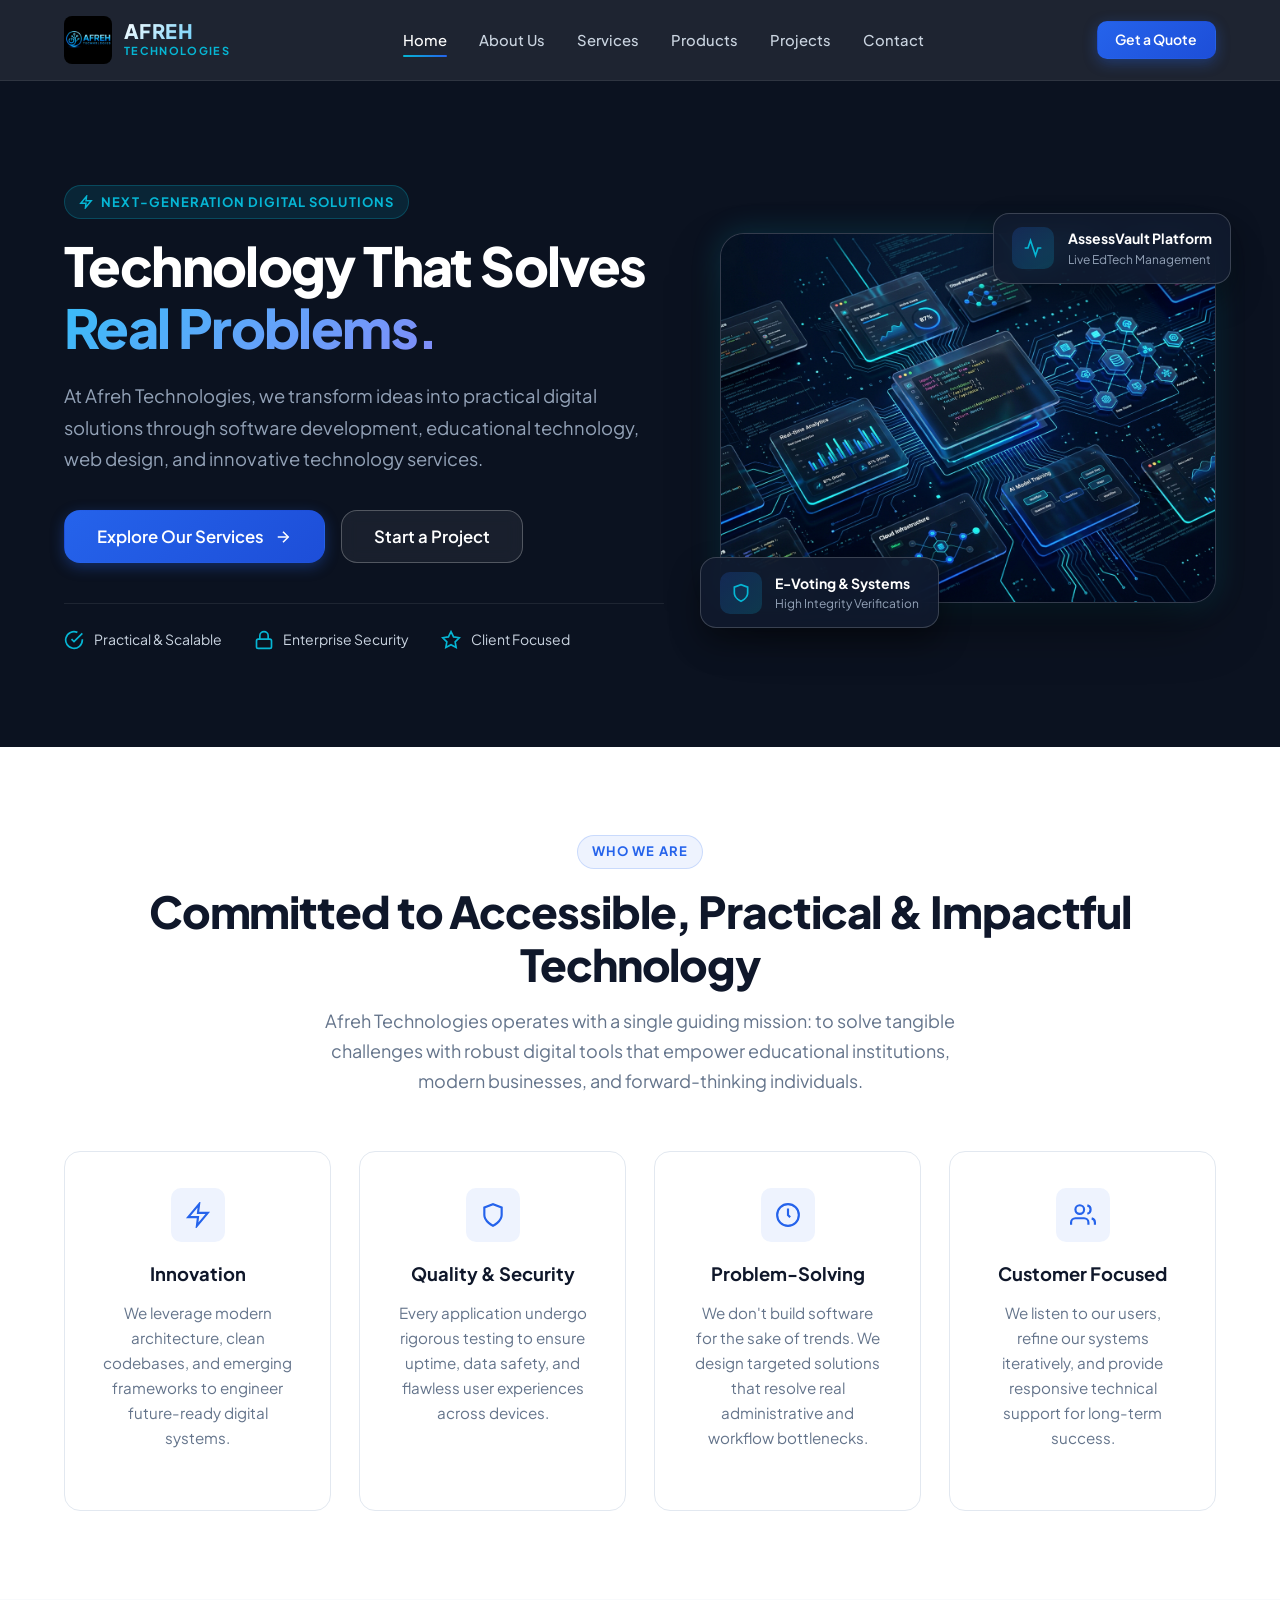
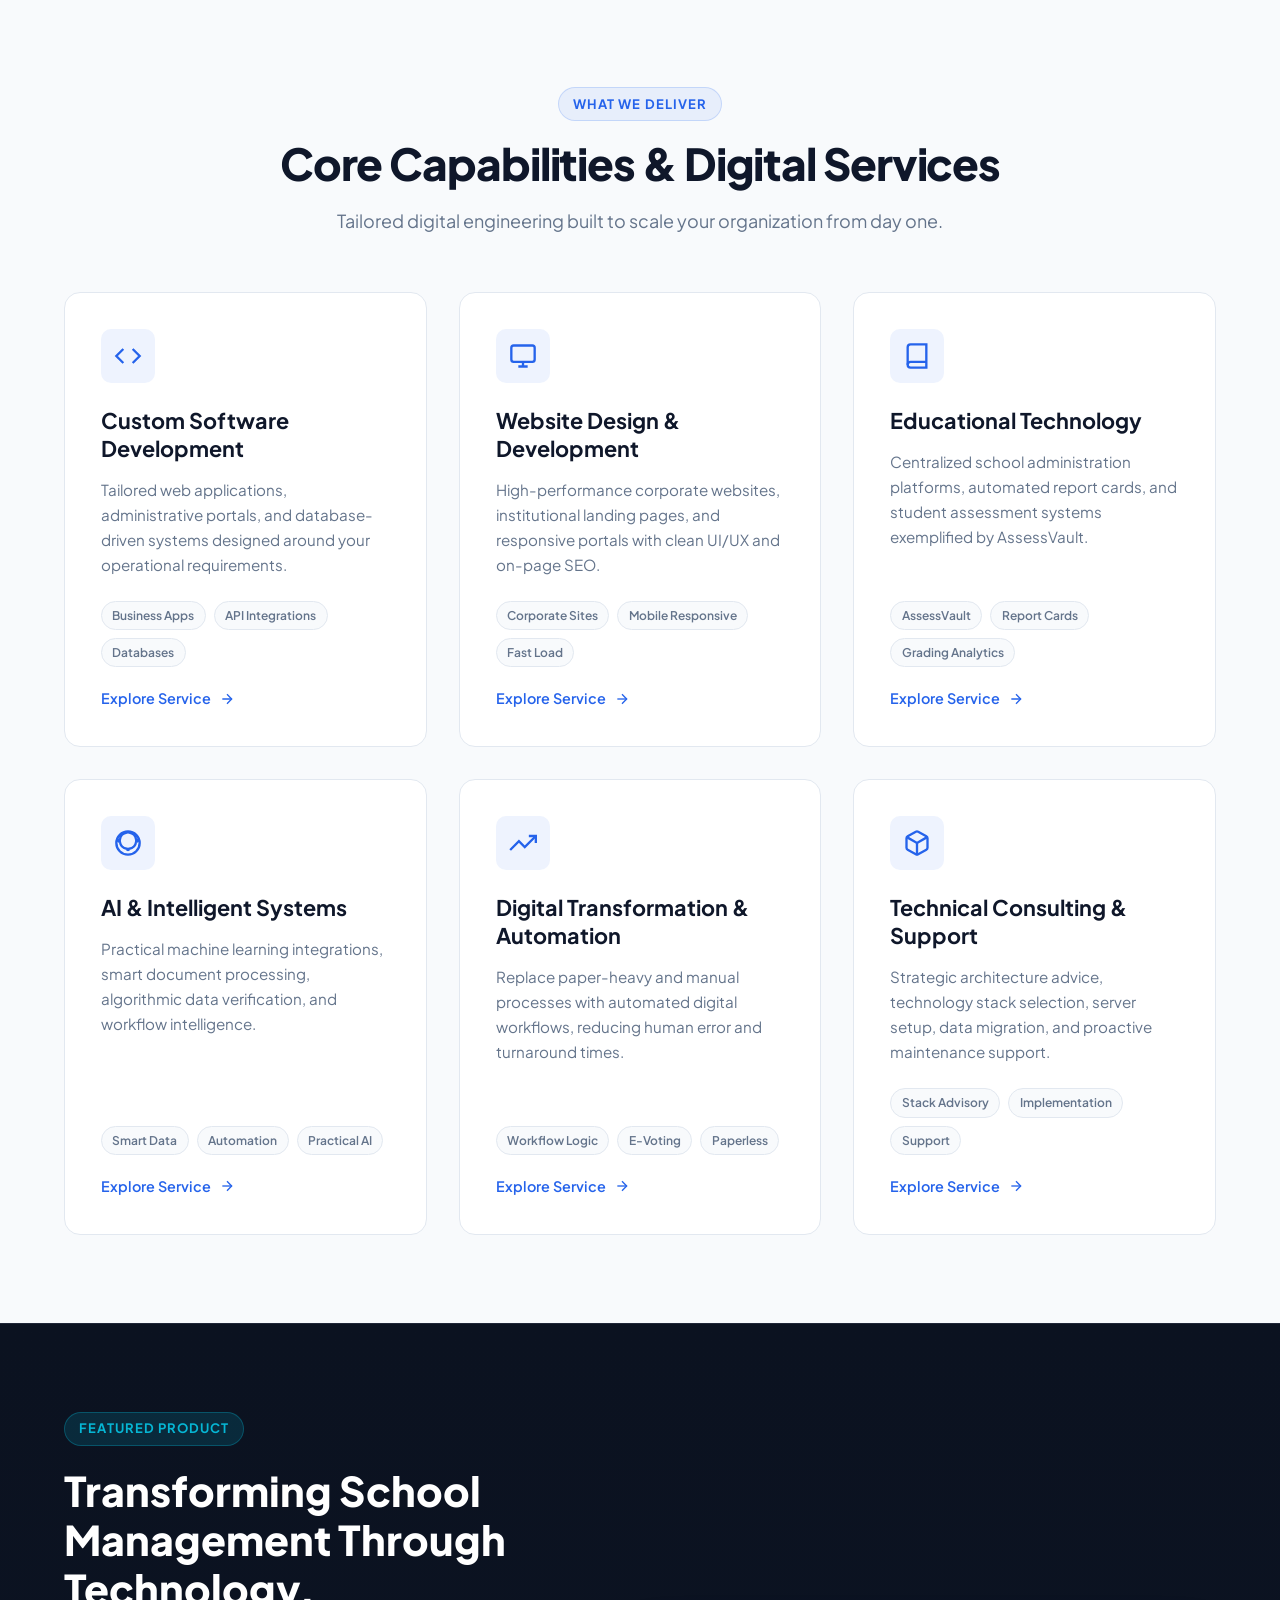
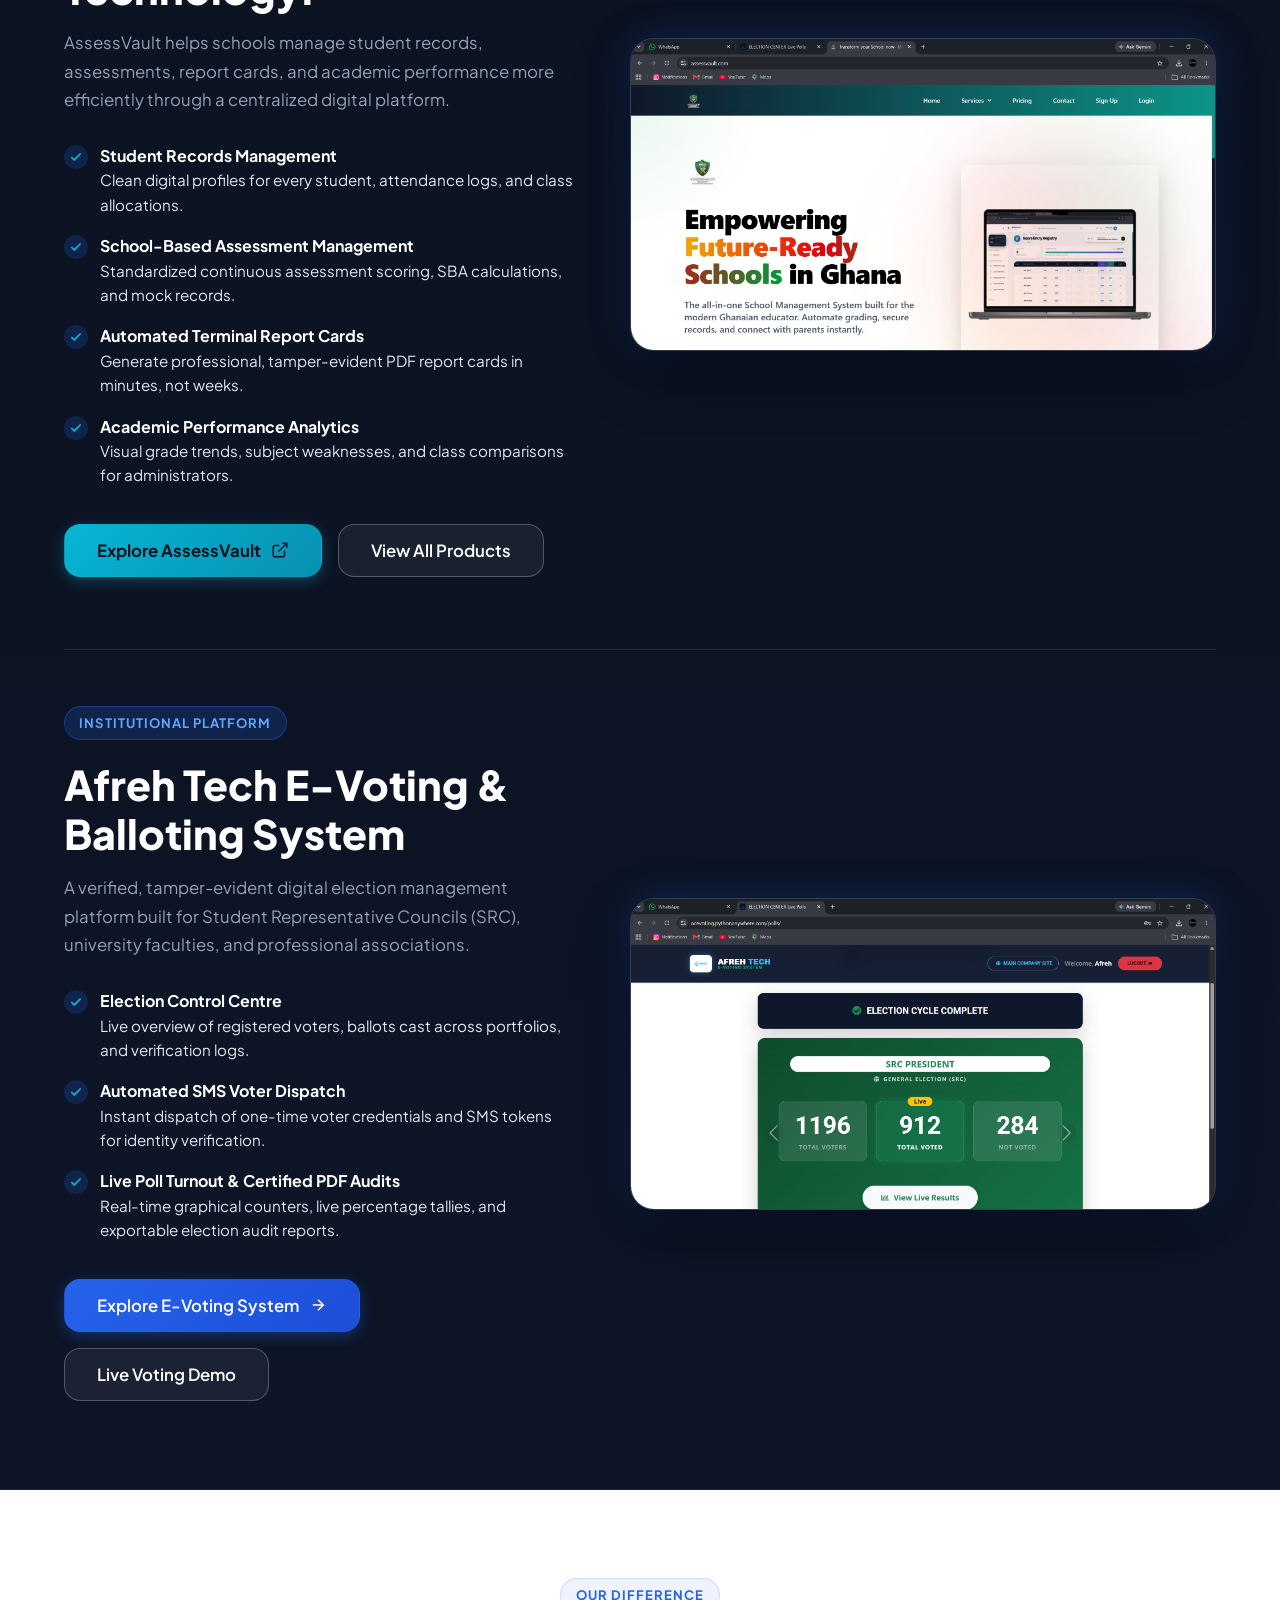
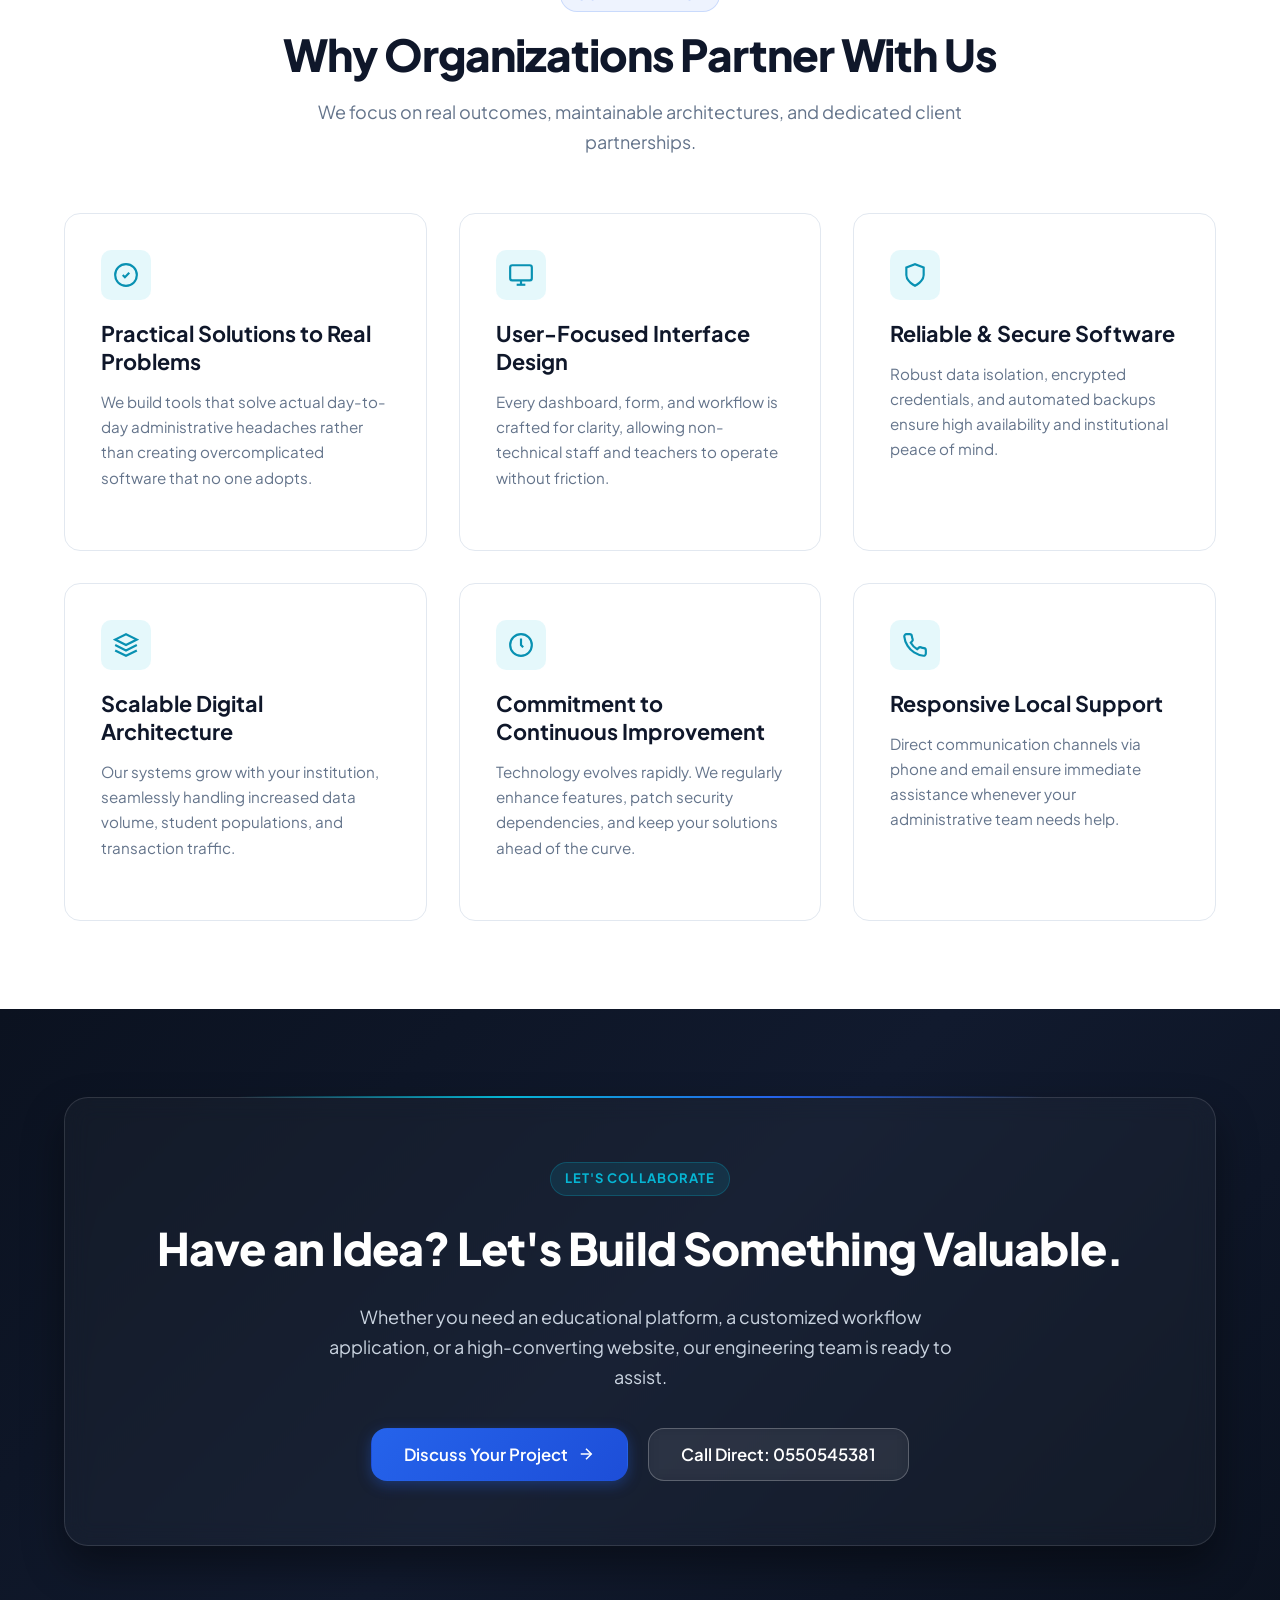
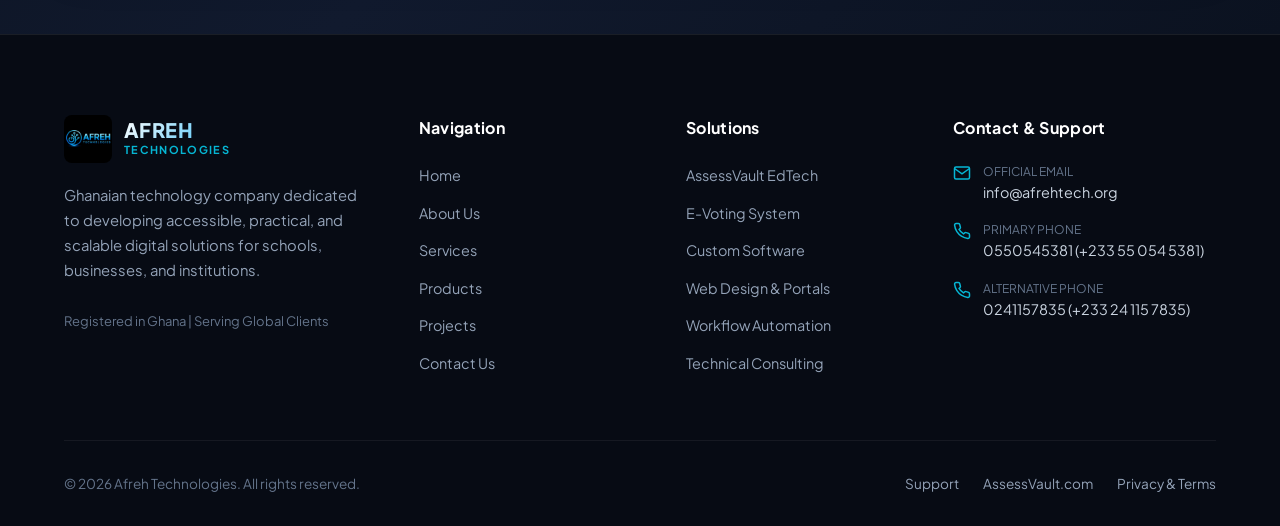
<file: index.html>
<!DOCTYPE html>
<html lang="en">
<head>
  <meta charset="UTF-8">
  <meta name="viewport" content="width=device-width, initial-scale=1.0">
  <title>Afreh Technologies | Software Development, EdTech & Digital Solutions</title>
  <meta name="description" content="Afreh Technologies is a premier Ghanaian technology company delivering custom software, educational platforms like AssessVault, modern web development, and digital automation.">
  <meta name="keywords" content="Afreh Technologies, AssessVault, software development Ghana, web design Accra, school management system, educational technology, e-voting system">
  <link rel="canonical" href="https://afrehtech.org/">
  <link rel="icon" type="image/svg+xml" href="favicon.svg">

  <!-- Open Graph / Meta -->
  <meta property="og:type" content="website">
  <meta property="og:url" content="https://afrehtech.org/">
  <meta property="og:title" content="Afreh Technologies | Technology That Solves Real Problems">
  <meta property="og:description" content="We transform ideas into practical digital solutions through software development, educational technology, and scalable web solutions.">
  <meta property="og:image" content="assets/images/logo.jpg">

  <!-- Google Fonts: Plus Jakarta Sans & Inter -->
  <link rel="preconnect" href="https://fonts.googleapis.com">
  <link rel="preconnect" href="https://fonts.gstatic.com" crossorigin>
  <link href="https://fonts.googleapis.com/css2?family=Plus+Jakarta+Sans:wght@400;500;600;700;800&family=Inter:wght@400;500;600&display=swap" rel="stylesheet">

  <link rel="stylesheet" href="assets/css/style.css">
</head>
<body>

  <!-- Site Header -->
  <header class="site-header" id="site-header">
    <div class="container nav-container">
      <a href="index.html" class="brand-logo" aria-label="Afreh Technologies Home">
        <img src="assets/images/logo.jpg" alt="Afreh Technologies Logo" width="48" height="48">
        <div class="brand-name-wrap">
          <span class="brand-title">AFREH</span>
          <span class="brand-tagline">Technologies</span>
        </div>
      </a>

      <!-- Desktop & Mobile Nav Menu -->
      <nav aria-label="Main Navigation">
        <ul class="nav-menu" id="nav-menu">
          <li><a href="index.html" class="nav-link active">Home</a></li>
          <li><a href="about.html" class="nav-link">About Us</a></li>
          <li><a href="services.html" class="nav-link">Services</a></li>
          <li><a href="products.html" class="nav-link">Products</a></li>
          <li><a href="projects.html" class="nav-link">Projects</a></li>
          <li><a href="contact.html" class="nav-link">Contact</a></li>
        </ul>
      </nav>

      <div class="nav-cta">
        <a href="contact.html" class="btn btn-primary btn-sm">Get a Quote</a>
      </div>

      <!-- Mobile Hamburger Toggle -->
      <button class="mobile-toggle" id="mobile-toggle" aria-label="Toggle navigation menu" aria-expanded="false" aria-controls="nav-menu">
        <span class="hamburger-line"></span>
        <span class="hamburger-line"></span>
        <span class="hamburger-line"></span>
      </button>
    </div>
  </header>

  <main id="main-content">
    <!-- Hero Section -->
    <section class="hero-home">
      <div class="container">
        <div class="hero-grid">
          <div class="hero-content">
            <span class="section-tag cyan-tag">
              <svg width="14" height="14" viewBox="0 0 24 24" fill="none" stroke="currentColor" stroke-width="2.5"><polygon points="13 2 3 14 12 14 11 22 21 10 12 10 13 2"></polygon></svg>
              Next-Generation Digital Solutions
            </span>
            <h1 class="hero-headline">Technology That Solves <span class="gradient-text">Real Problems.</span></h1>
            <p class="hero-desc">At Afreh Technologies, we transform ideas into practical digital solutions through software development, educational technology, web design, and innovative technology services.</p>
            
            <div class="hero-actions">
              <a href="services.html" class="btn btn-primary btn-lg">
                Explore Our Services
                <svg width="18" height="18" viewBox="0 0 24 24" fill="none" stroke="currentColor" stroke-width="2"><line x1="5" y1="12" x2="19" y2="12"></line><polyline points="12 5 19 12 12 19"></polyline></svg>
              </a>
              <a href="contact.html" class="btn btn-outline-white btn-lg">Start a Project</a>
            </div>

            <div class="hero-trust">
              <div class="trust-item">
                <svg width="20" height="20" viewBox="0 0 24 24" fill="none" stroke="currentColor" stroke-width="2"><path d="M22 11.08V12a10 10 0 1 1-5.93-9.14"></path><polyline points="22 4 12 14.01 9 11.01"></polyline></svg>
                <span>Practical & Scalable</span>
              </div>
              <div class="trust-item">
                <svg width="20" height="20" viewBox="0 0 24 24" fill="none" stroke="currentColor" stroke-width="2"><rect x="3" y="11" width="18" height="11" rx="2" ry="2"></rect><path d="M7 11V7a5 5 0 0 1 10 0v4"></path></svg>
                <span>Enterprise Security</span>
              </div>
              <div class="trust-item">
                <svg width="20" height="20" viewBox="0 0 24 24" fill="none" stroke="currentColor" stroke-width="2"><polygon points="12 2 15.09 8.26 22 9.27 17 14.14 18.18 21.02 12 17.77 5.82 21.02 7 14.14 2 9.27 8.91 8.26 12 2"></polygon></svg>
                <span>Client Focused</span>
              </div>
            </div>
          </div>

          <div class="hero-visual">
            <div class="hero-image-frame">
              <img src="assets/images/hero-tech.jpg" alt="Afreh Technologies Digital Engineering and Cloud Infrastructure" width="600" height="450" loading="eager">
            </div>

            <!-- Floating Badges for Visual Depth -->
            <div class="floating-badge badge-top">
              <div class="badge-icon">
                <svg width="20" height="20" viewBox="0 0 24 24" fill="none" stroke="currentColor" stroke-width="2"><polyline points="22 12 18 12 15 21 9 3 6 12 2 12"></polyline></svg>
              </div>
              <div class="badge-text">
                <span class="badge-title">AssessVault Platform</span>
                <span class="badge-sub">Live EdTech Management</span>
              </div>
            </div>

            <div class="floating-badge badge-bottom">
              <div class="badge-icon">
                <svg width="20" height="20" viewBox="0 0 24 24" fill="none" stroke="currentColor" stroke-width="2"><path d="M12 22s8-4 8-10V5l-8-3-8 3v7c0 6 8 10 8 10z"></path></svg>
              </div>
              <div class="badge-text">
                <span class="badge-title">E-Voting & Systems</span>
                <span class="badge-sub">High Integrity Verification</span>
              </div>
            </div>
          </div>
        </div>
      </div>
    </section>

    <!-- Section 3: Introduction & Core Pillars -->
    <section class="section section-light" id="about-intro">
      <div class="container">
        <div class="section-header text-center">
          <span class="section-tag">Who We Are</span>
          <h2 class="section-title">Committed to Accessible, Practical & Impactful Technology</h2>
          <p class="section-subtitle centered">Afreh Technologies operates with a single guiding mission: to solve tangible challenges with robust digital tools that empower educational institutions, modern businesses, and forward-thinking individuals.</p>
        </div>

        <div class="grid-4">
          <div class="service-card text-center">
            <div class="card-icon" style="margin: 0 auto 1.25rem;">
              <svg width="26" height="26" viewBox="0 0 24 24" fill="none" stroke="currentColor" stroke-width="2"><polygon points="13 2 3 14 12 14 11 22 21 10 12 10 13 2"></polygon></svg>
            </div>
            <h3 class="card-title" style="font-size: 1.15rem;">Innovation</h3>
            <p class="card-text">We leverage modern architecture, clean codebases, and emerging frameworks to engineer future-ready digital systems.</p>
          </div>

          <div class="service-card text-center">
            <div class="card-icon" style="margin: 0 auto 1.25rem;">
              <svg width="26" height="26" viewBox="0 0 24 24" fill="none" stroke="currentColor" stroke-width="2"><path d="M12 22s8-4 8-10V5l-8-3-8 3v7c0 6 8 10 8 10z"></path></svg>
            </div>
            <h3 class="card-title" style="font-size: 1.15rem;">Quality & Security</h3>
            <p class="card-text">Every application undergo rigorous testing to ensure uptime, data safety, and flawless user experiences across devices.</p>
          </div>

          <div class="service-card text-center">
            <div class="card-icon" style="margin: 0 auto 1.25rem;">
              <svg width="26" height="26" viewBox="0 0 24 24" fill="none" stroke="currentColor" stroke-width="2"><circle cx="12" cy="12" r="10"></circle><polyline points="12 6 12 12 14 14"></polyline></svg>
            </div>
            <h3 class="card-title" style="font-size: 1.15rem;">Problem-Solving</h3>
            <p class="card-text">We don't build software for the sake of trends. We design targeted solutions that resolve real administrative and workflow bottlenecks.</p>
          </div>

          <div class="service-card text-center">
            <div class="card-icon" style="margin: 0 auto 1.25rem;">
              <svg width="26" height="26" viewBox="0 0 24 24" fill="none" stroke="currentColor" stroke-width="2"><path d="M17 21v-2a4 4 0 0 0-4-4H5a4 4 0 0 0-4 4v2"></path><circle cx="9" cy="7" r="4"></circle><path d="M23 21v-2a4 4 0 0 0-3-3.87"></path><path d="M16 3.13a4 4 0 0 1 0 7.75"></path></svg>
            </div>
            <h3 class="card-title" style="font-size: 1.15rem;">Customer Focused</h3>
            <p class="card-text">We listen to our users, refine our systems iteratively, and provide responsive technical support for long-term success.</p>
          </div>
        </div>
      </div>
    </section>

    <!-- Section 4: Services Overview -->
    <section class="section section-alt" id="services-overview">
      <div class="container">
        <div class="section-header text-center">
          <span class="section-tag">What We Deliver</span>
          <h2 class="section-title">Core Capabilities & Digital Services</h2>
          <p class="section-subtitle centered">Tailored digital engineering built to scale your organization from day one.</p>
        </div>

        <div class="grid-3">
          <!-- 1. Custom Software -->
          <article class="service-card">
            <div class="card-icon">
              <svg width="28" height="28" viewBox="0 0 24 24" fill="none" stroke="currentColor" stroke-width="2"><polyline points="16 18 22 12 16 6"></polyline><polyline points="8 6 2 12 8 18"></polyline></svg>
            </div>
            <h3 class="card-title">Custom Software Development</h3>
            <p class="card-text">Tailored web applications, administrative portals, and database-driven systems designed around your operational requirements.</p>
            <div class="card-tags">
              <span class="tag-chip">Business Apps</span>
              <span class="tag-chip">API Integrations</span>
              <span class="tag-chip">Databases</span>
            </div>
            <a href="services.html#custom-software" class="card-link">
              Explore Service 
              <svg width="16" height="16" viewBox="0 0 24 24" fill="none" stroke="currentColor" stroke-width="2"><line x1="5" y1="12" x2="19" y2="12"></line><polyline points="12 5 19 12 12 19"></polyline></svg>
            </a>
          </article>

          <!-- 2. Web Design -->
          <article class="service-card">
            <div class="card-icon">
              <svg width="28" height="28" viewBox="0 0 24 24" fill="none" stroke="currentColor" stroke-width="2"><rect x="2" y="3" width="20" height="14" rx="2" ry="2"></rect><line x1="8" y1="21" x2="16" y2="21"></line><line x1="12" y1="17" x2="12" y2="21"></line></svg>
            </div>
            <h3 class="card-title">Website Design & Development</h3>
            <p class="card-text">High-performance corporate websites, institutional landing pages, and responsive portals with clean UI/UX and on-page SEO.</p>
            <div class="card-tags">
              <span class="tag-chip">Corporate Sites</span>
              <span class="tag-chip">Mobile Responsive</span>
              <span class="tag-chip">Fast Load</span>
            </div>
            <a href="services.html#web-development" class="card-link">
              Explore Service 
              <svg width="16" height="16" viewBox="0 0 24 24" fill="none" stroke="currentColor" stroke-width="2"><line x1="5" y1="12" x2="19" y2="12"></line><polyline points="12 5 19 12 12 19"></polyline></svg>
            </a>
          </article>

          <!-- 3. EdTech -->
          <article class="service-card">
            <div class="card-icon">
              <svg width="28" height="28" viewBox="0 0 24 24" fill="none" stroke="currentColor" stroke-width="2"><path d="M4 19.5A2.5 2.5 0 0 1 6.5 17H20"></path><path d="M6.5 2H20v20H6.5A2.5 2.5 0 0 1 4 19.5v-15A2.5 2.5 0 0 1 6.5 2z"></path></svg>
            </div>
            <h3 class="card-title">Educational Technology</h3>
            <p class="card-text">Centralized school administration platforms, automated report cards, and student assessment systems exemplified by AssessVault.</p>
            <div class="card-tags">
              <span class="tag-chip">AssessVault</span>
              <span class="tag-chip">Report Cards</span>
              <span class="tag-chip">Grading Analytics</span>
            </div>
            <a href="services.html#edtech" class="card-link">
              Explore Service 
              <svg width="16" height="16" viewBox="0 0 24 24" fill="none" stroke="currentColor" stroke-width="2"><line x1="5" y1="12" x2="19" y2="12"></line><polyline points="12 5 19 12 12 19"></polyline></svg>
            </a>
          </article>

          <!-- 4. AI & Intelligent Systems -->
          <article class="service-card">
            <div class="card-icon">
              <svg width="28" height="28" viewBox="0 0 24 24" fill="none" stroke="currentColor" stroke-width="2"><path d="M12 2a10 10 0 1 0 10 10A10 10 0 0 0 12 2zm1 14.93V17a1 1 0 0 1-2 0v-.07A7 7 0 0 1 5.07 11H5a1 1 0 0 1 0-2h.07A7 7 0 0 1 11 3.07V3a1 1 0 0 1 2 0v.07A7 7 0 0 1 18.93 9H19a1 1 0 0 1 0 2h-.07A7 7 0 0 1 13 16.93z"></path></svg>
            </div>
            <h3 class="card-title">AI & Intelligent Systems</h3>
            <p class="card-text">Practical machine learning integrations, smart document processing, algorithmic data verification, and workflow intelligence.</p>
            <div class="card-tags">
              <span class="tag-chip">Smart Data</span>
              <span class="tag-chip">Automation</span>
              <span class="tag-chip">Practical AI</span>
            </div>
            <a href="services.html#ai-systems" class="card-link">
              Explore Service 
              <svg width="16" height="16" viewBox="0 0 24 24" fill="none" stroke="currentColor" stroke-width="2"><line x1="5" y1="12" x2="19" y2="12"></line><polyline points="12 5 19 12 12 19"></polyline></svg>
            </a>
          </article>

          <!-- 5. Digital Transformation -->
          <article class="service-card">
            <div class="card-icon">
              <svg width="28" height="28" viewBox="0 0 24 24" fill="none" stroke="currentColor" stroke-width="2"><polyline points="23 6 13.5 15.5 8.5 10.5 1 18"></polyline><polyline points="17 6 23 6 23 12"></polyline></svg>
            </div>
            <h3 class="card-title">Digital Transformation & Automation</h3>
            <p class="card-text">Replace paper-heavy and manual processes with automated digital workflows, reducing human error and turnaround times.</p>
            <div class="card-tags">
              <span class="tag-chip">Workflow Logic</span>
              <span class="tag-chip">E-Voting</span>
              <span class="tag-chip">Paperless</span>
            </div>
            <a href="services.html#automation" class="card-link">
              Explore Service 
              <svg width="16" height="16" viewBox="0 0 24 24" fill="none" stroke="currentColor" stroke-width="2"><line x1="5" y1="12" x2="19" y2="12"></line><polyline points="12 5 19 12 12 19"></polyline></svg>
            </a>
          </article>

          <!-- 6. Technical Consulting -->
          <article class="service-card">
            <div class="card-icon">
              <svg width="28" height="28" viewBox="0 0 24 24" fill="none" stroke="currentColor" stroke-width="2"><path d="M21 16V8a2 2 0 0 0-1-1.73l-7-4a2 2 0 0 0-2 0l-7 4A2 2 0 0 0 3 8v8a2 2 0 0 0 1 1.73l7 4a2 2 0 0 0 2 0l7-4A2 2 0 0 0 21 16z"></path><polyline points="3.27 6.96 12 12.01 20.73 6.96"></polyline><line x1="12" y1="22.08" x2="12" y2="12"></line></svg>
            </div>
            <h3 class="card-title">Technical Consulting & Support</h3>
            <p class="card-text">Strategic architecture advice, technology stack selection, server setup, data migration, and proactive maintenance support.</p>
            <div class="card-tags">
              <span class="tag-chip">Stack Advisory</span>
              <span class="tag-chip">Implementation</span>
              <span class="tag-chip">Support</span>
            </div>
            <a href="services.html#consulting" class="card-link">
              Explore Service 
              <svg width="16" height="16" viewBox="0 0 24 24" fill="none" stroke="currentColor" stroke-width="2"><line x1="5" y1="12" x2="19" y2="12"></line><polyline points="12 5 19 12 12 19"></polyline></svg>
            </a>
          </article>
        </div>
      </div>
    </section>

    <!-- Section 5: Featured Product — AssessVault -->
    <section class="section product-spotlight" id="featured-assessvault">
      <div class="container">
        <div class="spotlight-grid">
          <div class="spotlight-content">
            <span class="spotlight-badge">Featured Product</span>
            <h2 class="spotlight-title">Transforming School Management Through Technology.</h2>
            <p class="spotlight-desc">AssessVault helps schools manage student records, assessments, report cards, and academic performance more efficiently through a centralized digital platform.</p>

            <ul class="spotlight-features">
              <li class="spotlight-item">
                <div class="spotlight-icon">
                  <svg width="14" height="14" viewBox="0 0 24 24" fill="none" stroke="currentColor" stroke-width="3"><polyline points="20 6 9 17 4 12"></polyline></svg>
                </div>
                <div class="spotlight-item-text">
                  <strong>Student Records Management</strong>
                  Clean digital profiles for every student, attendance logs, and class allocations.
                </div>
              </li>
              <li class="spotlight-item">
                <div class="spotlight-icon">
                  <svg width="14" height="14" viewBox="0 0 24 24" fill="none" stroke="currentColor" stroke-width="3"><polyline points="20 6 9 17 4 12"></polyline></svg>
                </div>
                <div class="spotlight-item-text">
                  <strong>School-Based Assessment Management</strong>
                  Standardized continuous assessment scoring, SBA calculations, and mock records.
                </div>
              </li>
              <li class="spotlight-item">
                <div class="spotlight-icon">
                  <svg width="14" height="14" viewBox="0 0 24 24" fill="none" stroke="currentColor" stroke-width="3"><polyline points="20 6 9 17 4 12"></polyline></svg>
                </div>
                <div class="spotlight-item-text">
                  <strong>Automated Terminal Report Cards</strong>
                  Generate professional, tamper-evident PDF report cards in minutes, not weeks.
                </div>
              </li>
              <li class="spotlight-item">
                <div class="spotlight-icon">
                  <svg width="14" height="14" viewBox="0 0 24 24" fill="none" stroke="currentColor" stroke-width="3"><polyline points="20 6 9 17 4 12"></polyline></svg>
                </div>
                <div class="spotlight-item-text">
                  <strong>Academic Performance Analytics</strong>
                  Visual grade trends, subject weaknesses, and class comparisons for administrators.
                </div>
              </li>
            </ul>

            <div style="display: flex; flex-wrap: wrap; gap: 1rem; align-items: center;">
              <a href="https://assessvault.com/" target="_blank" rel="noopener noreferrer" class="btn btn-accent btn-lg">
                Explore AssessVault
                <svg width="18" height="18" viewBox="0 0 24 24" fill="none" stroke="currentColor" stroke-width="2"><path d="M18 13v6a2 2 0 0 1-2 2H5a2 2 0 0 1-2-2V8a2 2 0 0 1 2-2h6"></path><polyline points="15 3 21 3 21 9"></polyline><line x1="10" y1="14" x2="21" y2="3"></line></svg>
              </a>
              <a href="products.html" class="btn btn-outline-white btn-lg">View All Products</a>
            </div>
          </div>

          <div class="spotlight-visual">
            <div class="spotlight-mockup">
              <img src="assets/images/assessvault-live.png" alt="AssessVault Live School Management & Academic Performance Dashboard" width="640" height="360" loading="lazy">
            </div>
          </div>
        </div>

        <!-- Secondary Spotlight: Afreh Tech E-Voting System -->
        <div style="margin-top: 4.5rem; padding-top: 3.5rem; border-top: 1px solid rgba(255, 255, 255, 0.1);">
          <div class="spotlight-grid">
            <div class="spotlight-visual" style="order: 2;">
              <div class="spotlight-mockup">
                <img src="assets/images/evote-control-center.png" alt="Afreh Tech E-Voting Election Control Centre Dashboard" width="640" height="360" loading="lazy">
              </div>
            </div>

            <div class="spotlight-content" style="order: 1;">
              <span class="spotlight-badge" style="background: rgba(37, 99, 235, 0.2); border-color: rgba(37, 99, 235, 0.4); color: #60A5FA;">Institutional Platform</span>
              <h2 class="spotlight-title">Afreh Tech E-Voting & Balloting System</h2>
              <p class="spotlight-desc">
                A verified, tamper-evident digital election management platform built for Student Representative Councils (SRC), university faculties, and professional associations.
              </p>

              <ul class="spotlight-features">
                <li class="spotlight-item">
                  <div class="spotlight-icon">
                    <svg width="14" height="14" viewBox="0 0 24 24" fill="none" stroke="currentColor" stroke-width="3"><polyline points="20 6 9 17 4 12"></polyline></svg>
                  </div>
                  <div class="spotlight-item-text">
                    <strong>Election Control Centre</strong>
                    Live overview of registered voters, ballots cast across portfolios, and verification logs.
                  </div>
                </li>
                <li class="spotlight-item">
                  <div class="spotlight-icon">
                    <svg width="14" height="14" viewBox="0 0 24 24" fill="none" stroke="currentColor" stroke-width="3"><polyline points="20 6 9 17 4 12"></polyline></svg>
                  </div>
                  <div class="spotlight-item-text">
                    <strong>Automated SMS Voter Dispatch</strong>
                    Instant dispatch of one-time voter credentials and SMS tokens for identity verification.
                  </div>
                </li>
                <li class="spotlight-item">
                  <div class="spotlight-icon">
                    <svg width="14" height="14" viewBox="0 0 24 24" fill="none" stroke="currentColor" stroke-width="3"><polyline points="20 6 9 17 4 12"></polyline></svg>
                  </div>
                  <div class="spotlight-item-text">
                    <strong>Live Poll Turnout & Certified PDF Audits</strong>
                    Real-time graphical counters, live percentage tallies, and exportable election audit reports.
                  </div>
                </li>
              </ul>

              <div style="display: flex; flex-wrap: wrap; gap: 1rem; align-items: center;">
                <a href="projects.html#evoting" class="btn btn-primary btn-lg">
                  Explore E-Voting System
                  <svg width="18" height="18" viewBox="0 0 24 24" fill="none" stroke="currentColor" stroke-width="2"><line x1="5" y1="12" x2="19" y2="12"></line><polyline points="12 5 19 12 12 19"></polyline></svg>
                </a>
                <a href="https://acevoting.pythonanywhere.com/" target="_blank" rel="noopener noreferrer" class="btn btn-outline-white btn-lg">
                  Live Voting Demo
                </a>
              </div>
            </div>
          </div>
        </div>

      </div>
    </section>

    <!-- Section 6: Why Choose Us -->
    <section class="section section-light" id="why-choose-us">
      <div class="container">
        <div class="section-header text-center">
          <span class="section-tag">Our Difference</span>
          <h2 class="section-title">Why Organizations Partner With Us</h2>
          <p class="section-subtitle centered">We focus on real outcomes, maintainable architectures, and dedicated client partnerships.</p>
        </div>

        <div class="why-grid">
          <div class="why-card">
            <div class="why-icon">
              <svg width="26" height="26" viewBox="0 0 24 24" fill="none" stroke="currentColor" stroke-width="2"><circle cx="12" cy="12" r="10"></circle><path d="m9 12 2 2 4-4"></path></svg>
            </div>
            <h3 class="card-title">Practical Solutions to Real Problems</h3>
            <p class="card-text">We build tools that solve actual day-to-day administrative headaches rather than creating overcomplicated software that no one adopts.</p>
          </div>

          <div class="why-card">
            <div class="why-icon">
              <svg width="26" height="26" viewBox="0 0 24 24" fill="none" stroke="currentColor" stroke-width="2"><rect x="2" y="3" width="20" height="14" rx="2" ry="2"></rect><line x1="8" y1="21" x2="16" y2="21"></line><line x1="12" y1="17" x2="12" y2="21"></line></svg>
            </div>
            <h3 class="card-title">User-Focused Interface Design</h3>
            <p class="card-text">Every dashboard, form, and workflow is crafted for clarity, allowing non-technical staff and teachers to operate without friction.</p>
          </div>

          <div class="why-card">
            <div class="why-icon">
              <svg width="26" height="26" viewBox="0 0 24 24" fill="none" stroke="currentColor" stroke-width="2"><path d="M12 22s8-4 8-10V5l-8-3-8 3v7c0 6 8 10 8 10z"></path></svg>
            </div>
            <h3 class="card-title">Reliable & Secure Software</h3>
            <p class="card-text">Robust data isolation, encrypted credentials, and automated backups ensure high availability and institutional peace of mind.</p>
          </div>

          <div class="why-card">
            <div class="why-icon">
              <svg width="26" height="26" viewBox="0 0 24 24" fill="none" stroke="currentColor" stroke-width="2"><polygon points="12 2 2 7 12 12 22 7 12 2"></polygon><polyline points="2 17 12 22 22 17"></polyline><polyline points="2 12 12 17 22 12"></polyline></svg>
            </div>
            <h3 class="card-title">Scalable Digital Architecture</h3>
            <p class="card-text">Our systems grow with your institution, seamlessly handling increased data volume, student populations, and transaction traffic.</p>
          </div>

          <div class="why-card">
            <div class="why-icon">
              <svg width="26" height="26" viewBox="0 0 24 24" fill="none" stroke="currentColor" stroke-width="2"><circle cx="12" cy="12" r="10"></circle><polyline points="12 6 12 12 14 14"></polyline></svg>
            </div>
            <h3 class="card-title">Commitment to Continuous Improvement</h3>
            <p class="card-text">Technology evolves rapidly. We regularly enhance features, patch security dependencies, and keep your solutions ahead of the curve.</p>
          </div>

          <div class="why-card">
            <div class="why-icon">
              <svg width="26" height="26" viewBox="0 0 24 24" fill="none" stroke="currentColor" stroke-width="2"><path d="M22 16.92v3a2 2 0 0 1-2.18 2 19.79 19.79 0 0 1-8.63-3.07 19.5 19.5 0 0 1-6-6 19.79 19.79 0 0 1-3.07-8.67A2 2 0 0 1 4.11 2h3a2 2 0 0 1 2 1.72 12.84 12.84 0 0 0 .7 2.81 2 2 0 0 1-.45 2.11L8.09 9.91a16 16 0 0 0 6 6l1.27-1.27a2 2 0 0 1 2.11-.45 12.84 12.84 0 0 0 2.81.7A2 2 0 0 1 22 16.92z"></path></svg>
            </div>
            <h3 class="card-title">Responsive Local Support</h3>
            <p class="card-text">Direct communication channels via phone and email ensure immediate assistance whenever your administrative team needs help.</p>
          </div>
        </div>
      </div>
    </section>

    <!-- Section 7: Call to Action -->
    <section class="cta-section">
      <div class="container">
        <div class="cta-box">
          <span class="section-tag cyan-tag">Let's Collaborate</span>
          <h2 class="cta-title">Have an Idea? Let's Build Something Valuable.</h2>
          <p class="cta-desc">Whether you need an educational platform, a customized workflow application, or a high-converting website, our engineering team is ready to assist.</p>
          <div class="cta-buttons">
            <a href="contact.html" class="btn btn-primary btn-lg">
              Discuss Your Project
              <svg width="18" height="18" viewBox="0 0 24 24" fill="none" stroke="currentColor" stroke-width="2"><line x1="5" y1="12" x2="19" y2="12"></line><polyline points="12 5 19 12 12 19"></polyline></svg>
            </a>
            <a href="tel:0550545381" class="btn btn-outline-white btn-lg">
              Call Direct: 0550545381
            </a>
          </div>
        </div>
      </div>
    </section>
  </main>

  <!-- Site Footer -->
  <footer class="site-footer">
    <div class="container">
      <div class="footer-grid">
        <div class="footer-col-brand">
          <a href="index.html" class="brand-logo" aria-label="Afreh Technologies Home">
            <img src="assets/images/logo.jpg" alt="Afreh Technologies Logo" width="44" height="44">
            <div class="brand-name-wrap">
              <span class="brand-title">AFREH</span>
              <span class="brand-tagline">Technologies</span>
            </div>
          </a>
          <p>Ghanaian technology company dedicated to developing accessible, practical, and scalable digital solutions for schools, businesses, and institutions.</p>
          <div style="font-size: 0.8125rem; color: #64748B;">Registered in Ghana | Serving Global Clients</div>
        </div>

        <div>
          <h4 class="footer-col-title">Navigation</h4>
          <ul class="footer-links">
            <li><a href="index.html">Home</a></li>
            <li><a href="about.html">About Us</a></li>
            <li><a href="services.html">Services</a></li>
            <li><a href="products.html">Products</a></li>
            <li><a href="projects.html">Projects</a></li>
            <li><a href="contact.html">Contact Us</a></li>
          </ul>
        </div>

        <div>
          <h4 class="footer-col-title">Solutions</h4>
          <ul class="footer-links">
            <li><a href="products.html#assessvault">AssessVault EdTech</a></li>
            <li><a href="projects.html#evoting">E-Voting System</a></li>
            <li><a href="services.html#custom-software">Custom Software</a></li>
            <li><a href="services.html#web-development">Web Design & Portals</a></li>
            <li><a href="services.html#automation">Workflow Automation</a></li>
            <li><a href="services.html#consulting">Technical Consulting</a></li>
          </ul>
        </div>

        <div>
          <h4 class="footer-col-title">Contact & Support</h4>
          <div class="footer-contact-item">
            <svg width="18" height="18" viewBox="0 0 24 24" fill="none" stroke="currentColor" stroke-width="2"><path d="M4 4h16c1.1 0 2 .9 2 2v12c0 1.1-.9 2-2 2H4c-1.1 0-2-.9-2-2V6c0-1.1.9-2 2-2z"></path><polyline points="22,6 12,13 2,6"></polyline></svg>
            <div>
              <span style="display:block; font-size: 0.75rem; text-transform:uppercase; color: #64748B;">Official Email</span>
              <a href="mailto:info@afrehtech.org">info@afrehtech.org</a>
            </div>
          </div>
          <div class="footer-contact-item">
            <svg width="18" height="18" viewBox="0 0 24 24" fill="none" stroke="currentColor" stroke-width="2"><path d="M22 16.92v3a2 2 0 0 1-2.18 2 19.79 19.79 0 0 1-8.63-3.07 19.5 19.5 0 0 1-6-6 19.79 19.79 0 0 1-3.07-8.67A2 2 0 0 1 4.11 2h3a2 2 0 0 1 2 1.72 12.84 12.84 0 0 0 .7 2.81 2 2 0 0 1-.45 2.11L8.09 9.91a16 16 0 0 0 6 6l1.27-1.27a2 2 0 0 1 2.11-.45 12.84 12.84 0 0 0 2.81.7A2 2 0 0 1 22 16.92z"></path></svg>
            <div>
              <span style="display:block; font-size: 0.75rem; text-transform:uppercase; color: #64748B;">Primary Phone</span>
              <a href="tel:0550545381">0550545381 (+233 55 054 5381)</a>
            </div>
          </div>
          <div class="footer-contact-item">
            <svg width="18" height="18" viewBox="0 0 24 24" fill="none" stroke="currentColor" stroke-width="2"><path d="M22 16.92v3a2 2 0 0 1-2.18 2 19.79 19.79 0 0 1-8.63-3.07 19.5 19.5 0 0 1-6-6 19.79 19.79 0 0 1-3.07-8.67A2 2 0 0 1 4.11 2h3a2 2 0 0 1 2 1.72 12.84 12.84 0 0 0 .7 2.81 2 2 0 0 1-.45 2.11L8.09 9.91a16 16 0 0 0 6 6l1.27-1.27a2 2 0 0 1 2.11-.45 12.84 12.84 0 0 0 2.81.7A2 2 0 0 1 22 16.92z"></path></svg>
            <div>
              <span style="display:block; font-size: 0.75rem; text-transform:uppercase; color: #64748B;">Alternative Phone</span>
              <a href="tel:0241157835">0241157835 (+233 24 115 7835)</a>
            </div>
          </div>
        </div>
      </div>

      <div class="footer-bottom">
        <p>&copy; 2026 Afreh Technologies. All rights reserved.</p>
        <div style="display: flex; gap: 1.5rem;">
          <a href="contact.html">Support</a>
          <a href="https://assessvault.com/" target="_blank" rel="noopener noreferrer">AssessVault.com</a>
          <a href="contact.html">Privacy & Terms</a>
        </div>
      </div>
    </div>
  </footer>

  <script src="assets/js/main.js"></script>
</body>
</html>
</file>
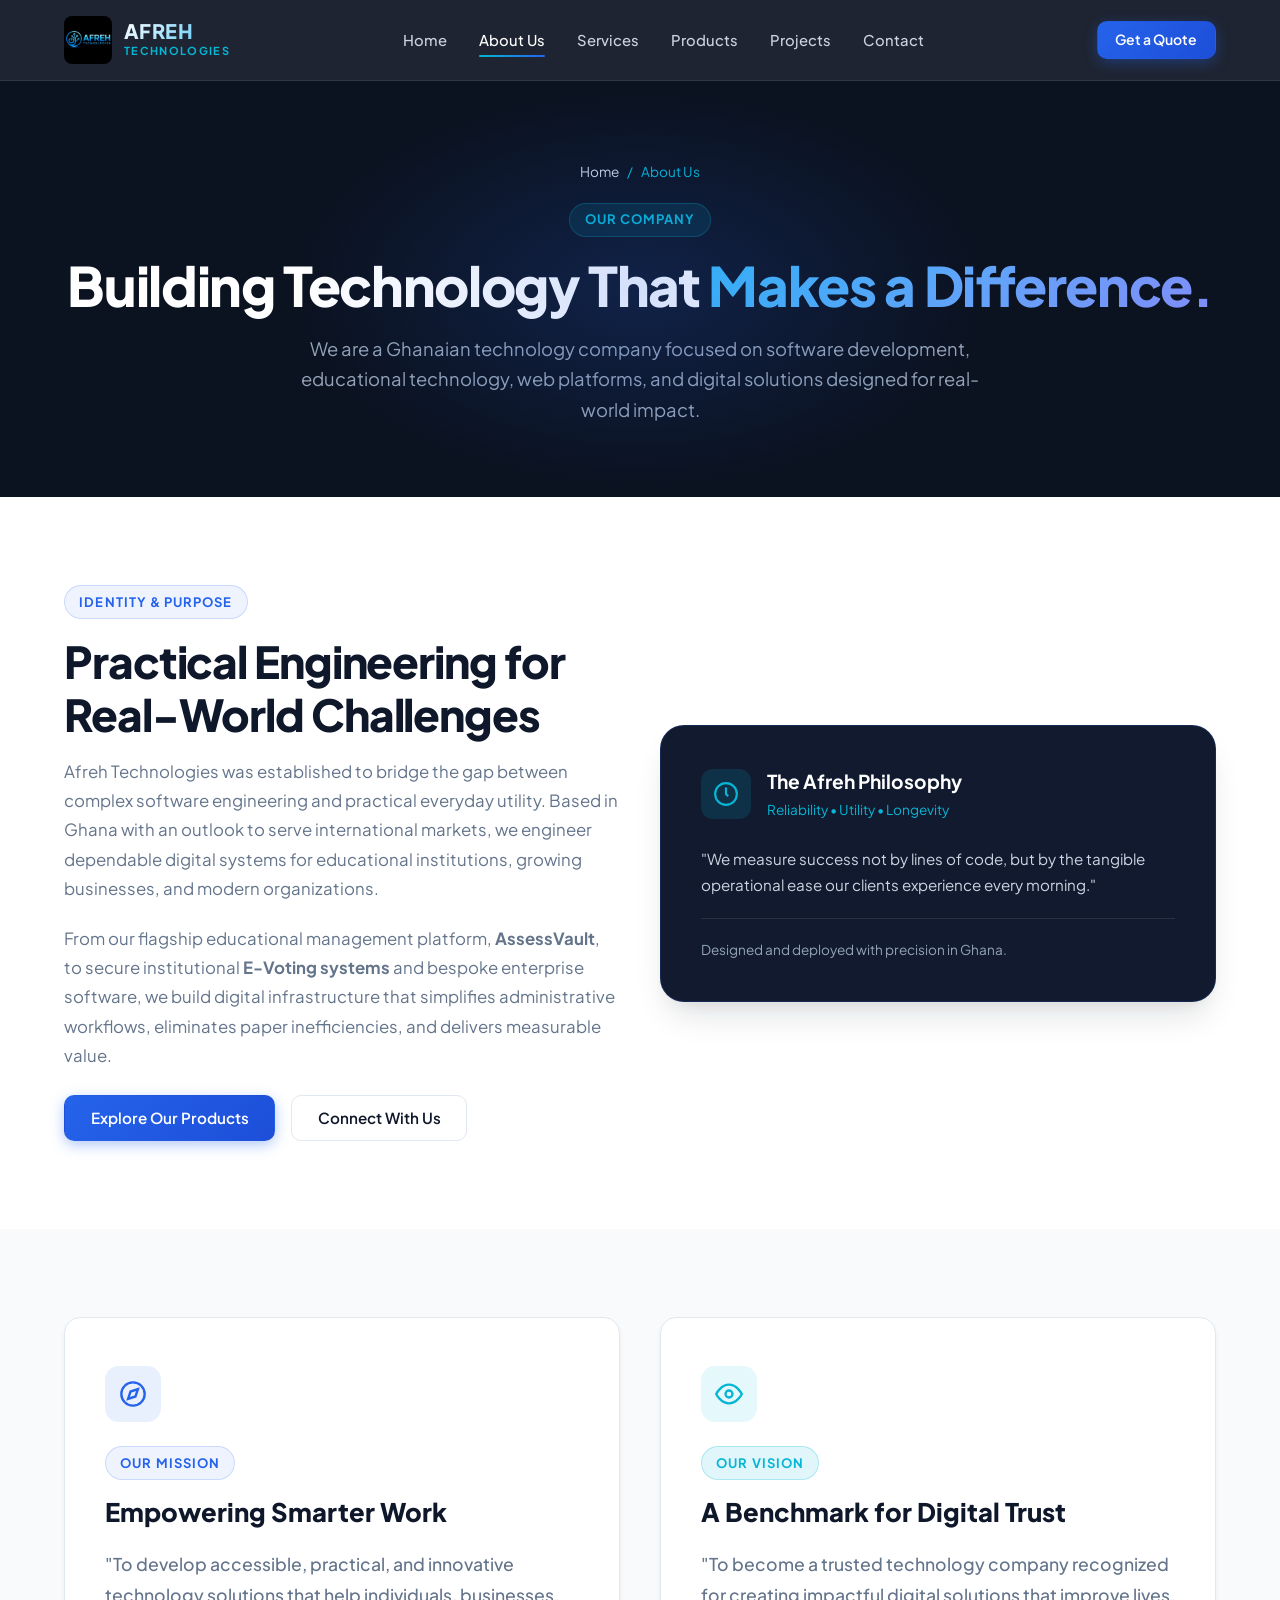
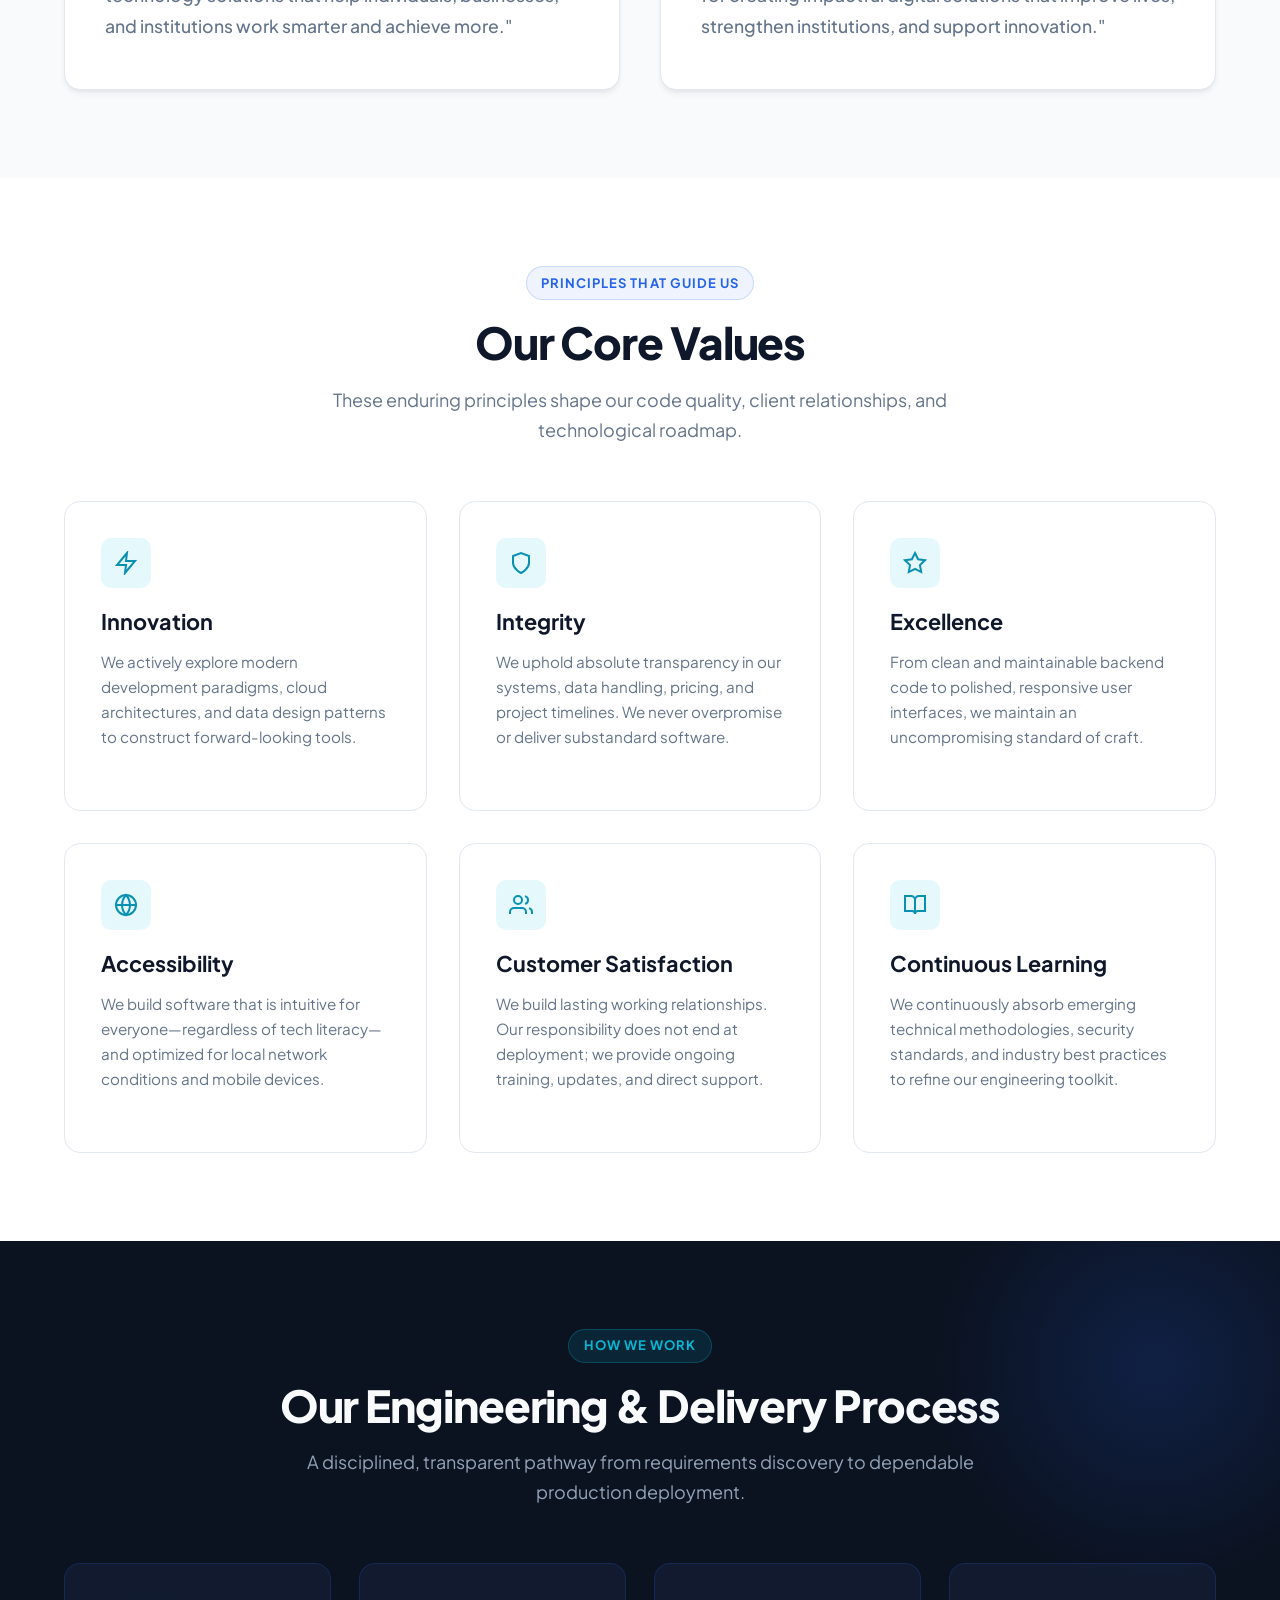
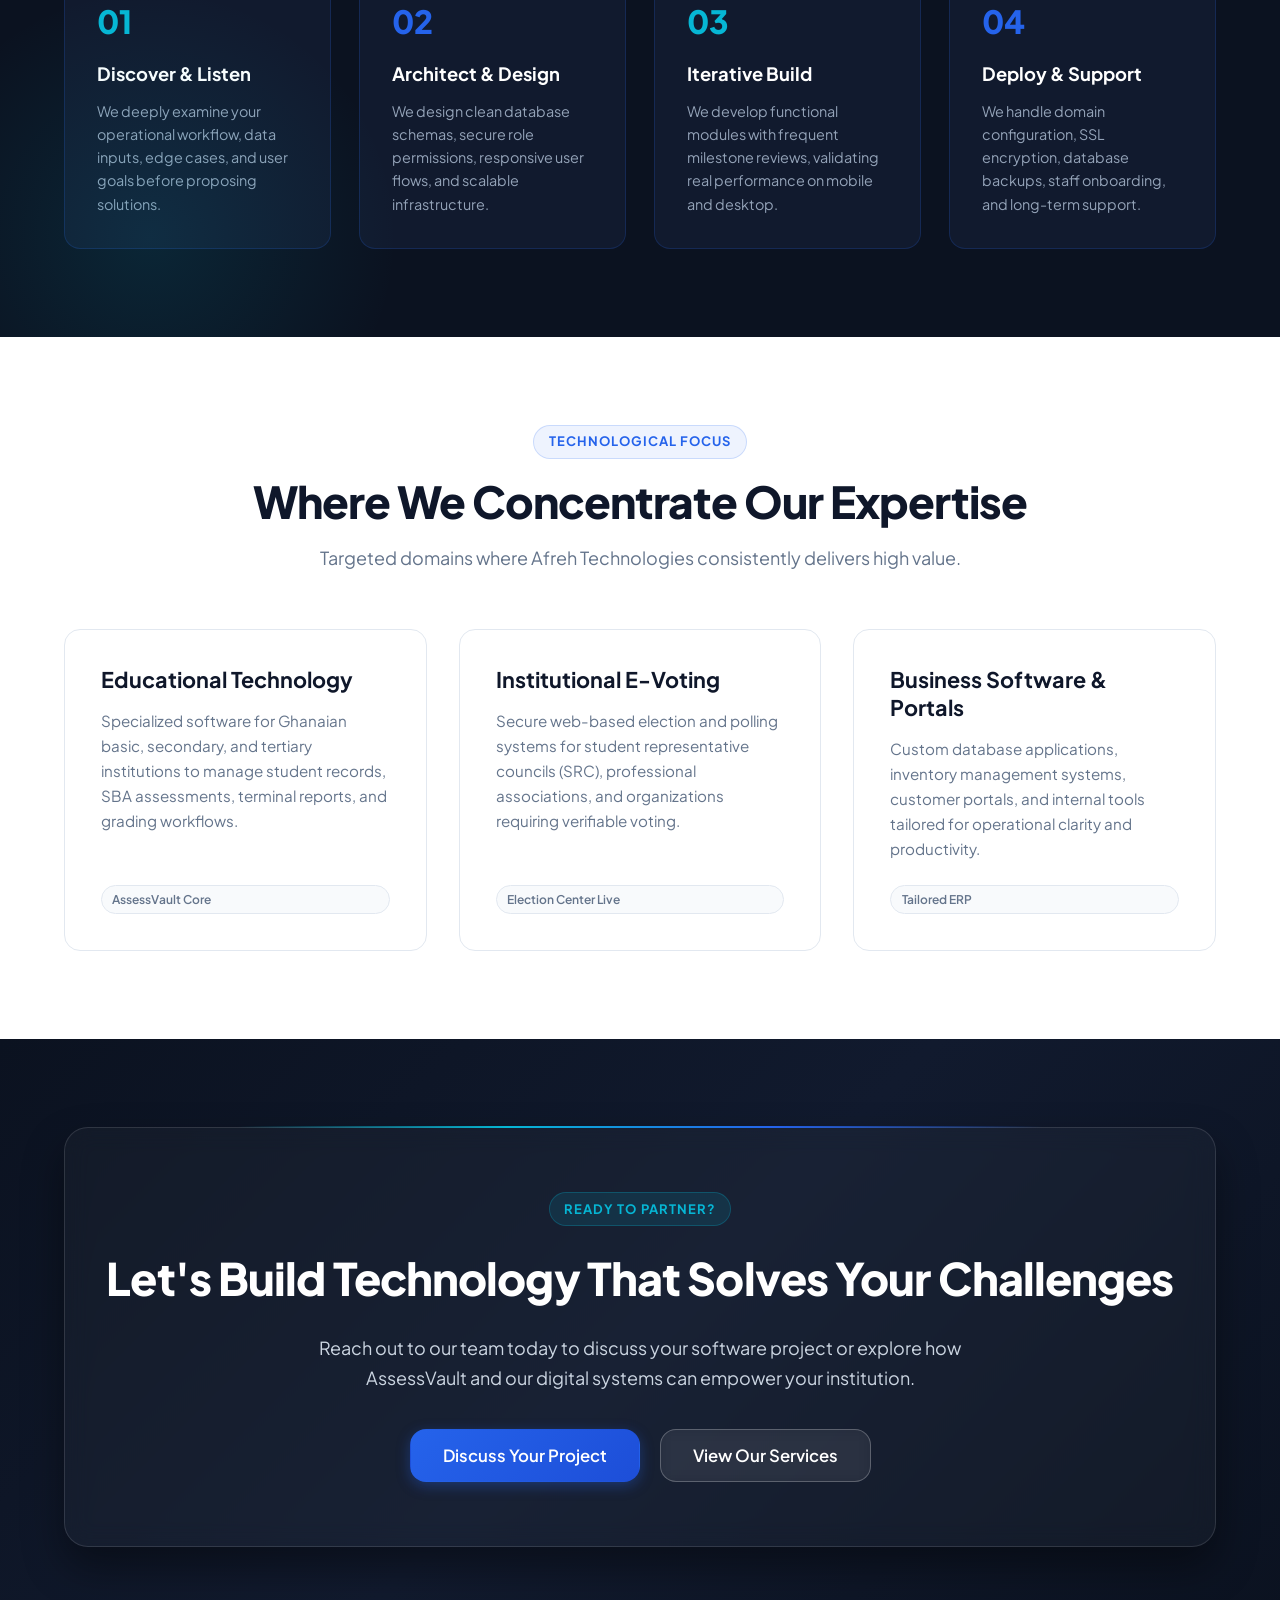
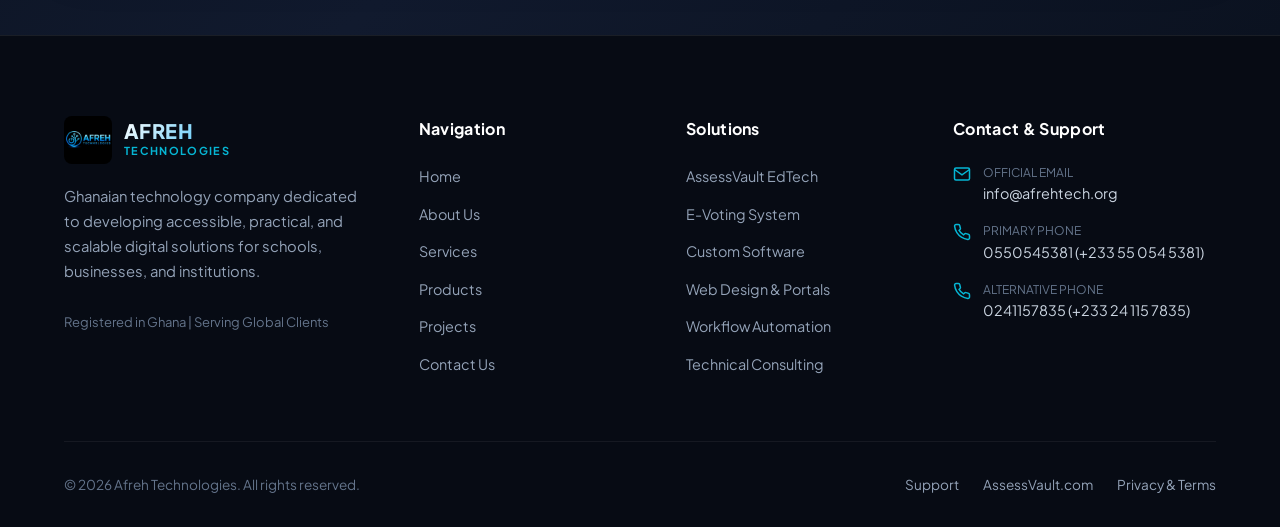
<file: about.html>
<!DOCTYPE html>
<html lang="en">
<head>
  <meta charset="UTF-8">
  <meta name="viewport" content="width=device-width, initial-scale=1.0">
  <title>About Us | Afreh Technologies - Ghanaian Software & Digital Innovation</title>
  <meta name="description" content="Learn about Afreh Technologies, our mission, vision, and core values. We engineer practical digital tools and software solutions for schools, institutions, and businesses in Ghana and beyond.">
  <link rel="canonical" href="https://afrehtech.org/about.html">
  <link rel="icon" type="image/svg+xml" href="favicon.svg">

  <meta property="og:type" content="website">
  <meta property="og:title" content="About Afreh Technologies | Building Technology That Makes a Difference">
  <meta property="og:description" content="Our mission is to develop accessible, practical, and innovative technology solutions that empower individuals, businesses, and institutions.">
  <meta property="og:image" content="assets/images/logo.jpg">

  <link rel="preconnect" href="https://fonts.googleapis.com">
  <link rel="preconnect" href="https://fonts.gstatic.com" crossorigin>
  <link href="https://fonts.googleapis.com/css2?family=Plus+Jakarta+Sans:wght@400;500;600;700;800&family=Inter:wght@400;500;600&display=swap" rel="stylesheet">
  <link rel="stylesheet" href="assets/css/style.css">
</head>
<body>

  <!-- Site Header -->
  <header class="site-header" id="site-header">
    <div class="container nav-container">
      <a href="index.html" class="brand-logo" aria-label="Afreh Technologies Home">
        <img src="assets/images/logo.jpg" alt="Afreh Technologies Logo" width="48" height="48">
        <div class="brand-name-wrap">
          <span class="brand-title">AFREH</span>
          <span class="brand-tagline">Technologies</span>
        </div>
      </a>

      <nav aria-label="Main Navigation">
        <ul class="nav-menu" id="nav-menu">
          <li><a href="index.html" class="nav-link">Home</a></li>
          <li><a href="about.html" class="nav-link active">About Us</a></li>
          <li><a href="services.html" class="nav-link">Services</a></li>
          <li><a href="products.html" class="nav-link">Products</a></li>
          <li><a href="projects.html" class="nav-link">Projects</a></li>
          <li><a href="contact.html" class="nav-link">Contact</a></li>
        </ul>
      </nav>

      <div class="nav-cta">
        <a href="contact.html" class="btn btn-primary btn-sm">Get a Quote</a>
      </div>

      <button class="mobile-toggle" id="mobile-toggle" aria-label="Toggle navigation menu" aria-expanded="false" aria-controls="nav-menu">
        <span class="hamburger-line"></span>
        <span class="hamburger-line"></span>
        <span class="hamburger-line"></span>
      </button>
    </div>
  </header>

  <main id="main-content">
    <!-- Page Hero -->
    <section class="page-hero">
      <div class="container">
        <div class="page-breadcrumbs">
          <a href="index.html">Home</a>
          <span>/</span>
          <span>About Us</span>
        </div>
        <span class="section-tag cyan-tag">Our Company</span>
        <h1 class="page-hero-title">Building Technology That <span class="gradient-text">Makes a Difference.</span></h1>
        <p class="page-hero-desc">We are a Ghanaian technology company focused on software development, educational technology, web platforms, and digital solutions designed for real-world impact.</p>
      </div>
    </section>

    <!-- Company Introduction Section -->
    <section class="section section-light">
      <div class="container">
        <div class="grid-2" style="align-items: center;">
          <div>
            <span class="section-tag">Identity & Purpose</span>
            <h2 class="section-title">Practical Engineering for Real-World Challenges</h2>
            <p style="font-size: 1.05rem; line-height: 1.75; color: var(--text-muted); margin-bottom: 1.25rem;">
              Afreh Technologies was established to bridge the gap between complex software engineering and practical everyday utility. Based in Ghana with an outlook to serve international markets, we engineer dependable digital systems for educational institutions, growing businesses, and modern organizations.
            </p>
            <p style="font-size: 1.05rem; line-height: 1.75; color: var(--text-muted); margin-bottom: 1.5rem;">
              From our flagship educational management platform, <strong>AssessVault</strong>, to secure institutional <strong>E-Voting systems</strong> and bespoke enterprise software, we build digital infrastructure that simplifies administrative workflows, eliminates paper inefficiencies, and delivers measurable value.
            </p>
            <div style="display: flex; gap: 1rem; flex-wrap: wrap;">
              <a href="products.html" class="btn btn-primary">Explore Our Products</a>
              <a href="contact.html" class="btn btn-outline-dark">Connect With Us</a>
            </div>
          </div>

          <div style="background: var(--navy-surface); padding: 2.5rem; border-radius: var(--radius-xl); border: 1px solid var(--navy-border); color: #FFFFFF; box-shadow: var(--shadow-xl);">
            <div style="display: flex; align-items: center; gap: 1rem; margin-bottom: 1.5rem;">
              <div style="width: 50px; height: 50px; border-radius: 12px; background: rgba(6, 182, 212, 0.15); display: flex; align-items: center; justify-content: center; color: var(--accent-cyan);">
                <svg width="26" height="26" viewBox="0 0 24 24" fill="none" stroke="currentColor" stroke-width="2"><circle cx="12" cy="12" r="10"></circle><polyline points="12 6 12 12 14 14"></polyline></svg>
              </div>
              <div>
                <h3 style="font-size: 1.2rem; font-weight: 700; color: #FFFFFF;">The Afreh Philosophy</h3>
                <span style="font-size: 0.85rem; color: var(--accent-cyan);">Reliability &bull; Utility &bull; Longevity</span>
              </div>
            </div>
            <p style="font-size: 0.95rem; line-height: 1.7; color: #CBD5E1; margin-bottom: 1.25rem;">
              "We measure success not by lines of code, but by the tangible operational ease our clients experience every morning."
            </p>
            <div style="padding-top: 1.25rem; border-top: 1px solid rgba(255, 255, 255, 0.1); font-size: 0.85rem; color: #94A3B8;">
              Designed and deployed with precision in Ghana.
            </div>
          </div>
        </div>
      </div>
    </section>

    <!-- Mission & Vision Cards -->
    <section class="section section-alt">
      <div class="container">
        <div class="grid-2">
          <!-- Mission -->
          <div style="background: var(--bg-white); border-radius: var(--radius-lg); padding: 3rem 2.5rem; border: 1px solid var(--border-light); position: relative; overflow: hidden; box-shadow: var(--shadow-md);">
            <div style="width: 56px; height: 56px; border-radius: 14px; background: rgba(37, 99, 235, 0.1); color: var(--royal-blue); display: flex; align-items: center; justify-content: center; margin-bottom: 1.5rem;">
              <svg width="28" height="28" viewBox="0 0 24 24" fill="none" stroke="currentColor" stroke-width="2"><circle cx="12" cy="12" r="10"></circle><polygon points="16.24 7.76 14.12 14.12 7.76 16.24 9.88 9.88 16.24 7.76"></polygon></svg>
            </div>
            <span class="section-tag" style="margin-bottom: 0.75rem;">Our Mission</span>
            <h3 style="font-size: 1.6rem; font-weight: 800; margin-bottom: 1rem; color: var(--text-main);">Empowering Smarter Work</h3>
            <p style="font-size: 1.1rem; line-height: 1.75; color: var(--text-muted); font-weight: 500;">
              "To develop accessible, practical, and innovative technology solutions that help individuals, businesses, and institutions work smarter and achieve more."
            </p>
          </div>

          <!-- Vision -->
          <div style="background: var(--bg-white); border-radius: var(--radius-lg); padding: 3rem 2.5rem; border: 1px solid var(--border-light); position: relative; overflow: hidden; box-shadow: var(--shadow-md);">
            <div style="width: 56px; height: 56px; border-radius: 14px; background: rgba(6, 182, 212, 0.1); color: var(--accent-cyan); display: flex; align-items: center; justify-content: center; margin-bottom: 1.5rem;">
              <svg width="28" height="28" viewBox="0 0 24 24" fill="none" stroke="currentColor" stroke-width="2"><path d="M1 12s4-8 11-8 11 8 11 8-4 8-11 8-11-8-11-8z"></path><circle cx="12" cy="12" r="3"></circle></svg>
            </div>
            <span class="section-tag cyan-tag" style="margin-bottom: 0.75rem;">Our Vision</span>
            <h3 style="font-size: 1.6rem; font-weight: 800; margin-bottom: 1rem; color: var(--text-main);">A Benchmark for Digital Trust</h3>
            <p style="font-size: 1.1rem; line-height: 1.75; color: var(--text-muted); font-weight: 500;">
              "To become a trusted technology company recognized for creating impactful digital solutions that improve lives, strengthen institutions, and support innovation."
            </p>
          </div>
        </div>
      </div>
    </section>

    <!-- Core Values Section -->
    <section class="section section-light">
      <div class="container">
        <div class="section-header text-center">
          <span class="section-tag">Principles That Guide Us</span>
          <h2 class="section-title">Our Core Values</h2>
          <p class="section-subtitle centered">These enduring principles shape our code quality, client relationships, and technological roadmap.</p>
        </div>

        <div class="grid-3">
          <div class="why-card">
            <div class="why-icon">
              <svg width="24" height="24" viewBox="0 0 24 24" fill="none" stroke="currentColor" stroke-width="2"><polygon points="13 2 3 14 12 14 11 22 21 10 12 10 13 2"></polygon></svg>
            </div>
            <h3 class="card-title">Innovation</h3>
            <p class="card-text">We actively explore modern development paradigms, cloud architectures, and data design patterns to construct forward-looking tools.</p>
          </div>

          <div class="why-card">
            <div class="why-icon">
              <svg width="24" height="24" viewBox="0 0 24 24" fill="none" stroke="currentColor" stroke-width="2"><path d="M12 22s8-4 8-10V5l-8-3-8 3v7c0 6 8 10 8 10z"></path></svg>
            </div>
            <h3 class="card-title">Integrity</h3>
            <p class="card-text">We uphold absolute transparency in our systems, data handling, pricing, and project timelines. We never overpromise or deliver substandard software.</p>
          </div>

          <div class="why-card">
            <div class="why-icon">
              <svg width="24" height="24" viewBox="0 0 24 24" fill="none" stroke="currentColor" stroke-width="2"><polygon points="12 2 15.09 8.26 22 9.27 17 14.14 18.18 21.02 12 17.77 5.82 21.02 7 14.14 2 9.27 8.91 8.26 12 2"></polygon></svg>
            </div>
            <h3 class="card-title">Excellence</h3>
            <p class="card-text">From clean and maintainable backend code to polished, responsive user interfaces, we maintain an uncompromising standard of craft.</p>
          </div>

          <div class="why-card">
            <div class="why-icon">
              <svg width="24" height="24" viewBox="0 0 24 24" fill="none" stroke="currentColor" stroke-width="2"><circle cx="12" cy="12" r="10"></circle><line x1="2" y1="12" x2="22" y2="12"></line><path d="M12 2a15.3 15.3 0 0 1 4 10 15.3 15.3 0 0 1-4 10 15.3 15.3 0 0 1-4-10 15.3 15.3 0 0 1 4-10z"></path></svg>
            </div>
            <h3 class="card-title">Accessibility</h3>
            <p class="card-text">We build software that is intuitive for everyone—regardless of tech literacy—and optimized for local network conditions and mobile devices.</p>
          </div>

          <div class="why-card">
            <div class="why-icon">
              <svg width="24" height="24" viewBox="0 0 24 24" fill="none" stroke="currentColor" stroke-width="2"><path d="M17 21v-2a4 4 0 0 0-4-4H5a4 4 0 0 0-4 4v2"></path><circle cx="9" cy="7" r="4"></circle><path d="M23 21v-2a4 4 0 0 0-3-3.87"></path><path d="M16 3.13a4 4 0 0 1 0 7.75"></path></svg>
            </div>
            <h3 class="card-title">Customer Satisfaction</h3>
            <p class="card-text">We build lasting working relationships. Our responsibility does not end at deployment; we provide ongoing training, updates, and direct support.</p>
          </div>

          <div class="why-card">
            <div class="why-icon">
              <svg width="24" height="24" viewBox="0 0 24 24" fill="none" stroke="currentColor" stroke-width="2"><path d="M2 3h6a4 4 0 0 1 4 4v14a3 3 0 0 0-3-3H2z"></path><path d="M22 3h-6a4 4 0 0 0-4 4v14a3 3 0 0 1 3-3h7z"></path></svg>
            </div>
            <h3 class="card-title">Continuous Learning</h3>
            <p class="card-text">We continuously absorb emerging technical methodologies, security standards, and industry best practices to refine our engineering toolkit.</p>
          </div>
        </div>
      </div>
    </section>

    <!-- Our Problem-Solving Approach -->
    <section class="section section-dark">
      <div class="container">
        <div class="section-header text-center">
          <span class="section-tag cyan-tag">How We Work</span>
          <h2 class="section-title light">Our Engineering & Delivery Process</h2>
          <p class="section-subtitle light centered">A disciplined, transparent pathway from requirements discovery to dependable production deployment.</p>
        </div>

        <div class="grid-4">
          <div style="background: var(--navy-surface); padding: 2rem; border-radius: var(--radius-lg); border: 1px solid var(--navy-border);">
            <div style="font-size: 2rem; font-weight: 800; color: var(--accent-cyan); margin-bottom: 0.75rem;">01</div>
            <h3 style="font-size: 1.15rem; font-weight: 700; color: #FFFFFF; margin-bottom: 0.75rem;">Discover & Listen</h3>
            <p style="font-size: 0.9rem; color: #94A3B8; line-height: 1.6;">We deeply examine your operational workflow, data inputs, edge cases, and user goals before proposing solutions.</p>
          </div>

          <div style="background: var(--navy-surface); padding: 2rem; border-radius: var(--radius-lg); border: 1px solid var(--navy-border);">
            <div style="font-size: 2rem; font-weight: 800; color: var(--royal-blue); margin-bottom: 0.75rem;">02</div>
            <h3 style="font-size: 1.15rem; font-weight: 700; color: #FFFFFF; margin-bottom: 0.75rem;">Architect & Design</h3>
            <p style="font-size: 0.9rem; color: #94A3B8; line-height: 1.6;">We design clean database schemas, secure role permissions, responsive user flows, and scalable infrastructure.</p>
          </div>

          <div style="background: var(--navy-surface); padding: 2rem; border-radius: var(--radius-lg); border: 1px solid var(--navy-border);">
            <div style="font-size: 2rem; font-weight: 800; color: var(--accent-cyan); margin-bottom: 0.75rem;">03</div>
            <h3 style="font-size: 1.15rem; font-weight: 700; color: #FFFFFF; margin-bottom: 0.75rem;">Iterative Build</h3>
            <p style="font-size: 0.9rem; color: #94A3B8; line-height: 1.6;">We develop functional modules with frequent milestone reviews, validating real performance on mobile and desktop.</p>
          </div>

          <div style="background: var(--navy-surface); padding: 2rem; border-radius: var(--radius-lg); border: 1px solid var(--navy-border);">
            <div style="font-size: 2rem; font-weight: 800; color: var(--royal-blue); margin-bottom: 0.75rem;">04</div>
            <h3 style="font-size: 1.15rem; font-weight: 700; color: #FFFFFF; margin-bottom: 0.75rem;">Deploy & Support</h3>
            <p style="font-size: 0.9rem; color: #94A3B8; line-height: 1.6;">We handle domain configuration, SSL encryption, database backups, staff onboarding, and long-term support.</p>
          </div>
        </div>
      </div>
    </section>

    <!-- Areas of Focus -->
    <section class="section section-light">
      <div class="container">
        <div class="section-header text-center">
          <span class="section-tag">Technological Focus</span>
          <h2 class="section-title">Where We Concentrate Our Expertise</h2>
          <p class="section-subtitle centered">Targeted domains where Afreh Technologies consistently delivers high value.</p>
        </div>

        <div class="grid-3">
          <div class="service-card">
            <h3 class="card-title">Educational Technology</h3>
            <p class="card-text">Specialized software for Ghanaian basic, secondary, and tertiary institutions to manage student records, SBA assessments, terminal reports, and grading workflows.</p>
            <span class="tag-chip">AssessVault Core</span>
          </div>

          <div class="service-card">
            <h3 class="card-title">Institutional E-Voting</h3>
            <p class="card-text">Secure web-based election and polling systems for student representative councils (SRC), professional associations, and organizations requiring verifiable voting.</p>
            <span class="tag-chip">Election Center Live</span>
          </div>

          <div class="service-card">
            <h3 class="card-title">Business Software & Portals</h3>
            <p class="card-text">Custom database applications, inventory management systems, customer portals, and internal tools tailored for operational clarity and productivity.</p>
            <span class="tag-chip">Tailored ERP</span>
          </div>
        </div>
      </div>
    </section>

    <!-- Call to Action -->
    <section class="cta-section">
      <div class="container">
        <div class="cta-box">
          <span class="section-tag cyan-tag">Ready to Partner?</span>
          <h2 class="cta-title">Let's Build Technology That Solves Your Challenges</h2>
          <p class="cta-desc">Reach out to our team today to discuss your software project or explore how AssessVault and our digital systems can empower your institution.</p>
          <div class="cta-buttons">
            <a href="contact.html" class="btn btn-primary btn-lg">Discuss Your Project</a>
            <a href="services.html" class="btn btn-outline-white btn-lg">View Our Services</a>
          </div>
        </div>
      </div>
    </section>
  </main>

  <!-- Site Footer -->
  <footer class="site-footer">
    <div class="container">
      <div class="footer-grid">
        <div class="footer-col-brand">
          <a href="index.html" class="brand-logo" aria-label="Afreh Technologies Home">
            <img src="assets/images/logo.jpg" alt="Afreh Technologies Logo" width="44" height="44">
            <div class="brand-name-wrap">
              <span class="brand-title">AFREH</span>
              <span class="brand-tagline">Technologies</span>
            </div>
          </a>
          <p>Ghanaian technology company dedicated to developing accessible, practical, and scalable digital solutions for schools, businesses, and institutions.</p>
          <div style="font-size: 0.8125rem; color: #64748B;">Registered in Ghana | Serving Global Clients</div>
        </div>

        <div>
          <h4 class="footer-col-title">Navigation</h4>
          <ul class="footer-links">
            <li><a href="index.html">Home</a></li>
            <li><a href="about.html">About Us</a></li>
            <li><a href="services.html">Services</a></li>
            <li><a href="products.html">Products</a></li>
            <li><a href="projects.html">Projects</a></li>
            <li><a href="contact.html">Contact Us</a></li>
          </ul>
        </div>

        <div>
          <h4 class="footer-col-title">Solutions</h4>
          <ul class="footer-links">
            <li><a href="products.html#assessvault">AssessVault EdTech</a></li>
            <li><a href="projects.html#evoting">E-Voting System</a></li>
            <li><a href="services.html#custom-software">Custom Software</a></li>
            <li><a href="services.html#web-development">Web Design & Portals</a></li>
            <li><a href="services.html#automation">Workflow Automation</a></li>
            <li><a href="services.html#consulting">Technical Consulting</a></li>
          </ul>
        </div>

        <div>
          <h4 class="footer-col-title">Contact & Support</h4>
          <div class="footer-contact-item">
            <svg width="18" height="18" viewBox="0 0 24 24" fill="none" stroke="currentColor" stroke-width="2"><path d="M4 4h16c1.1 0 2 .9 2 2v12c0 1.1-.9 2-2 2H4c-1.1 0-2-.9-2-2V6c0-1.1.9-2 2-2z"></path><polyline points="22,6 12,13 2,6"></polyline></svg>
            <div>
              <span style="display:block; font-size: 0.75rem; text-transform:uppercase; color: #64748B;">Official Email</span>
              <a href="mailto:info@afrehtech.org">info@afrehtech.org</a>
            </div>
          </div>
          <div class="footer-contact-item">
            <svg width="18" height="18" viewBox="0 0 24 24" fill="none" stroke="currentColor" stroke-width="2"><path d="M22 16.92v3a2 2 0 0 1-2.18 2 19.79 19.79 0 0 1-8.63-3.07 19.5 19.5 0 0 1-6-6 19.79 19.79 0 0 1-3.07-8.67A2 2 0 0 1 4.11 2h3a2 2 0 0 1 2 1.72 12.84 12.84 0 0 0 .7 2.81 2 2 0 0 1-.45 2.11L8.09 9.91a16 16 0 0 0 6 6l1.27-1.27a2 2 0 0 1 2.11-.45 12.84 12.84 0 0 0 2.81.7A2 2 0 0 1 22 16.92z"></path></svg>
            <div>
              <span style="display:block; font-size: 0.75rem; text-transform:uppercase; color: #64748B;">Primary Phone</span>
              <a href="tel:0550545381">0550545381 (+233 55 054 5381)</a>
            </div>
          </div>
          <div class="footer-contact-item">
            <svg width="18" height="18" viewBox="0 0 24 24" fill="none" stroke="currentColor" stroke-width="2"><path d="M22 16.92v3a2 2 0 0 1-2.18 2 19.79 19.79 0 0 1-8.63-3.07 19.5 19.5 0 0 1-6-6 19.79 19.79 0 0 1-3.07-8.67A2 2 0 0 1 4.11 2h3a2 2 0 0 1 2 1.72 12.84 12.84 0 0 0 .7 2.81 2 2 0 0 1-.45 2.11L8.09 9.91a16 16 0 0 0 6 6l1.27-1.27a2 2 0 0 1 2.11-.45 12.84 12.84 0 0 0 2.81.7A2 2 0 0 1 22 16.92z"></path></svg>
            <div>
              <span style="display:block; font-size: 0.75rem; text-transform:uppercase; color: #64748B;">Alternative Phone</span>
              <a href="tel:0241157835">0241157835 (+233 24 115 7835)</a>
            </div>
          </div>
        </div>
      </div>

      <div class="footer-bottom">
        <p>&copy; 2026 Afreh Technologies. All rights reserved.</p>
        <div style="display: flex; gap: 1.5rem;">
          <a href="contact.html">Support</a>
          <a href="https://assessvault.com/" target="_blank" rel="noopener noreferrer">AssessVault.com</a>
          <a href="contact.html">Privacy & Terms</a>
        </div>
      </div>
    </div>
  </footer>

  <script src="assets/js/main.js"></script>
</body>
</html>
</file>
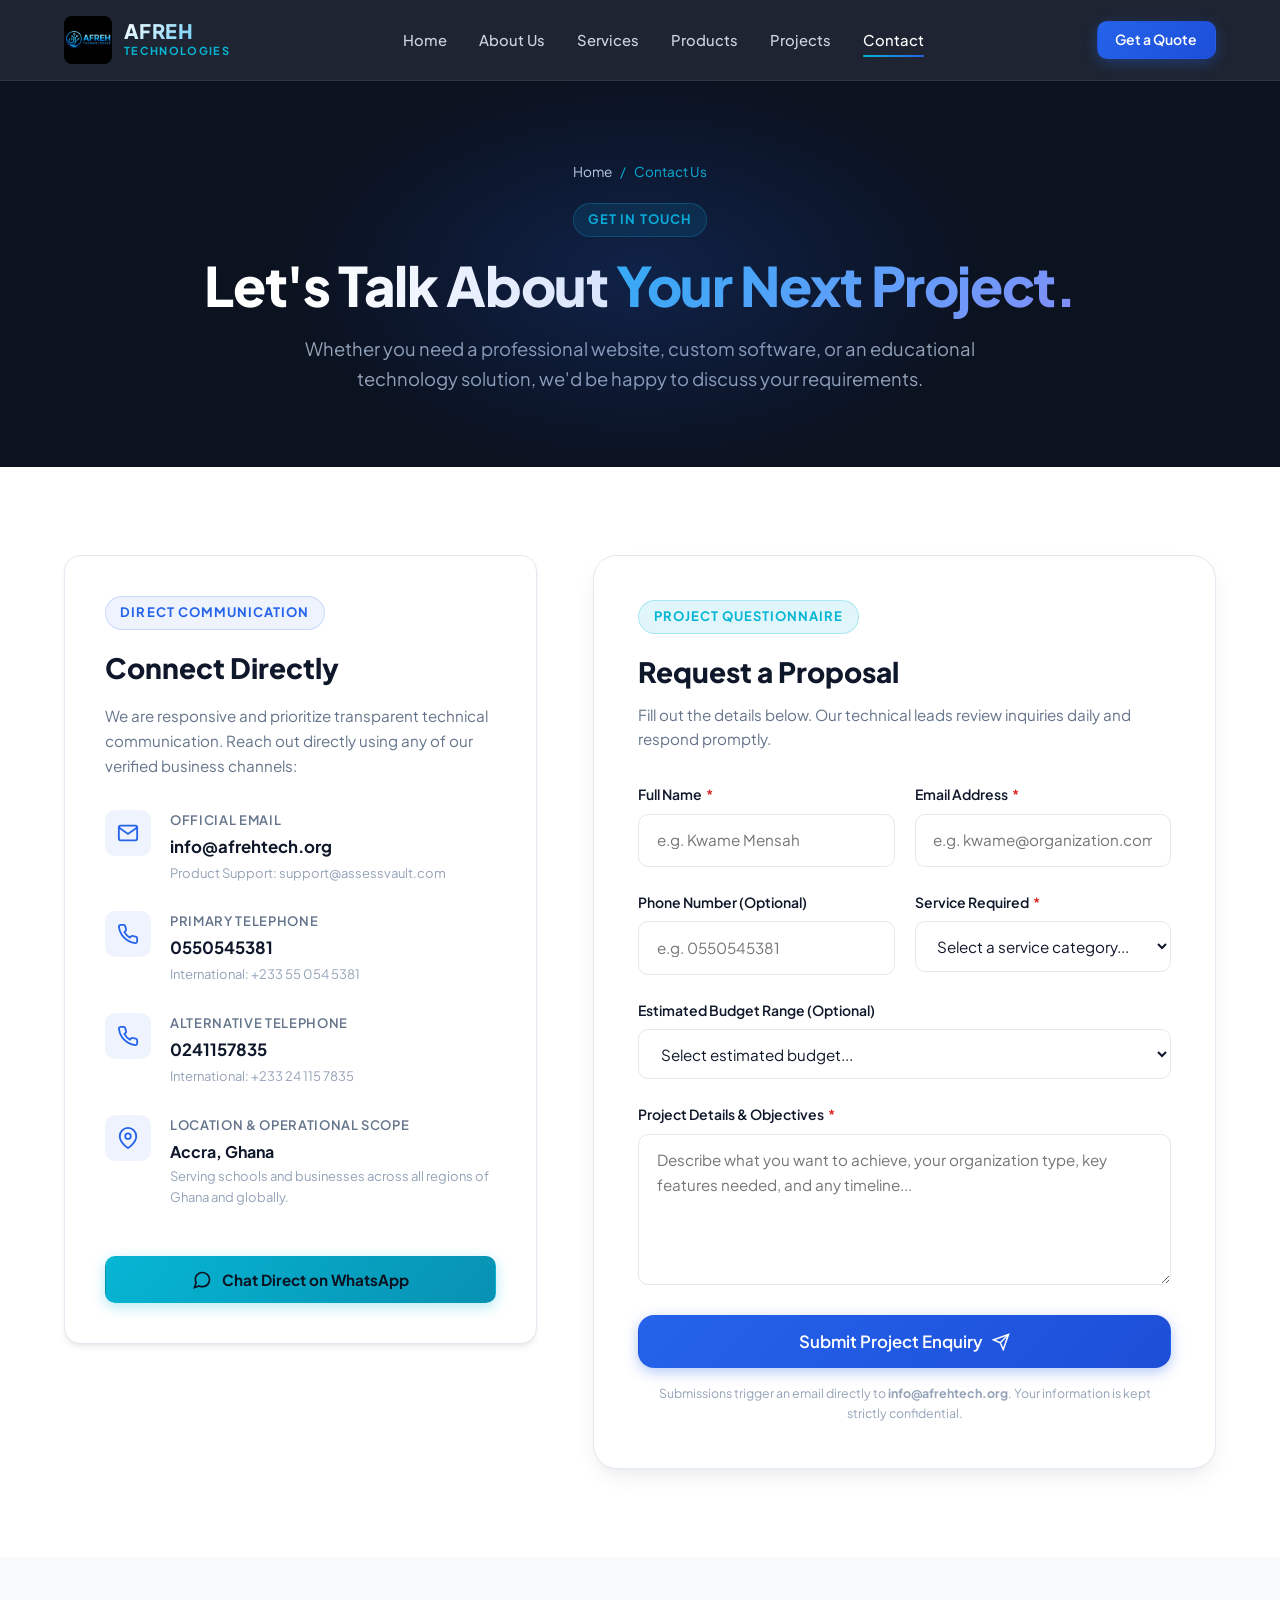
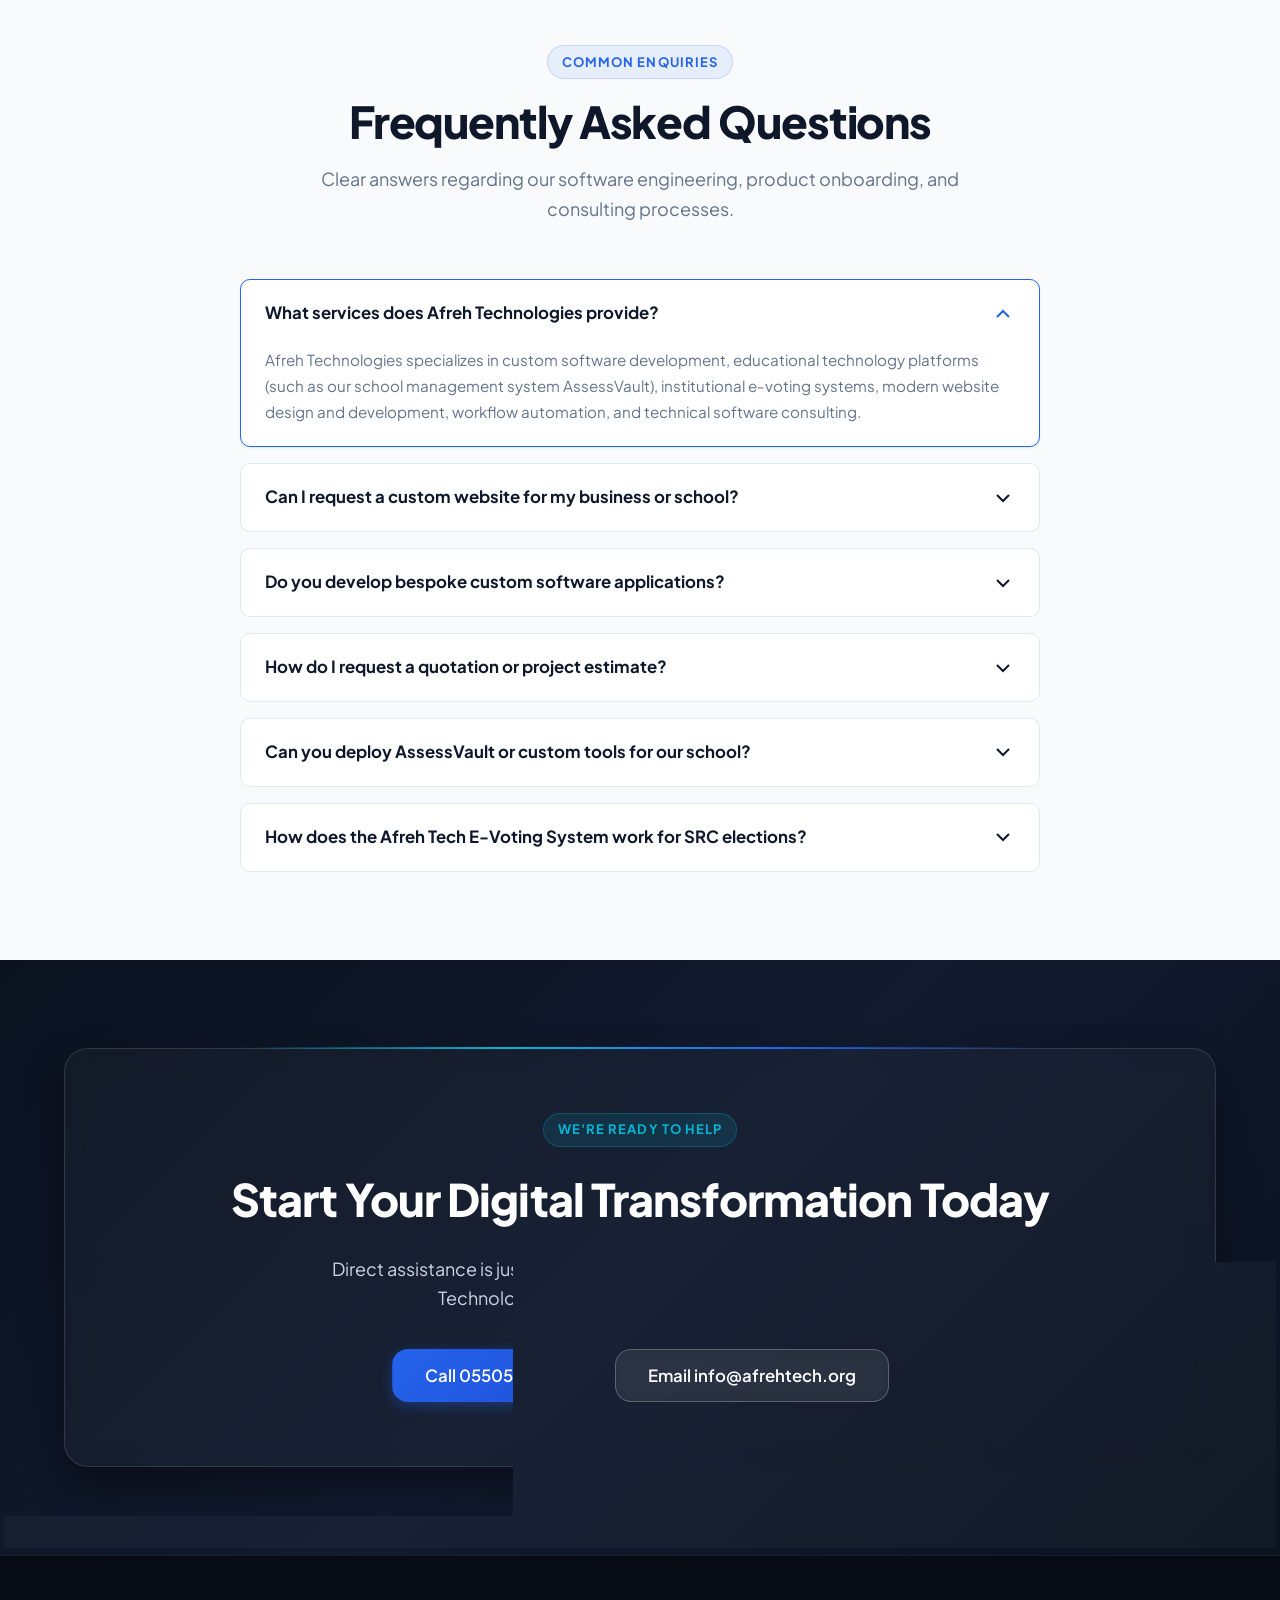
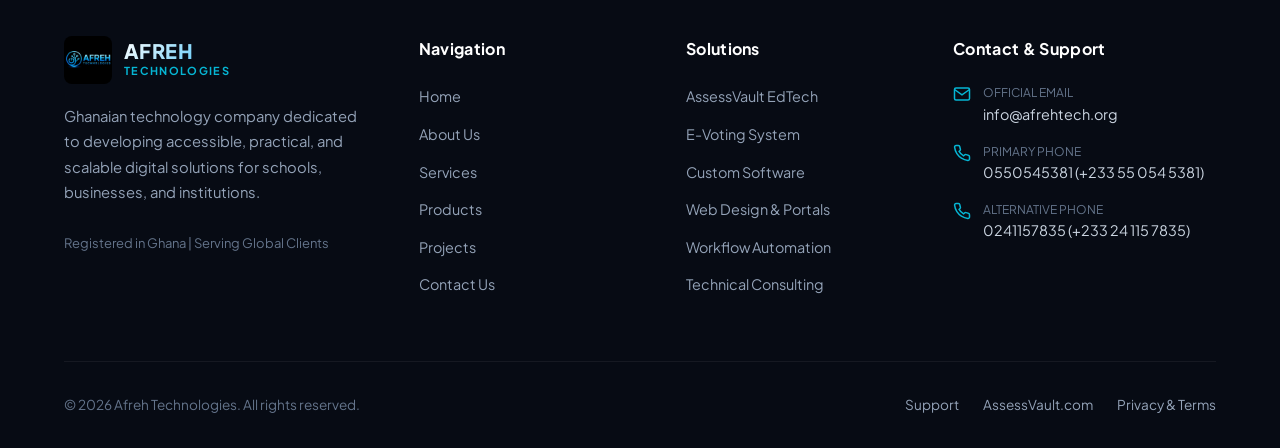
<file: contact.html>
<!DOCTYPE html>
<html lang="en">
<head>
  <meta charset="UTF-8">
  <meta name="viewport" content="width=device-width, initial-scale=1.0">
  <title>Contact Us | Afreh Technologies - Request a Quote or Consultation</title>
  <meta name="description" content="Get in touch with Afreh Technologies. Reach us via email at info@afrehtech.org or phone at 0550545381 / 0241157835. Discuss your software, EdTech, or website project.">
  <link rel="canonical" href="https://afrehtech.org/contact.html">
  <link rel="icon" type="image/svg+xml" href="favicon.svg">

  <meta property="og:type" content="website">
  <meta property="og:title" content="Contact Afreh Technologies | Let's Talk About Your Next Project">
  <meta property="og:description" content="Reach our engineering team to discuss custom software, school management systems (AssessVault), e-voting platforms, or website development.">
  <meta property="og:image" content="assets/images/logo.jpg">

  <link rel="preconnect" href="https://fonts.googleapis.com">
  <link rel="preconnect" href="https://fonts.gstatic.com" crossorigin>
  <link href="https://fonts.googleapis.com/css2?family=Plus+Jakarta+Sans:wght@400;500;600;700;800&family=Inter:wght@400;500;600&display=swap" rel="stylesheet">
  <link rel="stylesheet" href="assets/css/style.css">
</head>
<body>

  <!-- Site Header -->
  <header class="site-header" id="site-header">
    <div class="container nav-container">
      <a href="index.html" class="brand-logo" aria-label="Afreh Technologies Home">
        <img src="assets/images/logo.jpg" alt="Afreh Technologies Logo" width="48" height="48">
        <div class="brand-name-wrap">
          <span class="brand-title">AFREH</span>
          <span class="brand-tagline">Technologies</span>
        </div>
      </a>

      <nav aria-label="Main Navigation">
        <ul class="nav-menu" id="nav-menu">
          <li><a href="index.html" class="nav-link">Home</a></li>
          <li><a href="about.html" class="nav-link">About Us</a></li>
          <li><a href="services.html" class="nav-link">Services</a></li>
          <li><a href="products.html" class="nav-link">Products</a></li>
          <li><a href="projects.html" class="nav-link">Projects</a></li>
          <li><a href="contact.html" class="nav-link active">Contact</a></li>
        </ul>
      </nav>

      <div class="nav-cta">
        <a href="contact.html" class="btn btn-primary btn-sm">Get a Quote</a>
      </div>

      <button class="mobile-toggle" id="mobile-toggle" aria-label="Toggle navigation menu" aria-expanded="false" aria-controls="nav-menu">
        <span class="hamburger-line"></span>
        <span class="hamburger-line"></span>
        <span class="hamburger-line"></span>
      </button>
    </div>
  </header>

  <main id="main-content">
    <!-- Page Hero -->
    <section class="page-hero">
      <div class="container">
        <div class="page-breadcrumbs">
          <a href="index.html">Home</a>
          <span>/</span>
          <span>Contact Us</span>
        </div>
        <span class="section-tag cyan-tag">Get in Touch</span>
        <h1 class="page-hero-title">Let's Talk About <span class="gradient-text">Your Next Project.</span></h1>
        <p class="page-hero-desc">Whether you need a professional website, custom software, or an educational technology solution, we'd be happy to discuss your requirements.</p>
      </div>
    </section>

    <!-- Main Contact & Form Section -->
    <section class="section section-light" id="contact-details">
      <div class="container">
        <div class="contact-grid">

          <!-- Left Column: Verified Contact Information -->
          <div>
            <div class="contact-info-card">
              <span class="section-tag">Direct Communication</span>
              <h2 style="font-size: 1.75rem; font-weight: 800; color: var(--text-main); margin-bottom: 0.75rem;">Connect Directly</h2>
              <p style="font-size: 0.95rem; color: var(--text-muted); line-height: 1.65;">
                We are responsive and prioritize transparent technical communication. Reach out directly using any of our verified business channels:
              </p>

              <div class="contact-info-list">
                <!-- Email -->
                <div class="contact-info-item">
                  <div class="contact-icon-box">
                    <svg width="22" height="22" viewBox="0 0 24 24" fill="none" stroke="currentColor" stroke-width="2"><path d="M4 4h16c1.1 0 2 .9 2 2v12c0 1.1-.9 2-2 2H4c-1.1 0-2-.9-2-2V6c0-1.1.9-2 2-2z"></path><polyline points="22,6 12,13 2,6"></polyline></svg>
                  </div>
                  <div>
                    <div class="contact-info-label">Official Email</div>
                    <a href="mailto:info@afrehtech.org" class="contact-info-val">info@afrehtech.org</a>
                    <div style="font-size: 0.8125rem; color: #94A3B8; margin-top: 2px;">Product Support: support@assessvault.com</div>
                  </div>
                </div>

                <!-- Primary Phone -->
                <div class="contact-info-item">
                  <div class="contact-icon-box">
                    <svg width="22" height="22" viewBox="0 0 24 24" fill="none" stroke="currentColor" stroke-width="2"><path d="M22 16.92v3a2 2 0 0 1-2.18 2 19.79 19.79 0 0 1-8.63-3.07 19.5 19.5 0 0 1-6-6 19.79 19.79 0 0 1-3.07-8.67A2 2 0 0 1 4.11 2h3a2 2 0 0 1 2 1.72 12.84 12.84 0 0 0 .7 2.81 2 2 0 0 1-.45 2.11L8.09 9.91a16 16 0 0 0 6 6l1.27-1.27a2 2 0 0 1 2.11-.45 12.84 12.84 0 0 0 2.81.7A2 2 0 0 1 22 16.92z"></path></svg>
                  </div>
                  <div>
                    <div class="contact-info-label">Primary Telephone</div>
                    <a href="tel:0550545381" class="contact-info-val">0550545381</a>
                    <div style="font-size: 0.8125rem; color: #94A3B8; margin-top: 2px;">International: +233 55 054 5381</div>
                  </div>
                </div>

                <!-- Alternative Phone -->
                <div class="contact-info-item">
                  <div class="contact-icon-box">
                    <svg width="22" height="22" viewBox="0 0 24 24" fill="none" stroke="currentColor" stroke-width="2"><path d="M22 16.92v3a2 2 0 0 1-2.18 2 19.79 19.79 0 0 1-8.63-3.07 19.5 19.5 0 0 1-6-6 19.79 19.79 0 0 1-3.07-8.67A2 2 0 0 1 4.11 2h3a2 2 0 0 1 2 1.72 12.84 12.84 0 0 0 .7 2.81 2 2 0 0 1-.45 2.11L8.09 9.91a16 16 0 0 0 6 6l1.27-1.27a2 2 0 0 1 2.11-.45 12.84 12.84 0 0 0 2.81.7A2 2 0 0 1 22 16.92z"></path></svg>
                  </div>
                  <div>
                    <div class="contact-info-label">Alternative Telephone</div>
                    <a href="tel:0241157835" class="contact-info-val">0241157835</a>
                    <div style="font-size: 0.8125rem; color: #94A3B8; margin-top: 2px;">International: +233 24 115 7835</div>
                  </div>
                </div>

                <!-- Location Notice -->
                <div class="contact-info-item">
                  <div class="contact-icon-box">
                    <svg width="22" height="22" viewBox="0 0 24 24" fill="none" stroke="currentColor" stroke-width="2"><path d="M21 10c0 7-9 13-9 13s-9-6-9-13a9 9 0 0 1 18 0z"></path><circle cx="12" cy="10" r="3"></circle></svg>
                  </div>
                  <div>
                    <div class="contact-info-label">Location & Operational Scope</div>
                    <div style="font-size: 1rem; font-weight: 700; color: var(--text-main);">Accra, Ghana</div>
                    <div style="font-size: 0.8125rem; color: #94A3B8; margin-top: 2px;">Serving schools and businesses across all regions of Ghana and globally.</div>
                  </div>
                </div>
              </div>

              <!-- Quick WhatsApp Direct CTA -->
              <a href="https://wa.me/233550545381?text=Hello%20Afreh%20Technologies,%20I%20would%20like%20to%20enquire%20about%20your%20services" target="_blank" rel="noopener noreferrer" class="btn btn-accent" style="width: 100%; margin-top: 1rem;">
                <svg width="20" height="20" viewBox="0 0 24 24" fill="none" stroke="currentColor" stroke-width="2"><path d="M21 11.5a8.38 8.38 0 0 1-.9 3.8 8.5 8.5 0 0 1-7.6 4.7 8.38 8.38 0 0 1-3.8-.9L3 21l1.9-5.7a8.38 8.38 0 0 1-.9-3.8 8.5 8.5 0 0 1 4.7-7.6 8.38 8.38 0 0 1 3.8-.9h.5a8.48 8.48 0 0 1 8 8v.5z"></path></svg>
                Chat Direct on WhatsApp
              </a>
            </div>
          </div>

          <!-- Right Column: Professional Enquiry Form -->
          <div>
            <div class="form-card">
              <span class="section-tag cyan-tag">Project Questionnaire</span>
              <h2 style="font-size: 1.75rem; font-weight: 800; color: var(--text-main); margin-bottom: 0.5rem;">Request a Proposal</h2>
              <p style="font-size: 0.95rem; color: var(--text-muted); margin-bottom: 2rem;">
                Fill out the details below. Our technical leads review inquiries daily and respond promptly.
              </p>

              <!-- Status Feedback Banner -->
              <div id="form-status" class="form-status" role="alert" aria-live="polite"></div>

              <form id="contact-form" novalidate>
                <div class="form-row">
                  <div class="form-group">
                    <label for="name" class="form-label">Full Name <span class="required">*</span></label>
                    <input type="text" id="name" name="name" class="form-control" placeholder="e.g. Kwame Mensah" required>
                  </div>
                  <div class="form-group">
                    <label for="email" class="form-label">Email Address <span class="required">*</span></label>
                    <input type="email" id="email" name="email" class="form-control" placeholder="e.g. kwame@organization.com" required>
                  </div>
                </div>

                <div class="form-row">
                  <div class="form-group">
                    <label for="phone" class="form-label">Phone Number (Optional)</label>
                    <input type="tel" id="phone" name="phone" class="form-control" placeholder="e.g. 0550545381">
                  </div>
                  <div class="form-group">
                    <label for="service" class="form-label">Service Required <span class="required">*</span></label>
                    <select id="service" name="service" class="form-control" required>
                      <option value="">Select a service category...</option>
                      <option value="AssessVault School Management">AssessVault School Management (EdTech)</option>
                      <option value="Afreh Tech E-Voting System">Afreh Tech E-Voting & Balloting System</option>
                      <option value="Custom Software Development">Custom Software Development</option>
                      <option value="Website Design and Development">Website Design and Development</option>
                      <option value="Digital Automation & Workflows">Digital Automation & Workflows</option>
                      <option value="Technical Consulting & Support">Technical Consulting & Support</option>
                    </select>
                  </div>
                </div>

                <div class="form-group">
                  <label for="budget" class="form-label">Estimated Budget Range (Optional)</label>
                  <select id="budget" name="budget" class="form-control">
                    <option value="">Select estimated budget...</option>
                    <option value="Under GHS 5,000">Under GHS 5,000</option>
                    <option value="GHS 5,000 - GHS 15,000">GHS 5,000 - GHS 15,000</option>
                    <option value="GHS 15,000 - GHS 30,000">GHS 15,000 - GHS 30,000</option>
                    <option value="GHS 30,000+">GHS 30,000+</option>
                    <option value="International / USD">International / Quote in USD</option>
                  </select>
                </div>

                <div class="form-group">
                  <label for="message" class="form-label">Project Details & Objectives <span class="required">*</span></label>
                  <textarea id="message" name="message" class="form-control" rows="5" placeholder="Describe what you want to achieve, your organization type, key features needed, and any timeline..." required></textarea>
                </div>

                <button type="submit" class="btn btn-primary btn-lg" style="width: 100%;">
                  Submit Project Enquiry
                  <svg width="18" height="18" viewBox="0 0 24 24" fill="none" stroke="currentColor" stroke-width="2"><line x1="22" y1="2" x2="11" y2="13"></line><polygon points="22 2 15 22 11 13 2 9 22 2"></polygon></svg>
                </button>

                <p style="font-size: 0.775rem; color: #94A3B8; margin-top: 1rem; text-align: center;">
                  Submissions trigger an email directly to <strong>info@afrehtech.org</strong>. Your information is kept strictly confidential.
                </p>
              </form>
            </div>
          </div>

        </div>
      </div>
    </section>

    <!-- Frequently Asked Questions Section -->
    <section class="section section-alt" id="faq">
      <div class="container">
        <div class="section-header text-center">
          <span class="section-tag">Common Enquiries</span>
          <h2 class="section-title">Frequently Asked Questions</h2>
          <p class="section-subtitle centered">Clear answers regarding our software engineering, product onboarding, and consulting processes.</p>
        </div>

        <div class="faq-list">
          <!-- FAQ 1 -->
          <div class="faq-item active">
            <button class="faq-trigger" aria-expanded="true">
              <span>What services does Afreh Technologies provide?</span>
              <svg class="faq-icon" width="20" height="20" viewBox="0 0 24 24" fill="none" stroke="currentColor" stroke-width="2"><polyline points="6 9 12 15 18 9"></polyline></svg>
            </button>
            <div class="faq-content">
              Afreh Technologies specializes in custom software development, educational technology platforms (such as our school management system AssessVault), institutional e-voting systems, modern website design and development, workflow automation, and technical software consulting.
            </div>
          </div>

          <!-- FAQ 2 -->
          <div class="faq-item">
            <button class="faq-trigger" aria-expanded="false">
              <span>Can I request a custom website for my business or school?</span>
              <svg class="faq-icon" width="20" height="20" viewBox="0 0 24 24" fill="none" stroke="currentColor" stroke-width="2"><polyline points="6 9 12 15 18 9"></polyline></svg>
            </button>
            <div class="faq-content">
              Yes. We design and build responsive, fast-loading, custom websites tailored specifically to your branding and operational goals. Every site we build is optimized for small-screen smartphones, fast page loads on Ghanaian telecom networks, and includes technical search engine optimization (SEO).
            </div>
          </div>

          <!-- FAQ 3 -->
          <div class="faq-item">
            <button class="faq-trigger" aria-expanded="false">
              <span>Do you develop bespoke custom software applications?</span>
              <svg class="faq-icon" width="20" height="20" viewBox="0 0 24 24" fill="none" stroke="currentColor" stroke-width="2"><polyline points="6 9 12 15 18 9"></polyline></svg>
            </button>
            <div class="faq-content">
              Yes. When commercial software fails to fit your specific operational requirements, we engineer tailor-made database systems, administrative portals, inventory suites, and automated workflow pipelines designed around your rules.
            </div>
          </div>

          <!-- FAQ 4 -->
          <div class="faq-item">
            <button class="faq-trigger" aria-expanded="false">
              <span>How do I request a quotation or project estimate?</span>
              <svg class="faq-icon" width="20" height="20" viewBox="0 0 24 24" fill="none" stroke="currentColor" stroke-width="2"><polyline points="6 9 12 15 18 9"></polyline></svg>
            </button>
            <div class="faq-content">
              You can submit your project outline using our contact form on this page, email us directly at <strong>info@afrehtech.org</strong>, or call us at <strong>0550545381</strong>. We will review your requirements and provide a clear quotation and timeline.
            </div>
          </div>

          <!-- FAQ 5 -->
          <div class="faq-item">
            <button class="faq-trigger" aria-expanded="false">
              <span>Can you deploy AssessVault or custom tools for our school?</span>
              <svg class="faq-icon" width="20" height="20" viewBox="0 0 24 24" fill="none" stroke="currentColor" stroke-width="2"><polyline points="6 9 12 15 18 9"></polyline></svg>
            </button>
            <div class="faq-content">
              Absolutely. AssessVault is actively built for Ghanaian basic, junior, and senior high schools to automate continuous assessment (SBA), mock exams, and generate professional terminal report cards. You can learn more at <a href="https://assessvault.com/" target="_blank" rel="noopener noreferrer">assessvault.com</a> or contact us for an on-site or virtual onboarding demo.
            </div>
          </div>

          <!-- FAQ 6 -->
          <div class="faq-item">
            <button class="faq-trigger" aria-expanded="false">
              <span>How does the Afreh Tech E-Voting System work for SRC elections?</span>
              <svg class="faq-icon" width="20" height="20" viewBox="0 0 24 24" fill="none" stroke="currentColor" stroke-width="2"><polyline points="6 9 12 15 18 9"></polyline></svg>
            </button>
            <div class="faq-content">
              Our e-voting platform features an Election Control Centre that verifies registered voters via secure SMS tokens, ensures single-vote integrity across multiple portfolios, provides live graphical turnout monitors, and generates a signed PDF audit certificate upon polls closing.
            </div>
          </div>
        </div>
      </div>
    </section>

    <!-- Final Call to Action -->
    <section class="cta-section">
      <div class="container">
        <div class="cta-box">
          <span class="section-tag cyan-tag">We're Ready to Help</span>
          <h2 class="cta-title">Start Your Digital Transformation Today</h2>
          <p class="cta-desc">Direct assistance is just a phone call or email away. Let's discuss how Afreh Technologies can build reliable software for you.</p>
          <div class="cta-buttons">
            <a href="tel:0550545381" class="btn btn-primary btn-lg">Call 0550545381</a>
            <a href="mailto:info@afrehtech.org" class="btn btn-outline-white btn-lg">Email info@afrehtech.org</a>
          </div>
        </div>
      </div>
    </section>
  </main>

  <!-- Site Footer -->
  <footer class="site-footer">
    <div class="container">
      <div class="footer-grid">
        <div class="footer-col-brand">
          <a href="index.html" class="brand-logo" aria-label="Afreh Technologies Home">
            <img src="assets/images/logo.jpg" alt="Afreh Technologies Logo" width="44" height="44">
            <div class="brand-name-wrap">
              <span class="brand-title">AFREH</span>
              <span class="brand-tagline">Technologies</span>
            </div>
          </a>
          <p>Ghanaian technology company dedicated to developing accessible, practical, and scalable digital solutions for schools, businesses, and institutions.</p>
          <div style="font-size: 0.8125rem; color: #64748B;">Registered in Ghana | Serving Global Clients</div>
        </div>

        <div>
          <h4 class="footer-col-title">Navigation</h4>
          <ul class="footer-links">
            <li><a href="index.html">Home</a></li>
            <li><a href="about.html">About Us</a></li>
            <li><a href="services.html">Services</a></li>
            <li><a href="products.html">Products</a></li>
            <li><a href="projects.html">Projects</a></li>
            <li><a href="contact.html">Contact Us</a></li>
          </ul>
        </div>

        <div>
          <h4 class="footer-col-title">Solutions</h4>
          <ul class="footer-links">
            <li><a href="products.html#assessvault">AssessVault EdTech</a></li>
            <li><a href="projects.html#evoting">E-Voting System</a></li>
            <li><a href="services.html#custom-software">Custom Software</a></li>
            <li><a href="services.html#web-development">Web Design & Portals</a></li>
            <li><a href="services.html#automation">Workflow Automation</a></li>
            <li><a href="services.html#consulting">Technical Consulting</a></li>
          </ul>
        </div>

        <div>
          <h4 class="footer-col-title">Contact & Support</h4>
          <div class="footer-contact-item">
            <svg width="18" height="18" viewBox="0 0 24 24" fill="none" stroke="currentColor" stroke-width="2"><path d="M4 4h16c1.1 0 2 .9 2 2v12c0 1.1-.9 2-2 2H4c-1.1 0-2-.9-2-2V6c0-1.1.9-2 2-2z"></path><polyline points="22,6 12,13 2,6"></polyline></svg>
            <div>
              <span style="display:block; font-size: 0.75rem; text-transform:uppercase; color: #64748B;">Official Email</span>
              <a href="mailto:info@afrehtech.org">info@afrehtech.org</a>
            </div>
          </div>
          <div class="footer-contact-item">
            <svg width="18" height="18" viewBox="0 0 24 24" fill="none" stroke="currentColor" stroke-width="2"><path d="M22 16.92v3a2 2 0 0 1-2.18 2 19.79 19.79 0 0 1-8.63-3.07 19.5 19.5 0 0 1-6-6 19.79 19.79 0 0 1-3.07-8.67A2 2 0 0 1 4.11 2h3a2 2 0 0 1 2 1.72 12.84 12.84 0 0 0 .7 2.81 2 2 0 0 1-.45 2.11L8.09 9.91a16 16 0 0 0 6 6l1.27-1.27a2 2 0 0 1 2.11-.45 12.84 12.84 0 0 0 2.81.7A2 2 0 0 1 22 16.92z"></path></svg>
            <div>
              <span style="display:block; font-size: 0.75rem; text-transform:uppercase; color: #64748B;">Primary Phone</span>
              <a href="tel:0550545381">0550545381 (+233 55 054 5381)</a>
            </div>
          </div>
          <div class="footer-contact-item">
            <svg width="18" height="18" viewBox="0 0 24 24" fill="none" stroke="currentColor" stroke-width="2"><path d="M22 16.92v3a2 2 0 0 1-2.18 2 19.79 19.79 0 0 1-8.63-3.07 19.5 19.5 0 0 1-6-6 19.79 19.79 0 0 1-3.07-8.67A2 2 0 0 1 4.11 2h3a2 2 0 0 1 2 1.72 12.84 12.84 0 0 0 .7 2.81 2 2 0 0 1-.45 2.11L8.09 9.91a16 16 0 0 0 6 6l1.27-1.27a2 2 0 0 1 2.11-.45 12.84 12.84 0 0 0 2.81.7A2 2 0 0 1 22 16.92z"></path></svg>
            <div>
              <span style="display:block; font-size: 0.75rem; text-transform:uppercase; color: #64748B;">Alternative Phone</span>
              <a href="tel:0241157835">0241157835 (+233 24 115 7835)</a>
            </div>
          </div>
        </div>
      </div>

      <div class="footer-bottom">
        <p>&copy; 2026 Afreh Technologies. All rights reserved.</p>
        <div style="display: flex; gap: 1.5rem;">
          <a href="contact.html">Support</a>
          <a href="https://assessvault.com/" target="_blank" rel="noopener noreferrer">AssessVault.com</a>
          <a href="contact.html">Privacy & Terms</a>
        </div>
      </div>
    </div>
  </footer>

  <script src="assets/js/main.js"></script>
</body>
</html>
</file>
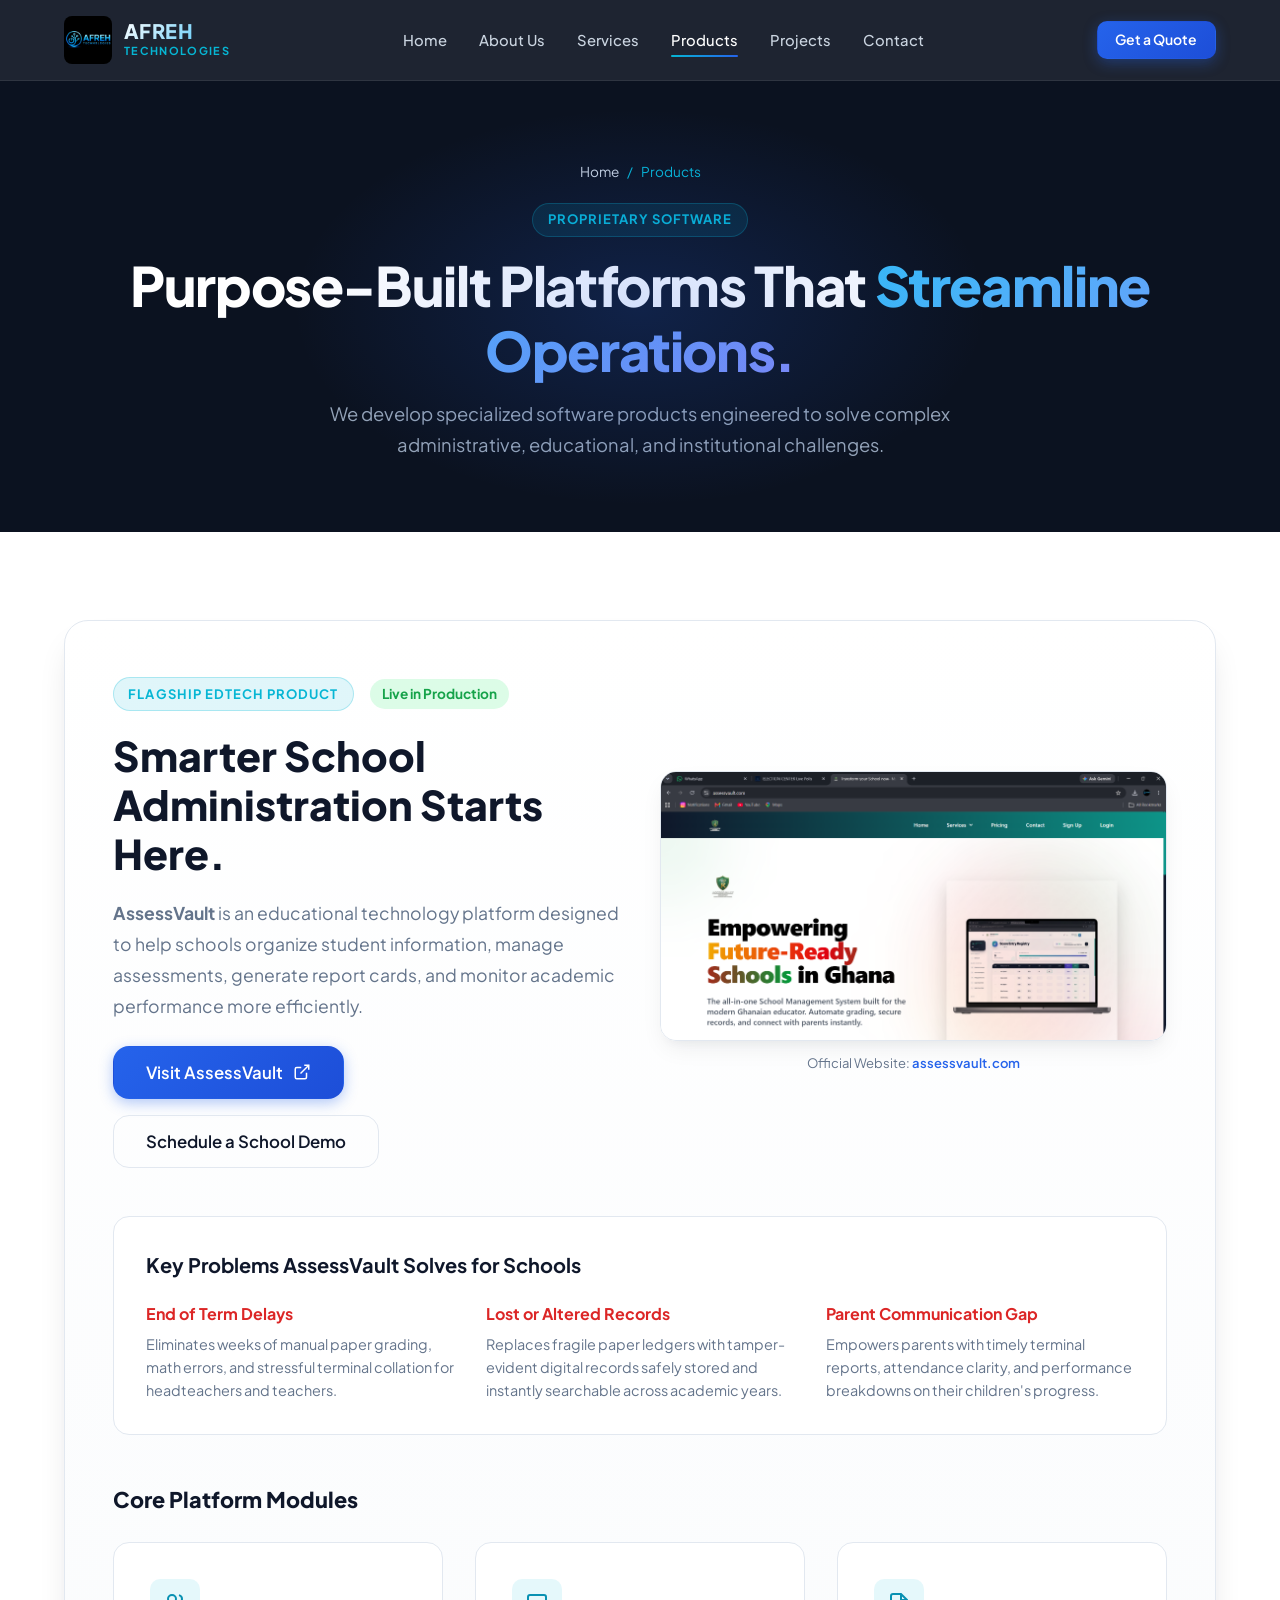
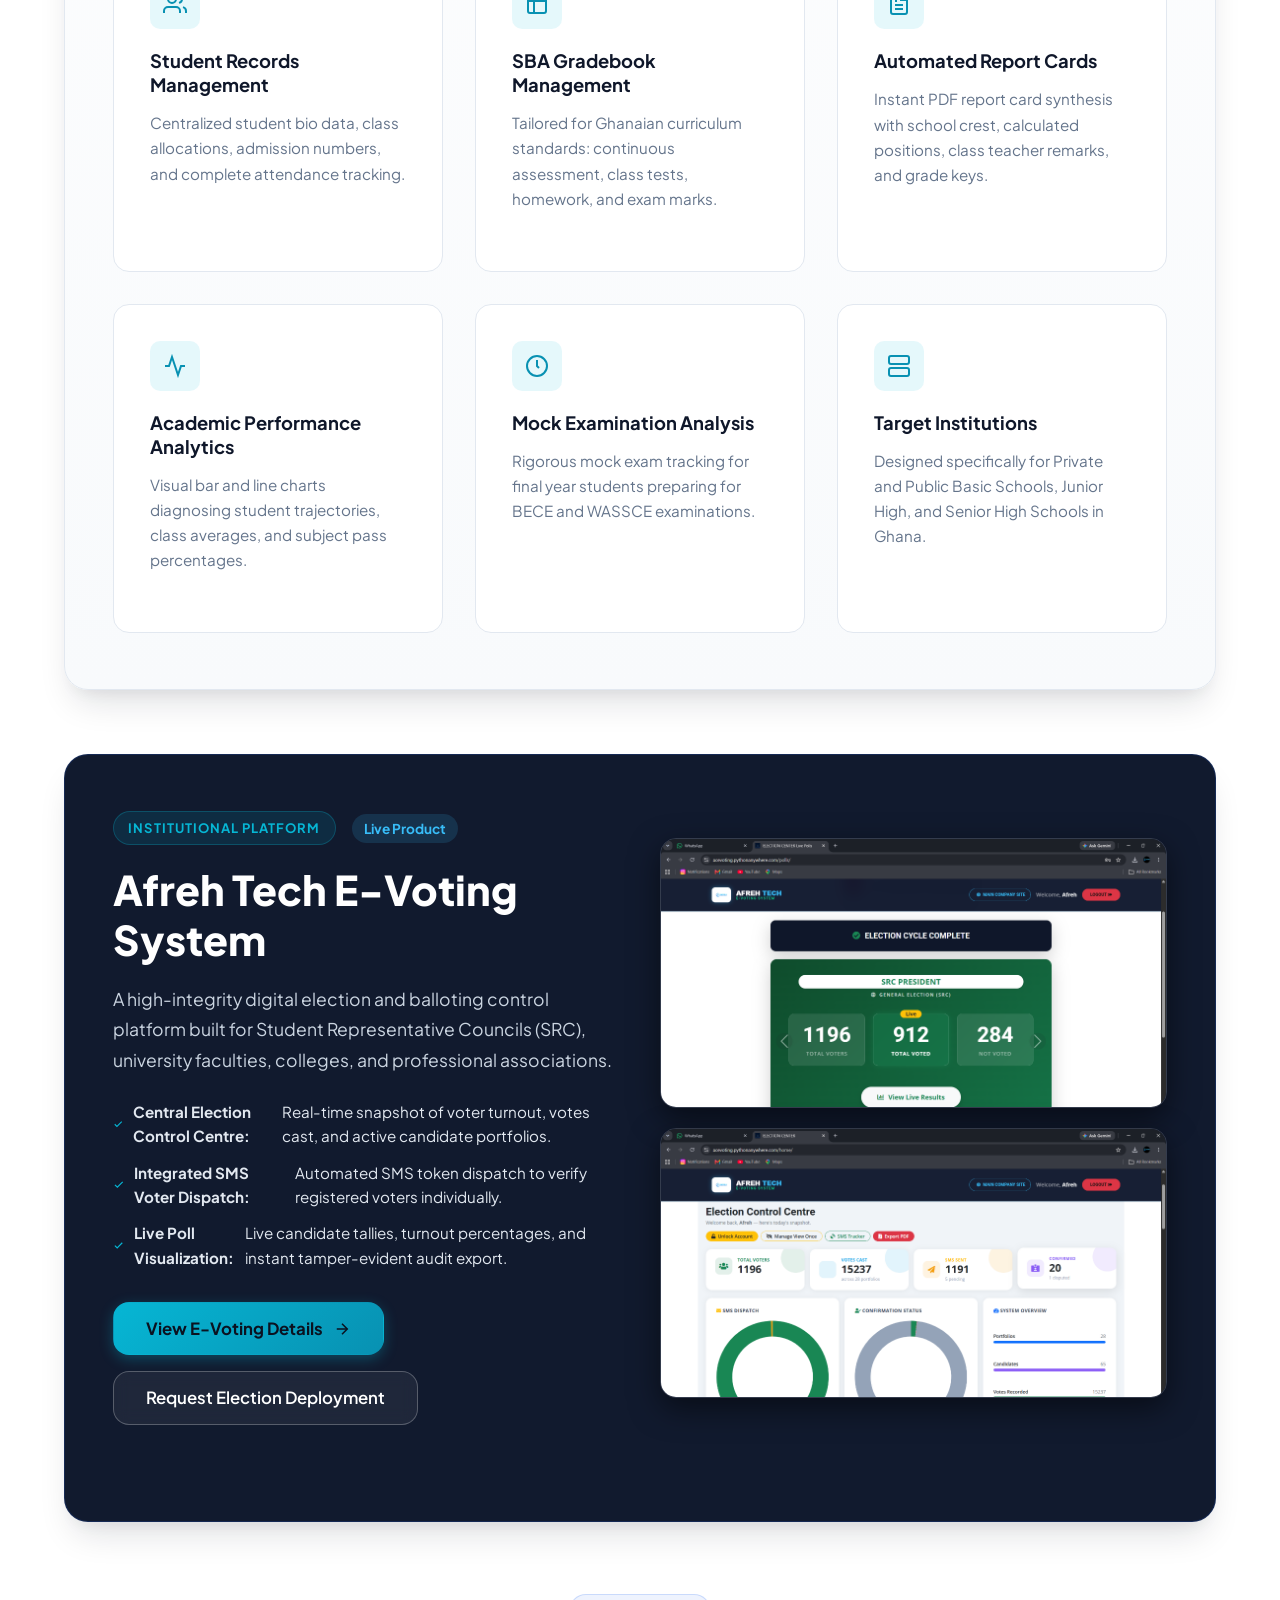
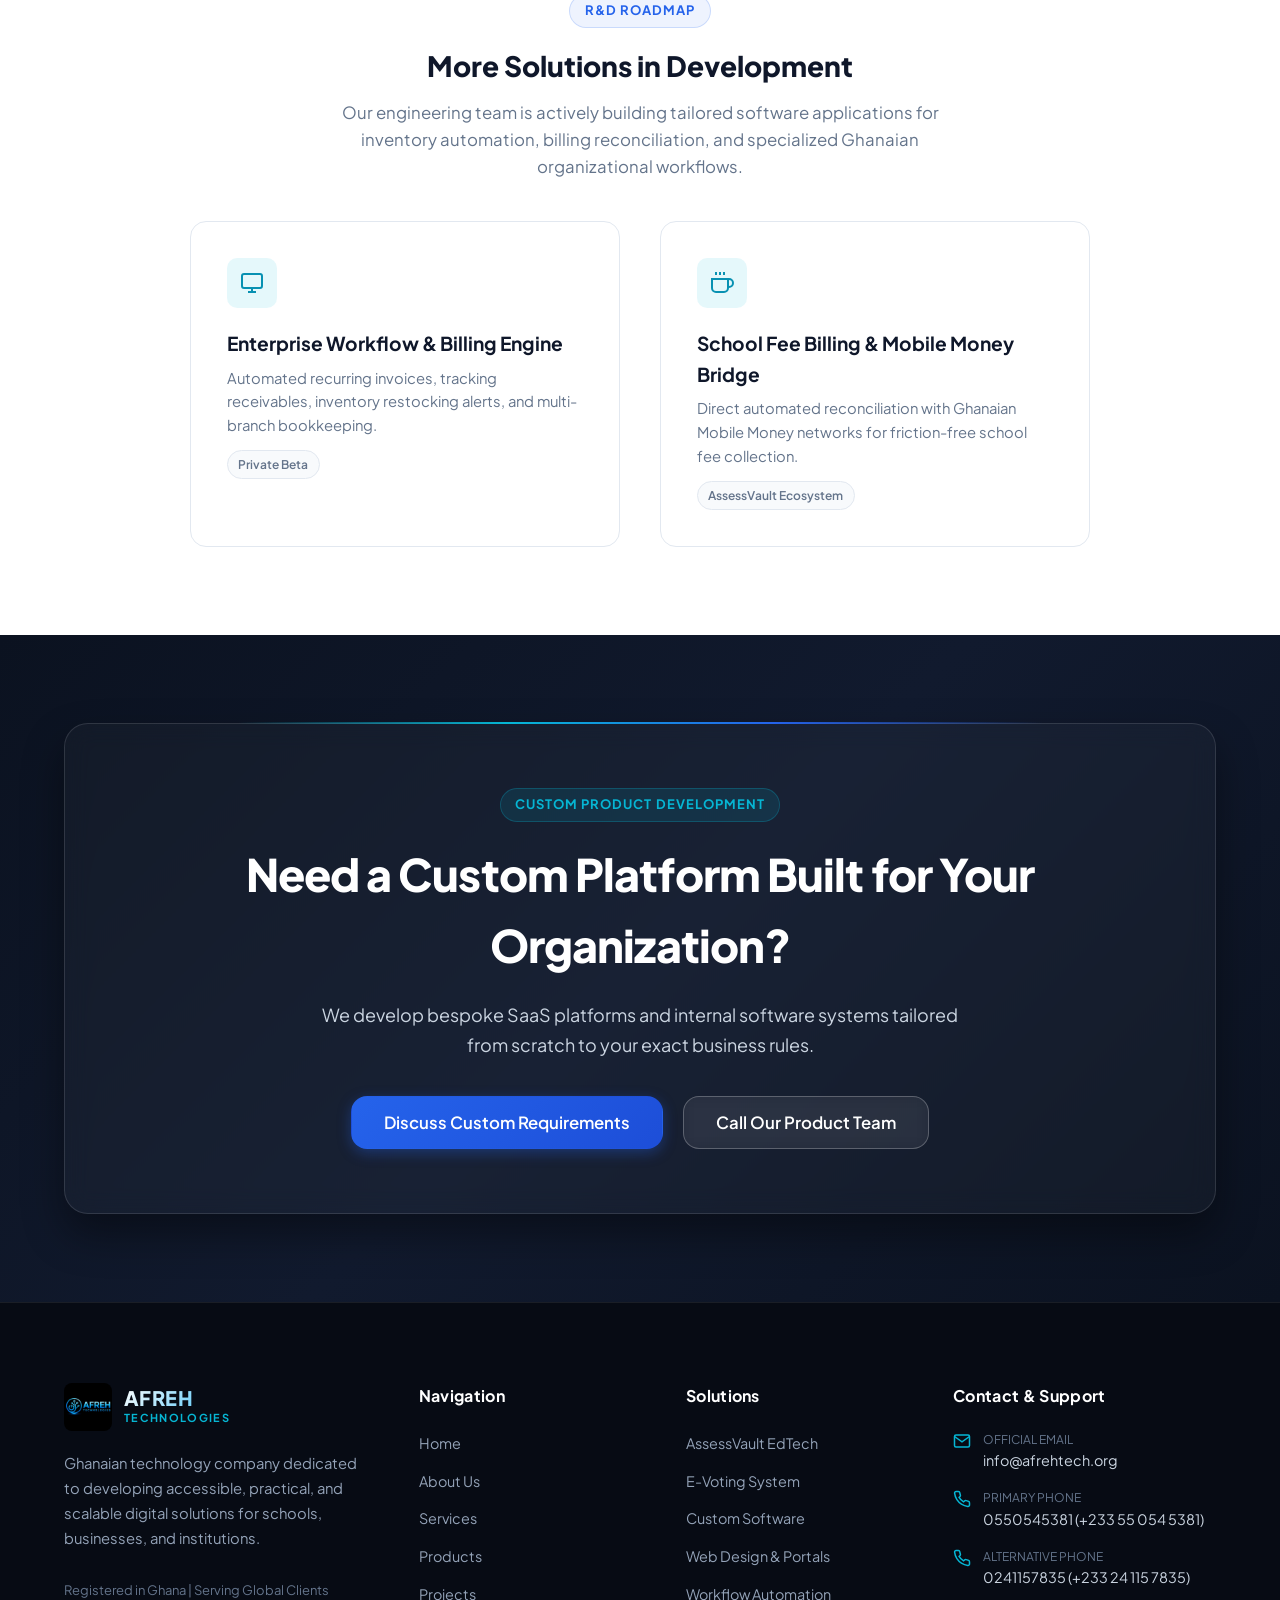
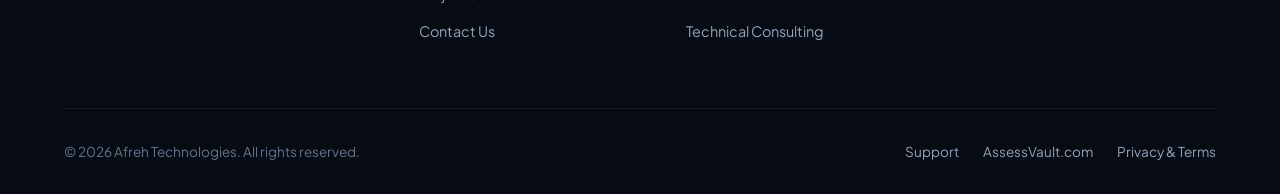
<file: products.html>
<!DOCTYPE html>
<html lang="en">
<head>
  <meta charset="UTF-8">
  <meta name="viewport" content="width=device-width, initial-scale=1.0">
  <title>Products | Afreh Technologies - Software Products & Platforms</title>
  <meta name="description" content="Discover software platforms built by Afreh Technologies, including AssessVault (Ghana's premier school management & grading platform) and Afreh Tech E-Voting System.">
  <link rel="canonical" href="https://afrehtech.org/products.html">
  <link rel="icon" type="image/svg+xml" href="favicon.svg">

  <meta property="og:type" content="website">
  <meta property="og:title" content="Software Products | Afreh Technologies">
  <meta property="og:description" content="Purpose-built educational and institutional software platforms designed for Ghanaian and African organizations.">
  <meta property="og:image" content="assets/images/assessvault-live.png">

  <link rel="preconnect" href="https://fonts.googleapis.com">
  <link rel="preconnect" href="https://fonts.gstatic.com" crossorigin>
  <link href="https://fonts.googleapis.com/css2?family=Plus+Jakarta+Sans:wght@400;500;600;700;800&family=Inter:wght@400;500;600&display=swap" rel="stylesheet">
  <link rel="stylesheet" href="assets/css/style.css">
</head>
<body>

  <!-- Site Header -->
  <header class="site-header" id="site-header">
    <div class="container nav-container">
      <a href="index.html" class="brand-logo" aria-label="Afreh Technologies Home">
        <img src="assets/images/logo.jpg" alt="Afreh Technologies Logo" width="48" height="48">
        <div class="brand-name-wrap">
          <span class="brand-title">AFREH</span>
          <span class="brand-tagline">Technologies</span>
        </div>
      </a>

      <nav aria-label="Main Navigation">
        <ul class="nav-menu" id="nav-menu">
          <li><a href="index.html" class="nav-link">Home</a></li>
          <li><a href="about.html" class="nav-link">About Us</a></li>
          <li><a href="services.html" class="nav-link">Services</a></li>
          <li><a href="products.html" class="nav-link active">Products</a></li>
          <li><a href="projects.html" class="nav-link">Projects</a></li>
          <li><a href="contact.html" class="nav-link">Contact</a></li>
        </ul>
      </nav>

      <div class="nav-cta">
        <a href="contact.html" class="btn btn-primary btn-sm">Get a Quote</a>
      </div>

      <button class="mobile-toggle" id="mobile-toggle" aria-label="Toggle navigation menu" aria-expanded="false" aria-controls="nav-menu">
        <span class="hamburger-line"></span>
        <span class="hamburger-line"></span>
        <span class="hamburger-line"></span>
      </button>
    </div>
  </header>

  <main id="main-content">
    <!-- Page Hero -->
    <section class="page-hero">
      <div class="container">
        <div class="page-breadcrumbs">
          <a href="index.html">Home</a>
          <span>/</span>
          <span>Products</span>
        </div>
        <span class="section-tag cyan-tag">Proprietary Software</span>
        <h1 class="page-hero-title">Purpose-Built Platforms That <span class="gradient-text">Streamline Operations.</span></h1>
        <p class="page-hero-desc">We develop specialized software products engineered to solve complex administrative, educational, and institutional challenges.</p>
      </div>
    </section>

    <!-- Product 1: AssessVault (Flagship) -->
    <section class="section section-light" id="assessvault">
      <div class="container">
        <div style="background: linear-gradient(180deg, #FFFFFF 0%, #F8FAFC 100%); border: 1px solid var(--border-light); border-radius: var(--radius-xl); padding: 3.5rem 3rem; box-shadow: var(--shadow-xl); margin-bottom: 4rem;">
          <div class="grid-2" style="align-items: center; margin-bottom: 3rem;">
            <div>
              <div style="display: flex; align-items: center; gap: 1rem; margin-bottom: 1.25rem;">
                <span class="section-tag cyan-tag" style="margin-bottom: 0;">Flagship EdTech Product</span>
                <span style="font-size: 0.85rem; font-weight: 700; color: #16A34A; background: #DCFCE7; padding: 0.25rem 0.75rem; border-radius: var(--radius-pill);">Live in Production</span>
              </div>
              <h2 style="font-size: clamp(2rem, 3.2vw, 2.75rem); font-weight: 800; color: var(--text-main); line-height: 1.2; margin-bottom: 1.25rem;">
                Smarter School Administration Starts Here.
              </h2>
              <p style="font-size: 1.1rem; line-height: 1.75; color: var(--text-muted); margin-bottom: 1.5rem;">
                <strong>AssessVault</strong> is an educational technology platform designed to help schools organize student information, manage assessments, generate report cards, and monitor academic performance more efficiently.
              </p>
              <div style="display: flex; gap: 1rem; flex-wrap: wrap;">
                <a href="https://assessvault.com/" target="_blank" rel="noopener noreferrer" class="btn btn-primary btn-lg">
                  Visit AssessVault
                  <svg width="18" height="18" viewBox="0 0 24 24" fill="none" stroke="currentColor" stroke-width="2"><path d="M18 13v6a2 2 0 0 1-2 2H5a2 2 0 0 1-2-2V8a2 2 0 0 1 2-2h6"></path><polyline points="15 3 21 3 21 9"></polyline><line x1="10" y1="14" x2="21" y2="3"></line></svg>
                </a>
                <a href="contact.html?service=AssessVault%20School%20Demo" class="btn btn-outline-dark btn-lg">
                  Schedule a School Demo
                </a>
              </div>
            </div>

            <div>
              <div style="border-radius: var(--radius-lg); overflow: hidden; box-shadow: var(--shadow-lg); border: 1px solid var(--border-light);">
                <img src="assets/images/assessvault-live.png" alt="AssessVault Live Web Application Screenshot" width="600" height="350">
              </div>
              <div style="font-size: 0.8125rem; color: var(--text-muted); text-align: center; margin-top: 0.75rem;">
                Official Website: <a href="https://assessvault.com/" target="_blank" rel="noopener noreferrer" style="font-weight: 600;">assessvault.com</a>
              </div>
            </div>
          </div>

          <!-- Problems It Solves -->
          <div style="margin-bottom: 3rem; padding: 2rem; background: var(--bg-white); border-radius: var(--radius-lg); border: 1px solid var(--border-light);">
            <h3 style="font-size: 1.25rem; font-weight: 700; color: var(--text-main); margin-bottom: 1.25rem;">Key Problems AssessVault Solves for Schools</h3>
            <div class="grid-3">
              <div>
                <h4 style="font-size: 1rem; font-weight: 700; color: #DC2626; margin-bottom: 0.4rem;">End of Term Delays</h4>
                <p style="font-size: 0.9rem; color: var(--text-muted); line-height: 1.6;">Eliminates weeks of manual paper grading, math errors, and stressful terminal collation for headteachers and teachers.</p>
              </div>
              <div>
                <h4 style="font-size: 1rem; font-weight: 700; color: #DC2626; margin-bottom: 0.4rem;">Lost or Altered Records</h4>
                <p style="font-size: 0.9rem; color: var(--text-muted); line-height: 1.6;">Replaces fragile paper ledgers with tamper-evident digital records safely stored and instantly searchable across academic years.</p>
              </div>
              <div>
                <h4 style="font-size: 1rem; font-weight: 700; color: #DC2626; margin-bottom: 0.4rem;">Parent Communication Gap</h4>
                <p style="font-size: 0.9rem; color: var(--text-muted); line-height: 1.6;">Empowers parents with timely terminal reports, attendance clarity, and performance breakdowns on their children's progress.</p>
              </div>
            </div>
          </div>

          <!-- Feature Cards Grid -->
          <h3 style="font-size: 1.35rem; font-weight: 800; color: var(--text-main); margin-bottom: 1.5rem;">Core Platform Modules</h3>
          <div class="grid-3">
            <div class="why-card">
              <div class="why-icon">
                <svg width="24" height="24" viewBox="0 0 24 24" fill="none" stroke="currentColor" stroke-width="2"><path d="M17 21v-2a4 4 0 0 0-4-4H5a4 4 0 0 0-4 4v2"></path><circle cx="9" cy="7" r="4"></circle><path d="M23 21v-2a4 4 0 0 0-3-3.87"></path><path d="M16 3.13a4 4 0 0 1 0 7.75"></path></svg>
              </div>
              <h4 class="card-title" style="font-size: 1.15rem;">Student Records Management</h4>
              <p class="card-text">Centralized student bio data, class allocations, admission numbers, and complete attendance tracking.</p>
            </div>

            <div class="why-card">
              <div class="why-icon">
                <svg width="24" height="24" viewBox="0 0 24 24" fill="none" stroke="currentColor" stroke-width="2"><rect x="3" y="3" width="18" height="18" rx="2" ry="2"></rect><line x1="3" y1="9" x2="21" y2="9"></line><line x1="9" y1="21" x2="9" y2="9"></line></svg>
              </div>
              <h4 class="card-title" style="font-size: 1.15rem;">SBA Gradebook Management</h4>
              <p class="card-text">Tailored for Ghanaian curriculum standards: continuous assessment, class tests, homework, and exam marks.</p>
            </div>

            <div class="why-card">
              <div class="why-icon">
                <svg width="24" height="24" viewBox="0 0 24 24" fill="none" stroke="currentColor" stroke-width="2"><path d="M14 2H6a2 2 0 0 0-2 2v16a2 2 0 0 0 2 2h12a2 2 0 0 0 2-2V8z"></path><polyline points="14 2 14 8 20 8"></polyline><line x1="16" y1="13" x2="8" y2="13"></line><line x1="16" y1="17" x2="8" y2="17"></line><polyline points="10 9 9 9 8 9"></polyline></svg>
              </div>
              <h4 class="card-title" style="font-size: 1.15rem;">Automated Report Cards</h4>
              <p class="card-text">Instant PDF report card synthesis with school crest, calculated positions, class teacher remarks, and grade keys.</p>
            </div>

            <div class="why-card">
              <div class="why-icon">
                <svg width="24" height="24" viewBox="0 0 24 24" fill="none" stroke="currentColor" stroke-width="2"><polyline points="22 12 18 12 15 21 9 3 6 12 2 12"></polyline></svg>
              </div>
              <h4 class="card-title" style="font-size: 1.15rem;">Academic Performance Analytics</h4>
              <p class="card-text">Visual bar and line charts diagnosing student trajectories, class averages, and subject pass percentages.</p>
            </div>

            <div class="why-card">
              <div class="why-icon">
                <svg width="24" height="24" viewBox="0 0 24 24" fill="none" stroke="currentColor" stroke-width="2"><circle cx="12" cy="12" r="10"></circle><polyline points="12 6 12 12 14 14"></polyline></svg>
              </div>
              <h4 class="card-title" style="font-size: 1.15rem;">Mock Examination Analysis</h4>
              <p class="card-text">Rigorous mock exam tracking for final year students preparing for BECE and WASSCE examinations.</p>
            </div>

            <div class="why-card">
              <div class="why-icon">
                <svg width="24" height="24" viewBox="0 0 24 24" fill="none" stroke="currentColor" stroke-width="2"><rect x="2" y="2" width="20" height="8" rx="2" ry="2"></rect><rect x="2" y="14" width="20" height="8" rx="2" ry="2"></rect><line x1="6" y1="6" x2="6.01" y2="6"></line><line x1="6" y1="18" x2="6.01" y2="18"></line></svg>
              </div>
              <h4 class="card-title" style="font-size: 1.15rem;">Target Institutions</h4>
              <p class="card-text">Designed specifically for Private and Public Basic Schools, Junior High, and Senior High Schools in Ghana.</p>
            </div>
          </div>
        </div>

        <!-- Product 2: Afreh Tech E-Voting System -->
        <div style="background: var(--navy-surface); border: 1px solid var(--navy-border); border-radius: var(--radius-xl); padding: 3.5rem 3rem; box-shadow: var(--shadow-xl); color: #FFFFFF;" id="evoting">
          <div class="grid-2" style="align-items: center; margin-bottom: 2.5rem;">
            <div>
              <div style="display: flex; align-items: center; gap: 1rem; margin-bottom: 1.25rem;">
                <span class="section-tag cyan-tag" style="margin-bottom: 0;">Institutional Platform</span>
                <span style="font-size: 0.85rem; font-weight: 700; color: #38BDF8; background: rgba(56, 189, 248, 0.15); padding: 0.25rem 0.75rem; border-radius: var(--radius-pill);">Live Product</span>
              </div>
              <h2 style="font-size: clamp(2rem, 3.2vw, 2.75rem); font-weight: 800; color: #FFFFFF; line-height: 1.2; margin-bottom: 1.25rem;">
                Afreh Tech E-Voting System
              </h2>
              <p style="font-size: 1.1rem; line-height: 1.75; color: #CBD5E1; margin-bottom: 1.5rem;">
                A high-integrity digital election and balloting control platform built for Student Representative Councils (SRC), university faculties, colleges, and professional associations.
              </p>

              <ul style="list-style: none; display: flex; flex-direction: column; gap: 0.75rem; margin-bottom: 2rem;">
                <li style="display: flex; align-items: center; gap: 0.6rem; color: #E2E8F0; font-size: 0.95rem;">
                  <svg width="18" height="18" viewBox="0 0 24 24" fill="none" stroke="var(--accent-cyan)" stroke-width="2.5"><polyline points="20 6 9 17 4 12"></polyline></svg>
                  <strong>Central Election Control Centre:</strong> Real-time snapshot of voter turnout, votes cast, and active candidate portfolios.
                </li>
                <li style="display: flex; align-items: center; gap: 0.6rem; color: #E2E8F0; font-size: 0.95rem;">
                  <svg width="18" height="18" viewBox="0 0 24 24" fill="none" stroke="var(--accent-cyan)" stroke-width="2.5"><polyline points="20 6 9 17 4 12"></polyline></svg>
                  <strong>Integrated SMS Voter Dispatch:</strong> Automated SMS token dispatch to verify registered voters individually.
                </li>
                <li style="display: flex; align-items: center; gap: 0.6rem; color: #E2E8F0; font-size: 0.95rem;">
                  <svg width="18" height="18" viewBox="0 0 24 24" fill="none" stroke="var(--accent-cyan)" stroke-width="2.5"><polyline points="20 6 9 17 4 12"></polyline></svg>
                  <strong>Live Poll Visualization:</strong> Live candidate tallies, turnout percentages, and instant tamper-evident audit export.
                </li>
              </ul>

              <div style="display: flex; gap: 1rem; flex-wrap: wrap;">
                <a href="projects.html#evoting" class="btn btn-accent btn-lg">
                  View E-Voting Details
                  <svg width="18" height="18" viewBox="0 0 24 24" fill="none" stroke="currentColor" stroke-width="2"><line x1="5" y1="12" x2="19" y2="12"></line><polyline points="12 5 19 12 12 19"></polyline></svg>
                </a>
                <a href="contact.html?service=E-Voting%20System" class="btn btn-outline-white btn-lg">Request Election Deployment</a>
              </div>
            </div>

            <div style="display: flex; flex-direction: column; gap: 1.25rem;">
              <div style="border-radius: var(--radius-lg); overflow: hidden; border: 1px solid rgba(255, 255, 255, 0.15); box-shadow: 0 10px 30px rgba(0, 0, 0, 0.5);">
                <img src="assets/images/evote-control-center.png" alt="Afreh Tech Election Control Centre Real Screenshot" width="600" height="340">
              </div>
              <div style="border-radius: var(--radius-lg); overflow: hidden; border: 1px solid rgba(255, 255, 255, 0.15); box-shadow: 0 10px 30px rgba(0, 0, 0, 0.5);">
                <img src="assets/images/evote-live-polls.png" alt="Afreh Tech E-Voting Live Polls & Results View" width="600" height="340">
              </div>
            </div>
          </div>
        </div>

        <!-- Solutions in Development -->
        <div style="margin-top: 4.5rem; text-align: center;">
          <span class="section-tag">R&D Roadmap</span>
          <h3 style="font-size: 1.75rem; font-weight: 800; color: var(--text-main); margin-bottom: 0.75rem;">More Solutions in Development</h3>
          <p style="font-size: 1.05rem; color: var(--text-muted); max-width: 650px; margin: 0 auto 2.5rem;">
            Our engineering team is actively building tailored software applications for inventory automation, billing reconciliation, and specialized Ghanaian organizational workflows.
          </p>

          <div class="grid-2 text-left" style="max-width: 900px; margin: 0 auto;">
            <div class="why-card">
              <div class="why-icon">
                <svg width="24" height="24" viewBox="0 0 24 24" fill="none" stroke="currentColor" stroke-width="2"><rect x="2" y="3" width="20" height="14" rx="2" ry="2"></rect><line x1="8" y1="21" x2="16" y2="21"></line><line x1="12" y1="17" x2="12" y2="21"></line></svg>
              </div>
              <h4 style="font-size: 1.2rem; font-weight: 700; margin-bottom: 0.5rem; color: var(--text-main);">Enterprise Workflow & Billing Engine</h4>
              <p style="font-size: 0.925rem; color: var(--text-muted); line-height: 1.6;">Automated recurring invoices, tracking receivables, inventory restocking alerts, and multi-branch bookkeeping.</p>
              <span class="tag-chip" style="margin-top: 0.75rem; display: inline-block;">Private Beta</span>
            </div>

            <div class="why-card">
              <div class="why-icon">
                <svg width="24" height="24" viewBox="0 0 24 24" fill="none" stroke="currentColor" stroke-width="2"><path d="M18 8h1a4 4 0 0 1 0 8h-1"></path><path d="M2 8h16v9a4 4 0 0 1-4 4H6a4 4 0 0 1-4-4V8z"></path><line x1="6" y1="1" x2="6" y2="4"></line><line x1="10" y1="1" x2="10" y2="4"></line><line x1="14" y1="1" x2="14" y2="4"></line></svg>
              </div>
              <h4 style="font-size: 1.2rem; font-weight: 700; margin-bottom: 0.5rem; color: var(--text-main);">School Fee Billing & Mobile Money Bridge</h4>
              <p style="font-size: 0.925rem; color: var(--text-muted); line-height: 1.6;">Direct automated reconciliation with Ghanaian Mobile Money networks for friction-free school fee collection.</p>
              <span class="tag-chip" style="margin-top: 0.75rem; display: inline-block;">AssessVault Ecosystem</span>
            </div>
          </div>
        </div>

      </div>
    </section>

    <!-- Call to Action -->
    <section class="cta-section">
      <div class="container">
        <div class="cta-box">
          <span class="section-tag cyan-tag">Custom Product Development</span>
          <h2 class="cta-title">Need a Custom Platform Built for Your Organization?</h2>
          <p class="cta-desc">We develop bespoke SaaS platforms and internal software systems tailored from scratch to your exact business rules.</p>
          <div class="cta-buttons">
            <a href="contact.html" class="btn btn-primary btn-lg">Discuss Custom Requirements</a>
            <a href="tel:0550545381" class="btn btn-outline-white btn-lg">Call Our Product Team</a>
          </div>
        </div>
      </div>
    </section>
  </main>

  <!-- Site Footer -->
  <footer class="site-footer">
    <div class="container">
      <div class="footer-grid">
        <div class="footer-col-brand">
          <a href="index.html" class="brand-logo" aria-label="Afreh Technologies Home">
            <img src="assets/images/logo.jpg" alt="Afreh Technologies Logo" width="44" height="44">
            <div class="brand-name-wrap">
              <span class="brand-title">AFREH</span>
              <span class="brand-tagline">Technologies</span>
            </div>
          </a>
          <p>Ghanaian technology company dedicated to developing accessible, practical, and scalable digital solutions for schools, businesses, and institutions.</p>
          <div style="font-size: 0.8125rem; color: #64748B;">Registered in Ghana | Serving Global Clients</div>
        </div>

        <div>
          <h4 class="footer-col-title">Navigation</h4>
          <ul class="footer-links">
            <li><a href="index.html">Home</a></li>
            <li><a href="about.html">About Us</a></li>
            <li><a href="services.html">Services</a></li>
            <li><a href="products.html">Products</a></li>
            <li><a href="projects.html">Projects</a></li>
            <li><a href="contact.html">Contact Us</a></li>
          </ul>
        </div>

        <div>
          <h4 class="footer-col-title">Solutions</h4>
          <ul class="footer-links">
            <li><a href="products.html#assessvault">AssessVault EdTech</a></li>
            <li><a href="projects.html#evoting">E-Voting System</a></li>
            <li><a href="services.html#custom-software">Custom Software</a></li>
            <li><a href="services.html#web-development">Web Design & Portals</a></li>
            <li><a href="services.html#automation">Workflow Automation</a></li>
            <li><a href="services.html#consulting">Technical Consulting</a></li>
          </ul>
        </div>

        <div>
          <h4 class="footer-col-title">Contact & Support</h4>
          <div class="footer-contact-item">
            <svg width="18" height="18" viewBox="0 0 24 24" fill="none" stroke="currentColor" stroke-width="2"><path d="M4 4h16c1.1 0 2 .9 2 2v12c0 1.1-.9 2-2 2H4c-1.1 0-2-.9-2-2V6c0-1.1.9-2 2-2z"></path><polyline points="22,6 12,13 2,6"></polyline></svg>
            <div>
              <span style="display:block; font-size: 0.75rem; text-transform:uppercase; color: #64748B;">Official Email</span>
              <a href="mailto:info@afrehtech.org">info@afrehtech.org</a>
            </div>
          </div>
          <div class="footer-contact-item">
            <svg width="18" height="18" viewBox="0 0 24 24" fill="none" stroke="currentColor" stroke-width="2"><path d="M22 16.92v3a2 2 0 0 1-2.18 2 19.79 19.79 0 0 1-8.63-3.07 19.5 19.5 0 0 1-6-6 19.79 19.79 0 0 1-3.07-8.67A2 2 0 0 1 4.11 2h3a2 2 0 0 1 2 1.72 12.84 12.84 0 0 0 .7 2.81 2 2 0 0 1-.45 2.11L8.09 9.91a16 16 0 0 0 6 6l1.27-1.27a2 2 0 0 1 2.11-.45 12.84 12.84 0 0 0 2.81.7A2 2 0 0 1 22 16.92z"></path></svg>
            <div>
              <span style="display:block; font-size: 0.75rem; text-transform:uppercase; color: #64748B;">Primary Phone</span>
              <a href="tel:0550545381">0550545381 (+233 55 054 5381)</a>
            </div>
          </div>
          <div class="footer-contact-item">
            <svg width="18" height="18" viewBox="0 0 24 24" fill="none" stroke="currentColor" stroke-width="2"><path d="M22 16.92v3a2 2 0 0 1-2.18 2 19.79 19.79 0 0 1-8.63-3.07 19.5 19.5 0 0 1-6-6 19.79 19.79 0 0 1-3.07-8.67A2 2 0 0 1 4.11 2h3a2 2 0 0 1 2 1.72 12.84 12.84 0 0 0 .7 2.81 2 2 0 0 1-.45 2.11L8.09 9.91a16 16 0 0 0 6 6l1.27-1.27a2 2 0 0 1 2.11-.45 12.84 12.84 0 0 0 2.81.7A2 2 0 0 1 22 16.92z"></path></svg>
            <div>
              <span style="display:block; font-size: 0.75rem; text-transform:uppercase; color: #64748B;">Alternative Phone</span>
              <a href="tel:0241157835">0241157835 (+233 24 115 7835)</a>
            </div>
          </div>
        </div>
      </div>

      <div class="footer-bottom">
        <p>&copy; 2026 Afreh Technologies. All rights reserved.</p>
        <div style="display: flex; gap: 1.5rem;">
          <a href="contact.html">Support</a>
          <a href="https://assessvault.com/" target="_blank" rel="noopener noreferrer">AssessVault.com</a>
          <a href="contact.html">Privacy & Terms</a>
        </div>
      </div>
    </div>
  </footer>

  <script src="assets/js/main.js"></script>
</body>
</html>
</file>
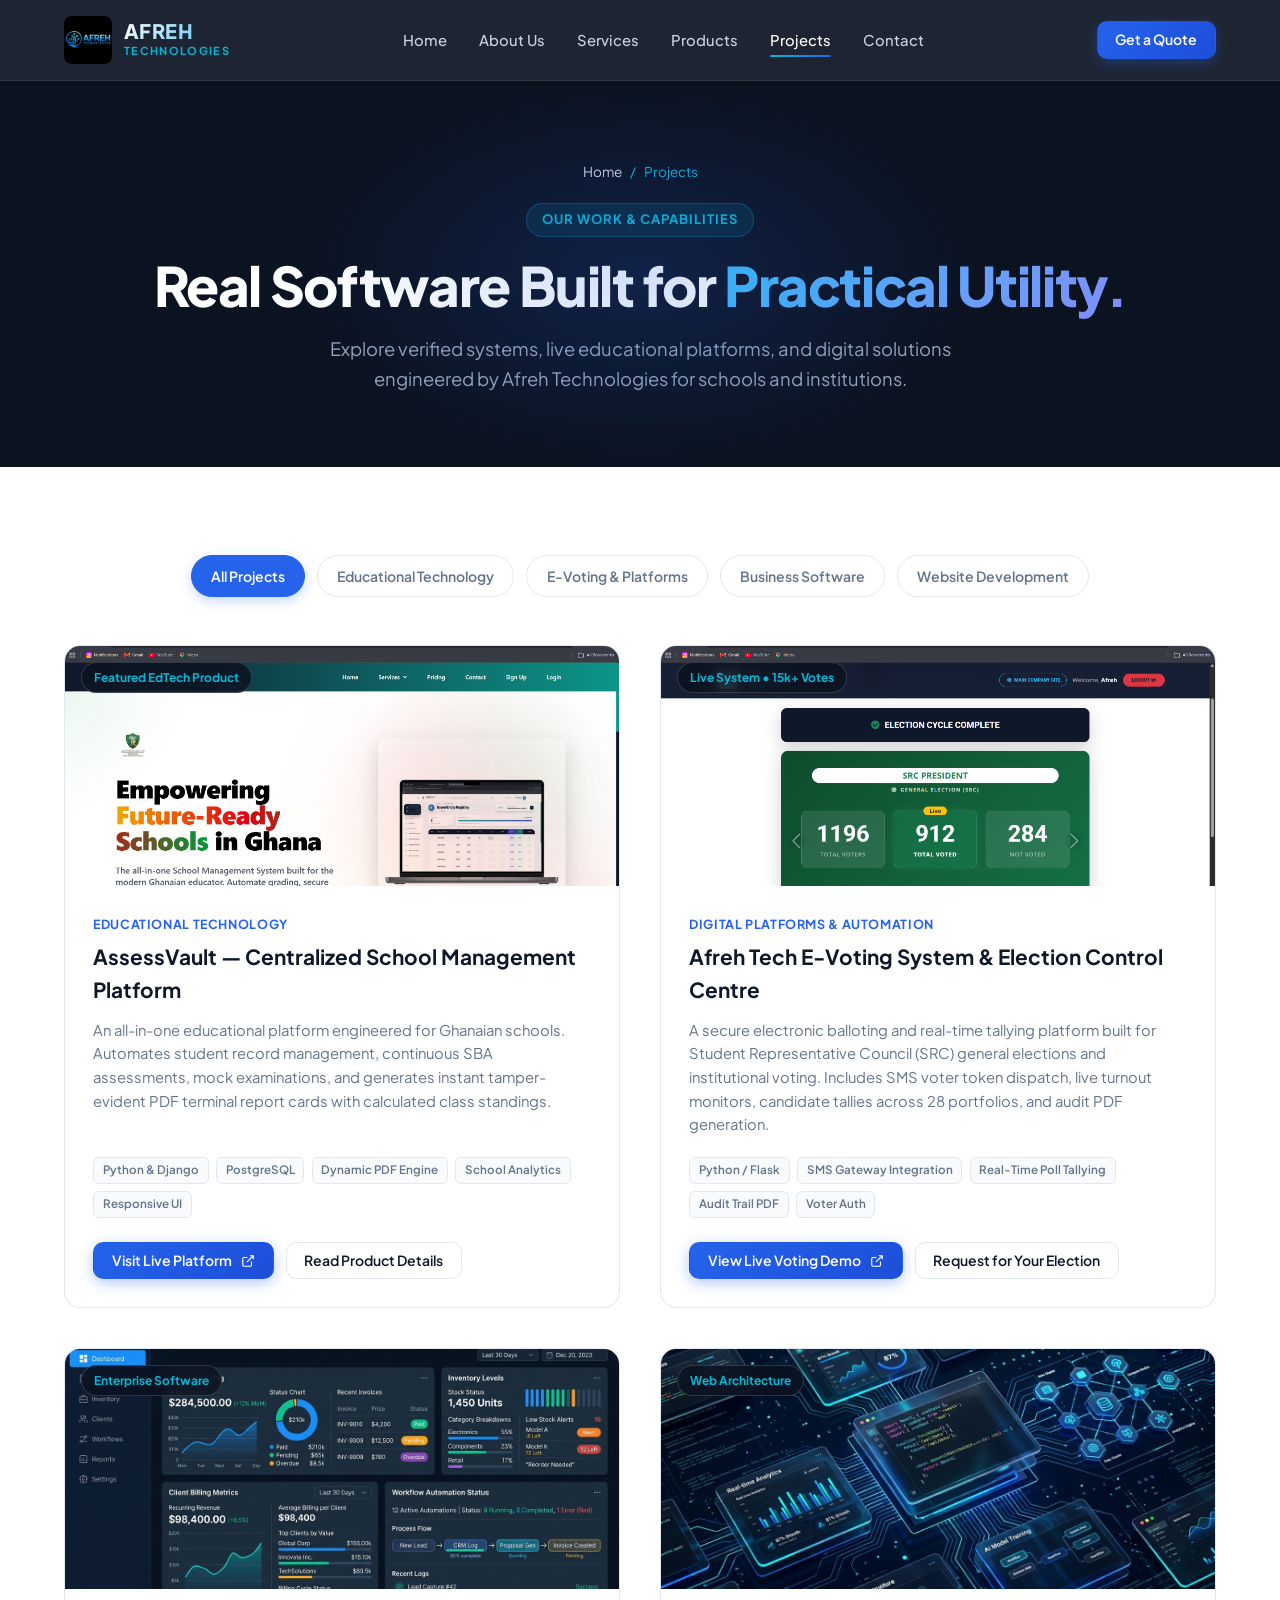
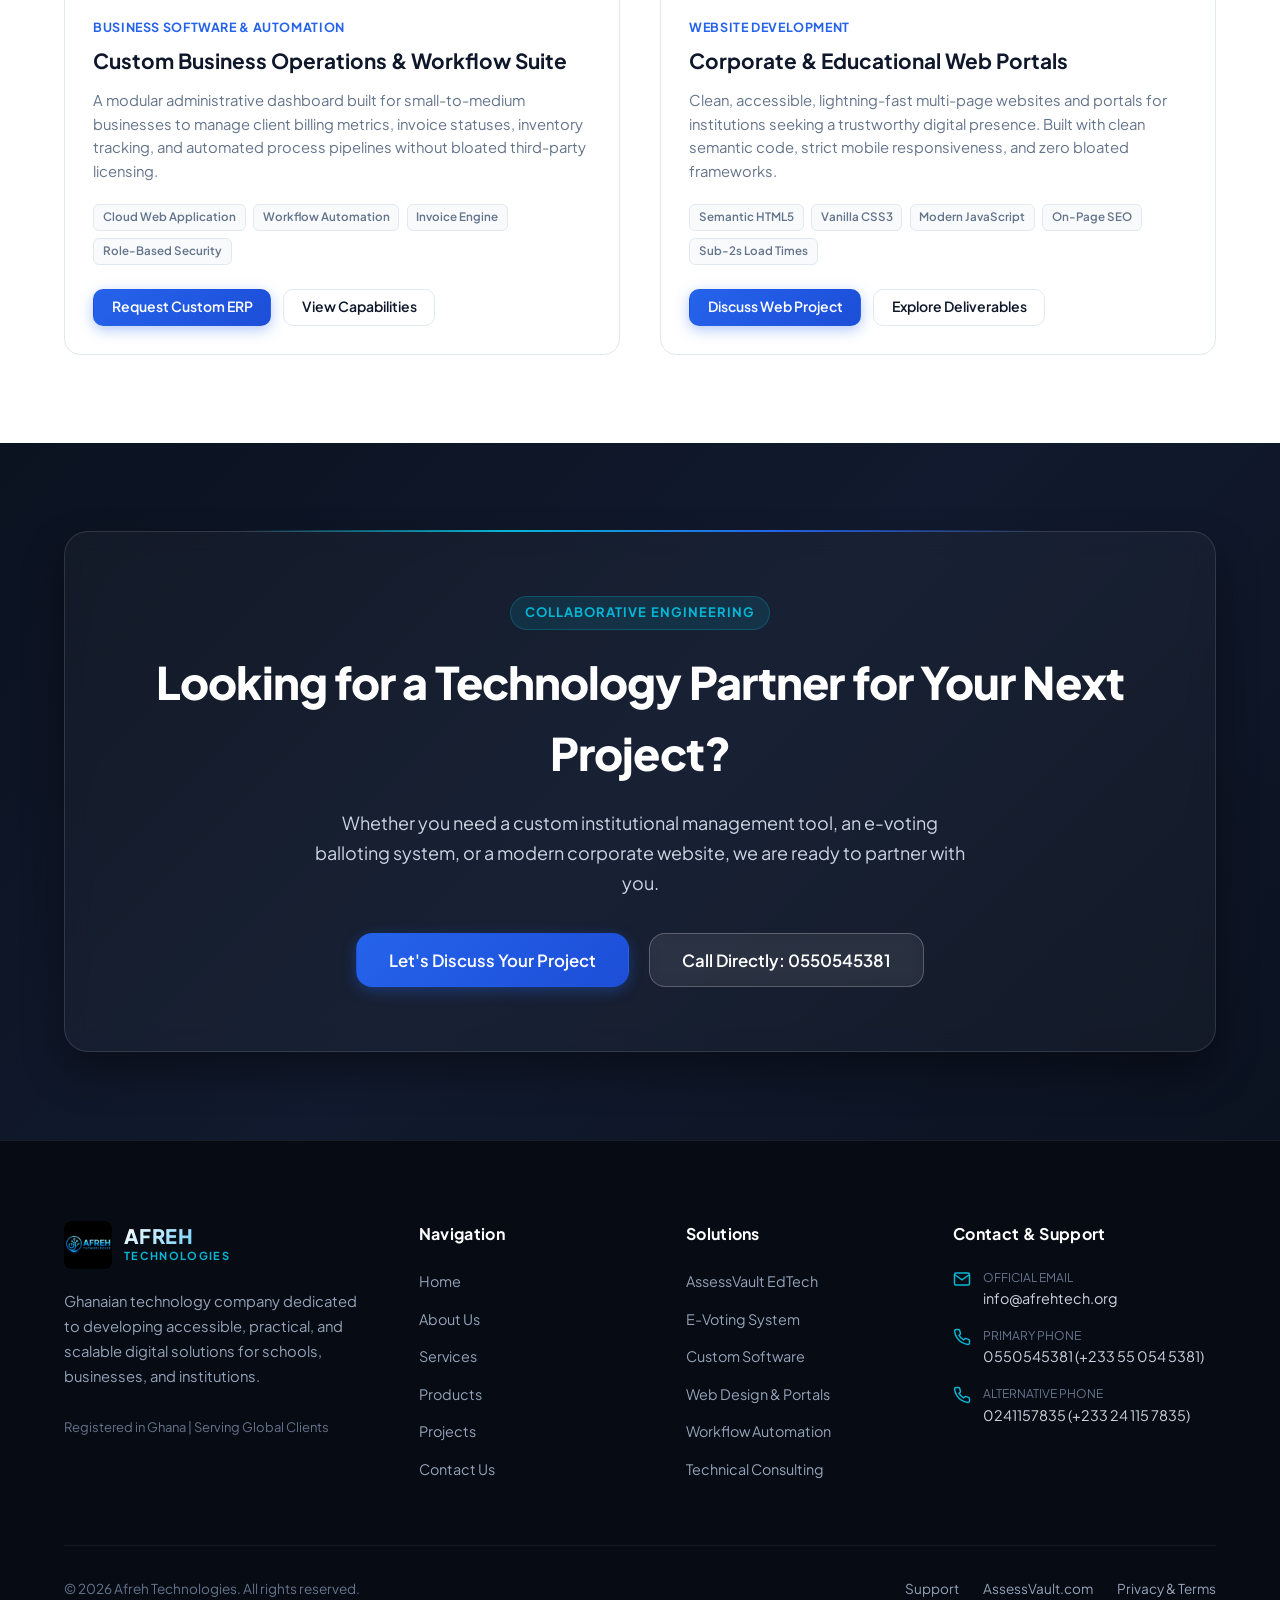
<file: projects.html>
<!DOCTYPE html>
<html lang="en">
<head>
  <meta charset="UTF-8">
  <meta name="viewport" content="width=device-width, initial-scale=1.0">
  <title>Projects & Portfolio | Afreh Technologies - Real Software Deployments</title>
  <meta name="description" content="Explore real software deployments and engineering projects by Afreh Technologies, including AssessVault EdTech, Afreh Tech E-Voting System, and Custom Enterprise Platforms.">
  <link rel="canonical" href="https://afrehtech.org/projects.html">
  <link rel="icon" type="image/svg+xml" href="favicon.svg">

  <meta property="og:type" content="website">
  <meta property="og:title" content="Portfolio & Projects | Afreh Technologies">
  <meta property="og:description" content="Proven digital solutions engineered for educational institutions, student associations, and growing enterprises.">
  <meta property="og:image" content="assets/images/evote-control-center.png">

  <link rel="preconnect" href="https://fonts.googleapis.com">
  <link rel="preconnect" href="https://fonts.gstatic.com" crossorigin>
  <link href="https://fonts.googleapis.com/css2?family=Plus+Jakarta+Sans:wght@400;500;600;700;800&family=Inter:wght@400;500;600&display=swap" rel="stylesheet">
  <link rel="stylesheet" href="assets/css/style.css">
</head>
<body>

  <!-- Site Header -->
  <header class="site-header" id="site-header">
    <div class="container nav-container">
      <a href="index.html" class="brand-logo" aria-label="Afreh Technologies Home">
        <img src="assets/images/logo.jpg" alt="Afreh Technologies Logo" width="48" height="48">
        <div class="brand-name-wrap">
          <span class="brand-title">AFREH</span>
          <span class="brand-tagline">Technologies</span>
        </div>
      </a>

      <nav aria-label="Main Navigation">
        <ul class="nav-menu" id="nav-menu">
          <li><a href="index.html" class="nav-link">Home</a></li>
          <li><a href="about.html" class="nav-link">About Us</a></li>
          <li><a href="services.html" class="nav-link">Services</a></li>
          <li><a href="products.html" class="nav-link">Products</a></li>
          <li><a href="projects.html" class="nav-link active">Projects</a></li>
          <li><a href="contact.html" class="nav-link">Contact</a></li>
        </ul>
      </nav>

      <div class="nav-cta">
        <a href="contact.html" class="btn btn-primary btn-sm">Get a Quote</a>
      </div>

      <button class="mobile-toggle" id="mobile-toggle" aria-label="Toggle navigation menu" aria-expanded="false" aria-controls="nav-menu">
        <span class="hamburger-line"></span>
        <span class="hamburger-line"></span>
        <span class="hamburger-line"></span>
      </button>
    </div>
  </header>

  <main id="main-content">
    <!-- Page Hero -->
    <section class="page-hero">
      <div class="container">
        <div class="page-breadcrumbs">
          <a href="index.html">Home</a>
          <span>/</span>
          <span>Projects</span>
        </div>
        <span class="section-tag cyan-tag">Our Work & Capabilities</span>
        <h1 class="page-hero-title">Real Software Built for <span class="gradient-text">Practical Utility.</span></h1>
        <p class="page-hero-desc">Explore verified systems, live educational platforms, and digital solutions engineered by Afreh Technologies for schools and institutions.</p>
      </div>
    </section>

    <!-- Portfolio Gallery Section -->
    <section class="section section-light">
      <div class="container">

        <!-- Category Filters -->
        <div class="project-filter-bar" role="tablist" aria-label="Project Categories">
          <button class="filter-btn active" data-filter="all">All Projects</button>
          <button class="filter-btn" data-filter="edtech">Educational Technology</button>
          <button class="filter-btn" data-filter="evoting">E-Voting & Platforms</button>
          <button class="filter-btn" data-filter="business">Business Software</button>
          <button class="filter-btn" data-filter="web">Website Development</button>
        </div>

        <div class="grid-2">

          <!-- Project 1: AssessVault -->
          <article class="project-card" data-category="edtech" id="assessvault">
            <div class="project-thumb">
              <img src="assets/images/assessvault-live.png" alt="AssessVault School Management Platform" width="600" height="340" loading="eager">
              <span class="project-badge">Featured EdTech Product</span>
            </div>
            <div class="project-content">
              <span class="project-category">Educational Technology</span>
              <h2 class="project-title">AssessVault — Centralized School Management Platform</h2>
              <p class="project-desc">
                An all-in-one educational platform engineered for Ghanaian schools. Automates student record management, continuous SBA assessments, mock examinations, and generates instant tamper-evident PDF terminal report cards with calculated class standings.
              </p>
              
              <div class="tech-stack-row">
                <span class="tech-tag">Python & Django</span>
                <span class="tech-tag">PostgreSQL</span>
                <span class="tech-tag">Dynamic PDF Engine</span>
                <span class="tech-tag">School Analytics</span>
                <span class="tech-tag">Responsive UI</span>
              </div>

              <div style="display: flex; gap: 0.75rem; flex-wrap: wrap; margin-top: auto;">
                <a href="https://assessvault.com/" target="_blank" rel="noopener noreferrer" class="btn btn-primary btn-sm">
                  Visit Live Platform
                  <svg width="14" height="14" viewBox="0 0 24 24" fill="none" stroke="currentColor" stroke-width="2"><path d="M18 13v6a2 2 0 0 1-2 2H5a2 2 0 0 1-2-2V8a2 2 0 0 1 2-2h6"></path><polyline points="15 3 21 3 21 9"></polyline><line x1="10" y1="14" x2="21" y2="3"></line></svg>
                </a>
                <a href="products.html#assessvault" class="btn btn-outline-dark btn-sm">Read Product Details</a>
              </div>
            </div>
          </article>

          <!-- Project 2: Afreh Tech E-Voting System -->
          <article class="project-card" data-category="evoting" id="evoting">
            <div class="project-thumb">
              <img src="assets/images/evote-control-center.png" alt="Afreh Tech Election Control Centre Real Screenshot" width="600" height="340" loading="eager">
              <span class="project-badge">Live System &bull; 15k+ Votes</span>
            </div>
            <div class="project-content">
              <span class="project-category">Digital Platforms & Automation</span>
              <h2 class="project-title">Afreh Tech E-Voting System & Election Control Centre</h2>
              <p class="project-desc">
                A secure electronic balloting and real-time tallying platform built for Student Representative Council (SRC) general elections and institutional voting. Includes SMS voter token dispatch, live turnout monitors, candidate tallies across 28 portfolios, and audit PDF generation.
              </p>
              
              <div class="tech-stack-row">
                <span class="tech-tag">Python / Flask</span>
                <span class="tech-tag">SMS Gateway Integration</span>
                <span class="tech-tag">Real-Time Poll Tallying</span>
                <span class="tech-tag">Audit Trail PDF</span>
                <span class="tech-tag">Voter Auth</span>
              </div>

              <div style="display: flex; gap: 0.75rem; flex-wrap: wrap; margin-top: auto;">
                <a href="https://acevoting.pythonanywhere.com/" target="_blank" rel="noopener noreferrer" class="btn btn-primary btn-sm">
                  View Live Voting Demo
                  <svg width="14" height="14" viewBox="0 0 24 24" fill="none" stroke="currentColor" stroke-width="2"><path d="M18 13v6a2 2 0 0 1-2 2H5a2 2 0 0 1-2-2V8a2 2 0 0 1 2-2h6"></path><polyline points="15 3 21 3 21 9"></polyline><line x1="10" y1="14" x2="21" y2="3"></line></svg>
                </a>
                <a href="contact.html?service=E-Voting%20System" class="btn btn-outline-dark btn-sm">Request for Your Election</a>
              </div>
            </div>
          </article>

          <!-- Project 3: Enterprise Business ERP & Automation Suite -->
          <article class="project-card" data-category="business" id="enterprise-erp">
            <div class="project-thumb">
              <img src="assets/images/erp-dashboard.jpg" alt="Enterprise Business Management & Workflow Automation System" width="600" height="340" loading="lazy">
              <span class="project-badge">Enterprise Software</span>
            </div>
            <div class="project-content">
              <span class="project-category">Business Software & Automation</span>
              <h2 class="project-title">Custom Business Operations & Workflow Suite</h2>
              <p class="project-desc">
                A modular administrative dashboard built for small-to-medium businesses to manage client billing metrics, invoice statuses, inventory tracking, and automated process pipelines without bloated third-party licensing.
              </p>
              
              <div class="tech-stack-row">
                <span class="tech-tag">Cloud Web Application</span>
                <span class="tech-tag">Workflow Automation</span>
                <span class="tech-tag">Invoice Engine</span>
                <span class="tech-tag">Role-Based Security</span>
              </div>

              <div style="display: flex; gap: 0.75rem; flex-wrap: wrap; margin-top: auto;">
                <a href="contact.html?service=Custom%20Software" class="btn btn-primary btn-sm">Request Custom ERP</a>
                <a href="services.html#custom-software" class="btn btn-outline-dark btn-sm">View Capabilities</a>
              </div>
            </div>
          </article>

          <!-- Project 4: High-Performance Corporate & Institutional Web Platforms -->
          <article class="project-card" data-category="web" id="web-platforms">
            <div class="project-thumb">
              <img src="assets/images/hero-tech.jpg" alt="High-Performance Modern Web Engineering" width="600" height="340" loading="lazy">
              <span class="project-badge">Web Architecture</span>
            </div>
            <div class="project-content">
              <span class="project-category">Website Development</span>
              <h2 class="project-title">Corporate & Educational Web Portals</h2>
              <p class="project-desc">
                Clean, accessible, lightning-fast multi-page websites and portals for institutions seeking a trustworthy digital presence. Built with clean semantic code, strict mobile responsiveness, and zero bloated frameworks.
              </p>
              
              <div class="tech-stack-row">
                <span class="tech-tag">Semantic HTML5</span>
                <span class="tech-tag">Vanilla CSS3</span>
                <span class="tech-tag">Modern JavaScript</span>
                <span class="tech-tag">On-Page SEO</span>
                <span class="tech-tag">Sub-2s Load Times</span>
              </div>

              <div style="display: flex; gap: 0.75rem; flex-wrap: wrap; margin-top: auto;">
                <a href="contact.html?service=Web%20Design" class="btn btn-primary btn-sm">Discuss Web Project</a>
                <a href="services.html#web-development" class="btn btn-outline-dark btn-sm">Explore Deliverables</a>
              </div>
            </div>
          </article>

        </div>
      </div>
    </section>

    <!-- Enquiry Section -->
    <section class="cta-section">
      <div class="container">
        <div class="cta-box">
          <span class="section-tag cyan-tag">Collaborative Engineering</span>
          <h2 class="cta-title">Looking for a Technology Partner for Your Next Project?</h2>
          <p class="cta-desc">
            Whether you need a custom institutional management tool, an e-voting balloting system, or a modern corporate website, we are ready to partner with you.
          </p>
          <div class="cta-buttons">
            <a href="contact.html" class="btn btn-primary btn-lg">Let's Discuss Your Project</a>
            <a href="tel:0550545381" class="btn btn-outline-white btn-lg">Call Directly: 0550545381</a>
          </div>
        </div>
      </div>
    </section>
  </main>

  <!-- Site Footer -->
  <footer class="site-footer">
    <div class="container">
      <div class="footer-grid">
        <div class="footer-col-brand">
          <a href="index.html" class="brand-logo" aria-label="Afreh Technologies Home">
            <img src="assets/images/logo.jpg" alt="Afreh Technologies Logo" width="44" height="44">
            <div class="brand-name-wrap">
              <span class="brand-title">AFREH</span>
              <span class="brand-tagline">Technologies</span>
            </div>
          </a>
          <p>Ghanaian technology company dedicated to developing accessible, practical, and scalable digital solutions for schools, businesses, and institutions.</p>
          <div style="font-size: 0.8125rem; color: #64748B;">Registered in Ghana | Serving Global Clients</div>
        </div>

        <div>
          <h4 class="footer-col-title">Navigation</h4>
          <ul class="footer-links">
            <li><a href="index.html">Home</a></li>
            <li><a href="about.html">About Us</a></li>
            <li><a href="services.html">Services</a></li>
            <li><a href="products.html">Products</a></li>
            <li><a href="projects.html">Projects</a></li>
            <li><a href="contact.html">Contact Us</a></li>
          </ul>
        </div>

        <div>
          <h4 class="footer-col-title">Solutions</h4>
          <ul class="footer-links">
            <li><a href="products.html#assessvault">AssessVault EdTech</a></li>
            <li><a href="projects.html#evoting">E-Voting System</a></li>
            <li><a href="services.html#custom-software">Custom Software</a></li>
            <li><a href="services.html#web-development">Web Design & Portals</a></li>
            <li><a href="services.html#automation">Workflow Automation</a></li>
            <li><a href="services.html#consulting">Technical Consulting</a></li>
          </ul>
        </div>

        <div>
          <h4 class="footer-col-title">Contact & Support</h4>
          <div class="footer-contact-item">
            <svg width="18" height="18" viewBox="0 0 24 24" fill="none" stroke="currentColor" stroke-width="2"><path d="M4 4h16c1.1 0 2 .9 2 2v12c0 1.1-.9 2-2 2H4c-1.1 0-2-.9-2-2V6c0-1.1.9-2 2-2z"></path><polyline points="22,6 12,13 2,6"></polyline></svg>
            <div>
              <span style="display:block; font-size: 0.75rem; text-transform:uppercase; color: #64748B;">Official Email</span>
              <a href="mailto:info@afrehtech.org">info@afrehtech.org</a>
            </div>
          </div>
          <div class="footer-contact-item">
            <svg width="18" height="18" viewBox="0 0 24 24" fill="none" stroke="currentColor" stroke-width="2"><path d="M22 16.92v3a2 2 0 0 1-2.18 2 19.79 19.79 0 0 1-8.63-3.07 19.5 19.5 0 0 1-6-6 19.79 19.79 0 0 1-3.07-8.67A2 2 0 0 1 4.11 2h3a2 2 0 0 1 2 1.72 12.84 12.84 0 0 0 .7 2.81 2 2 0 0 1-.45 2.11L8.09 9.91a16 16 0 0 0 6 6l1.27-1.27a2 2 0 0 1 2.11-.45 12.84 12.84 0 0 0 2.81.7A2 2 0 0 1 22 16.92z"></path></svg>
            <div>
              <span style="display:block; font-size: 0.75rem; text-transform:uppercase; color: #64748B;">Primary Phone</span>
              <a href="tel:0550545381">0550545381 (+233 55 054 5381)</a>
            </div>
          </div>
          <div class="footer-contact-item">
            <svg width="18" height="18" viewBox="0 0 24 24" fill="none" stroke="currentColor" stroke-width="2"><path d="M22 16.92v3a2 2 0 0 1-2.18 2 19.79 19.79 0 0 1-8.63-3.07 19.5 19.5 0 0 1-6-6 19.79 19.79 0 0 1-3.07-8.67A2 2 0 0 1 4.11 2h3a2 2 0 0 1 2 1.72 12.84 12.84 0 0 0 .7 2.81 2 2 0 0 1-.45 2.11L8.09 9.91a16 16 0 0 0 6 6l1.27-1.27a2 2 0 0 1 2.11-.45 12.84 12.84 0 0 0 2.81.7A2 2 0 0 1 22 16.92z"></path></svg>
            <div>
              <span style="display:block; font-size: 0.75rem; text-transform:uppercase; color: #64748B;">Alternative Phone</span>
              <a href="tel:0241157835">0241157835 (+233 24 115 7835)</a>
            </div>
          </div>
        </div>
      </div>

      <div class="footer-bottom">
        <p>&copy; 2026 Afreh Technologies. All rights reserved.</p>
        <div style="display: flex; gap: 1.5rem;">
          <a href="contact.html">Support</a>
          <a href="https://assessvault.com/" target="_blank" rel="noopener noreferrer">AssessVault.com</a>
          <a href="contact.html">Privacy & Terms</a>
        </div>
      </div>
    </div>
  </footer>

  <script src="assets/js/main.js"></script>
</body>
</html>
</file>
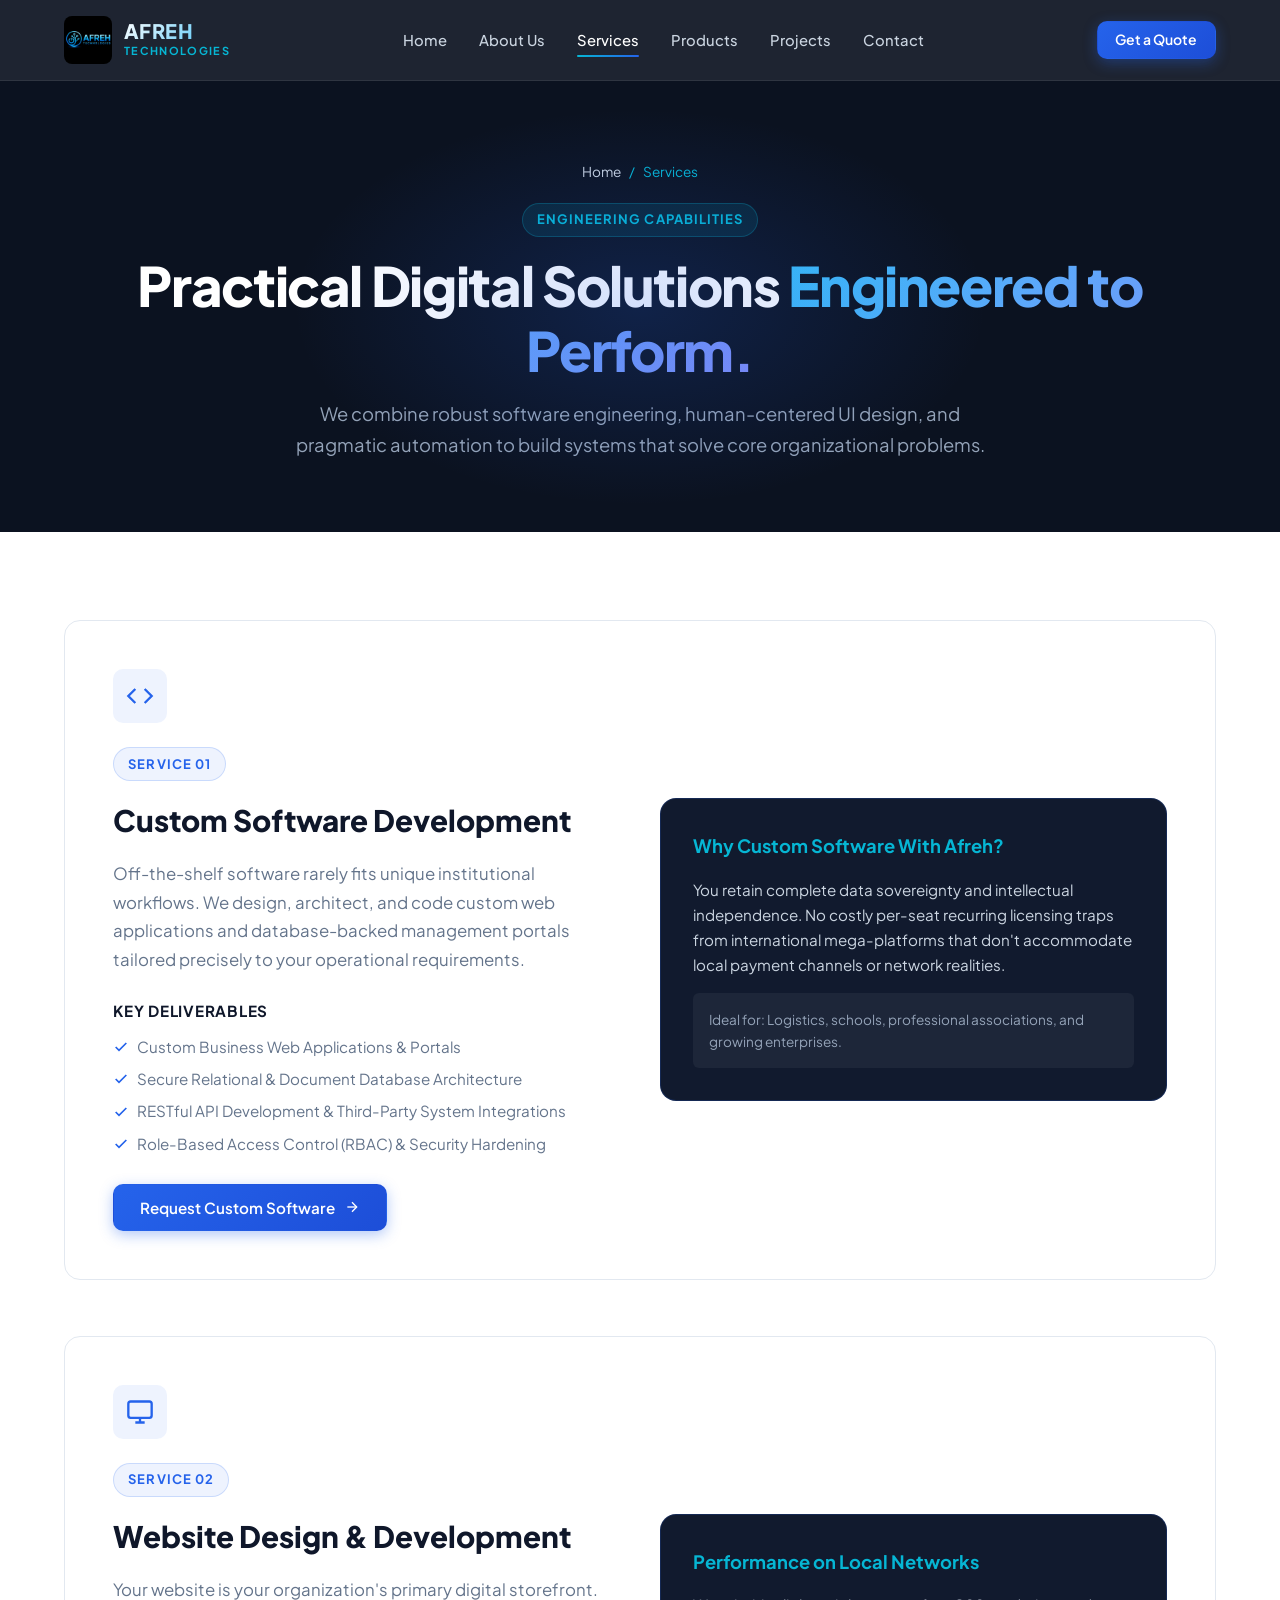
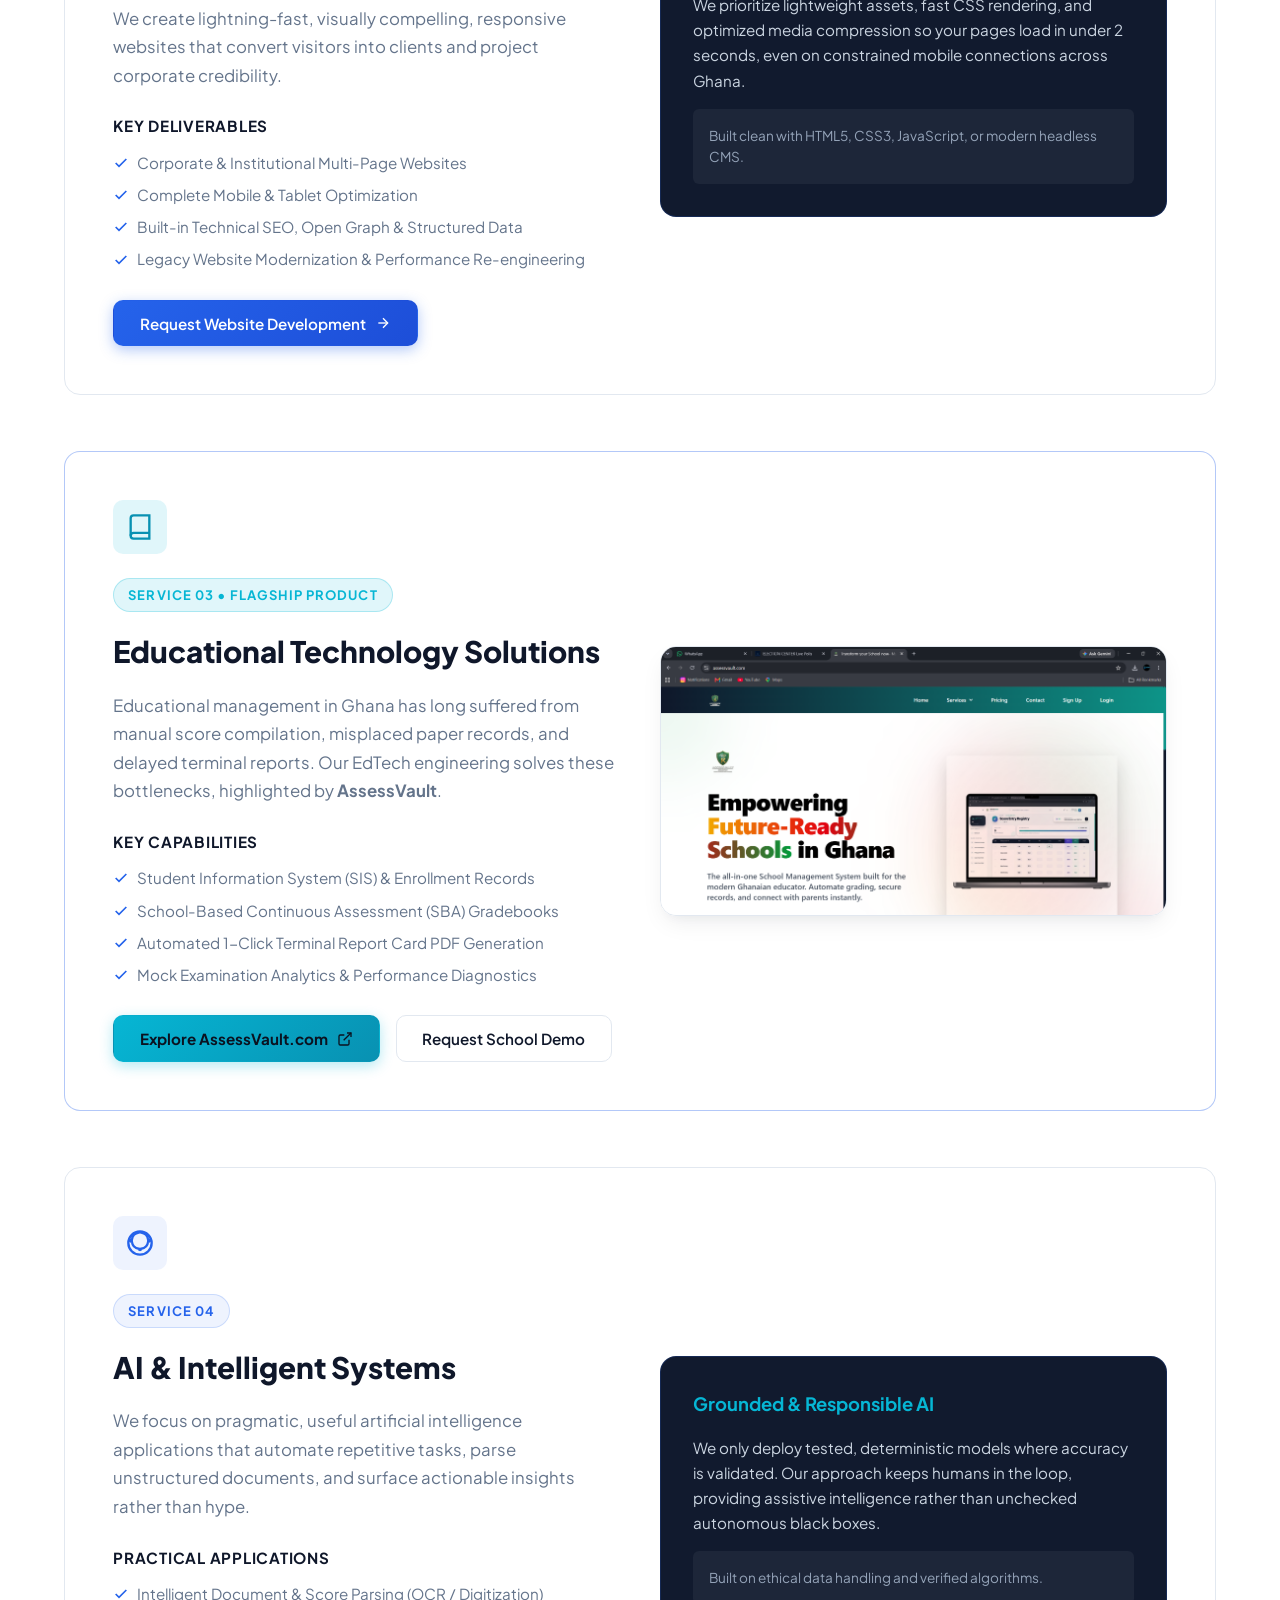
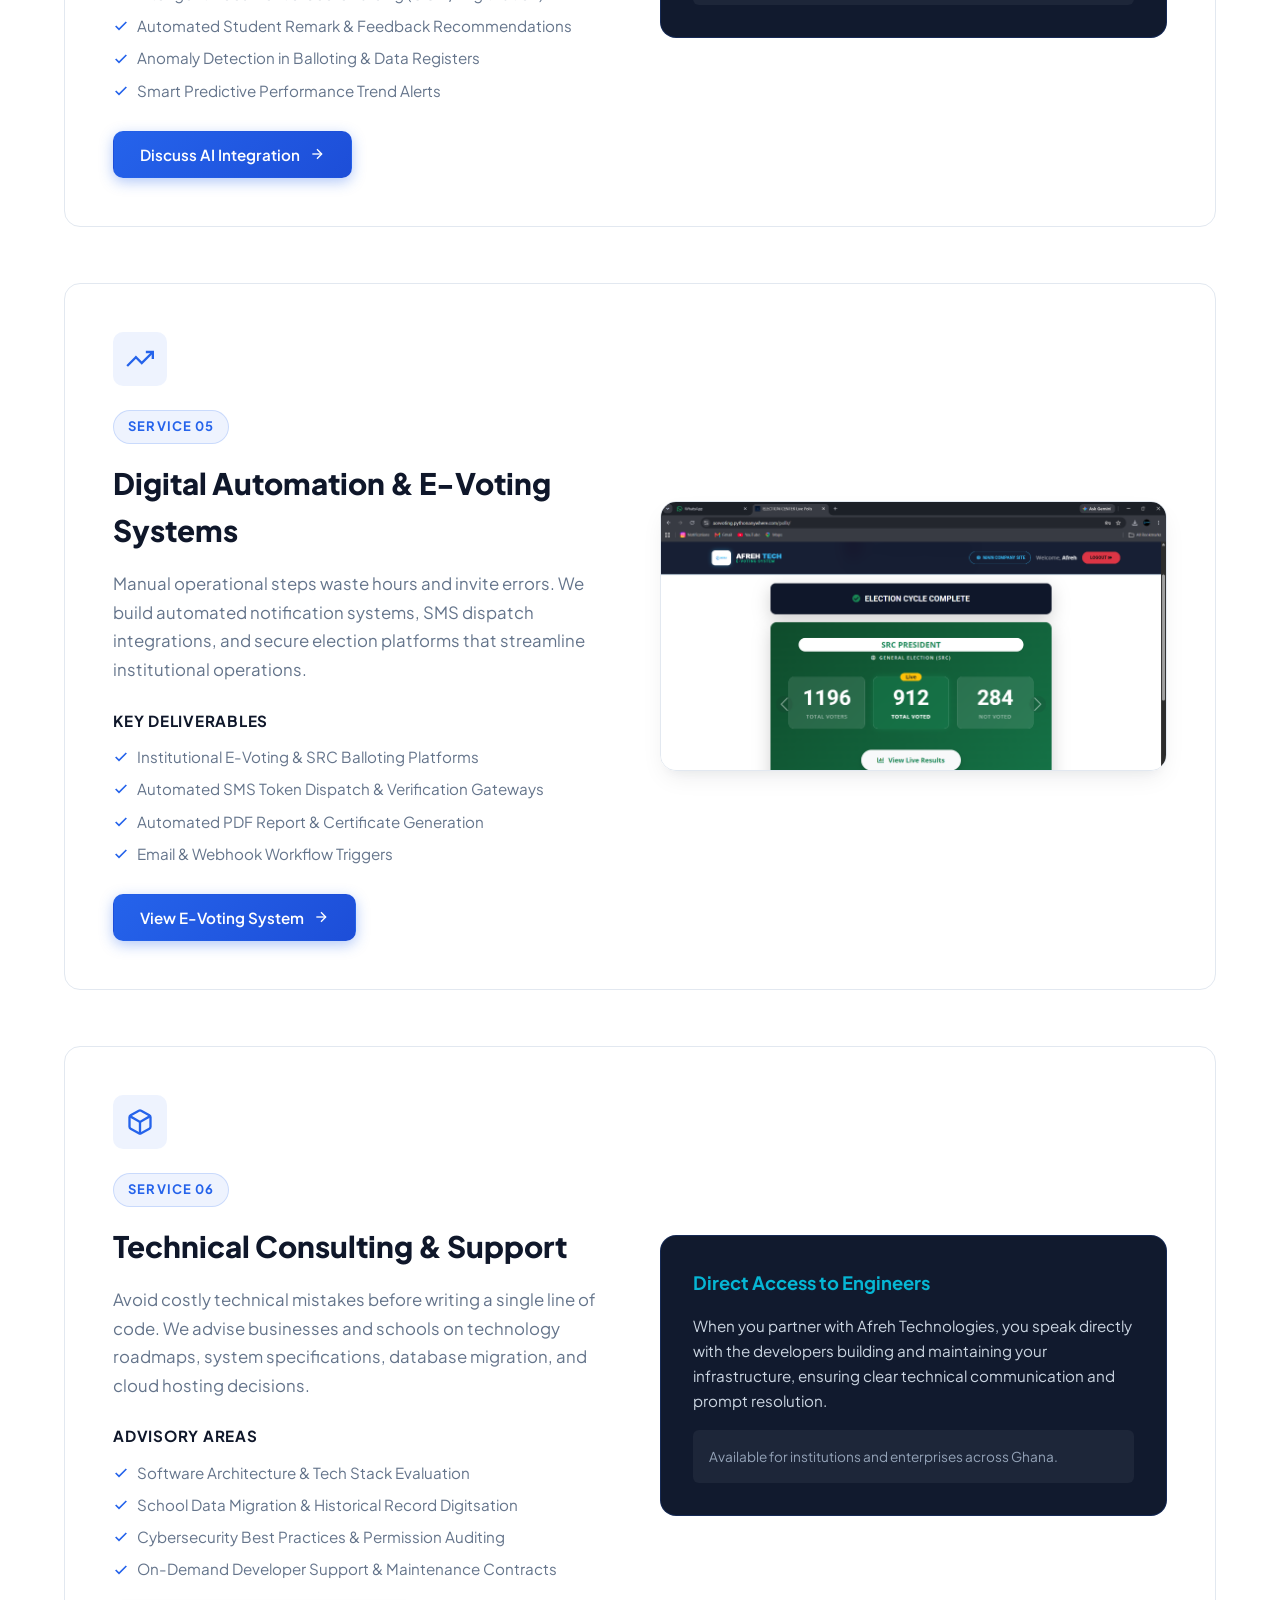
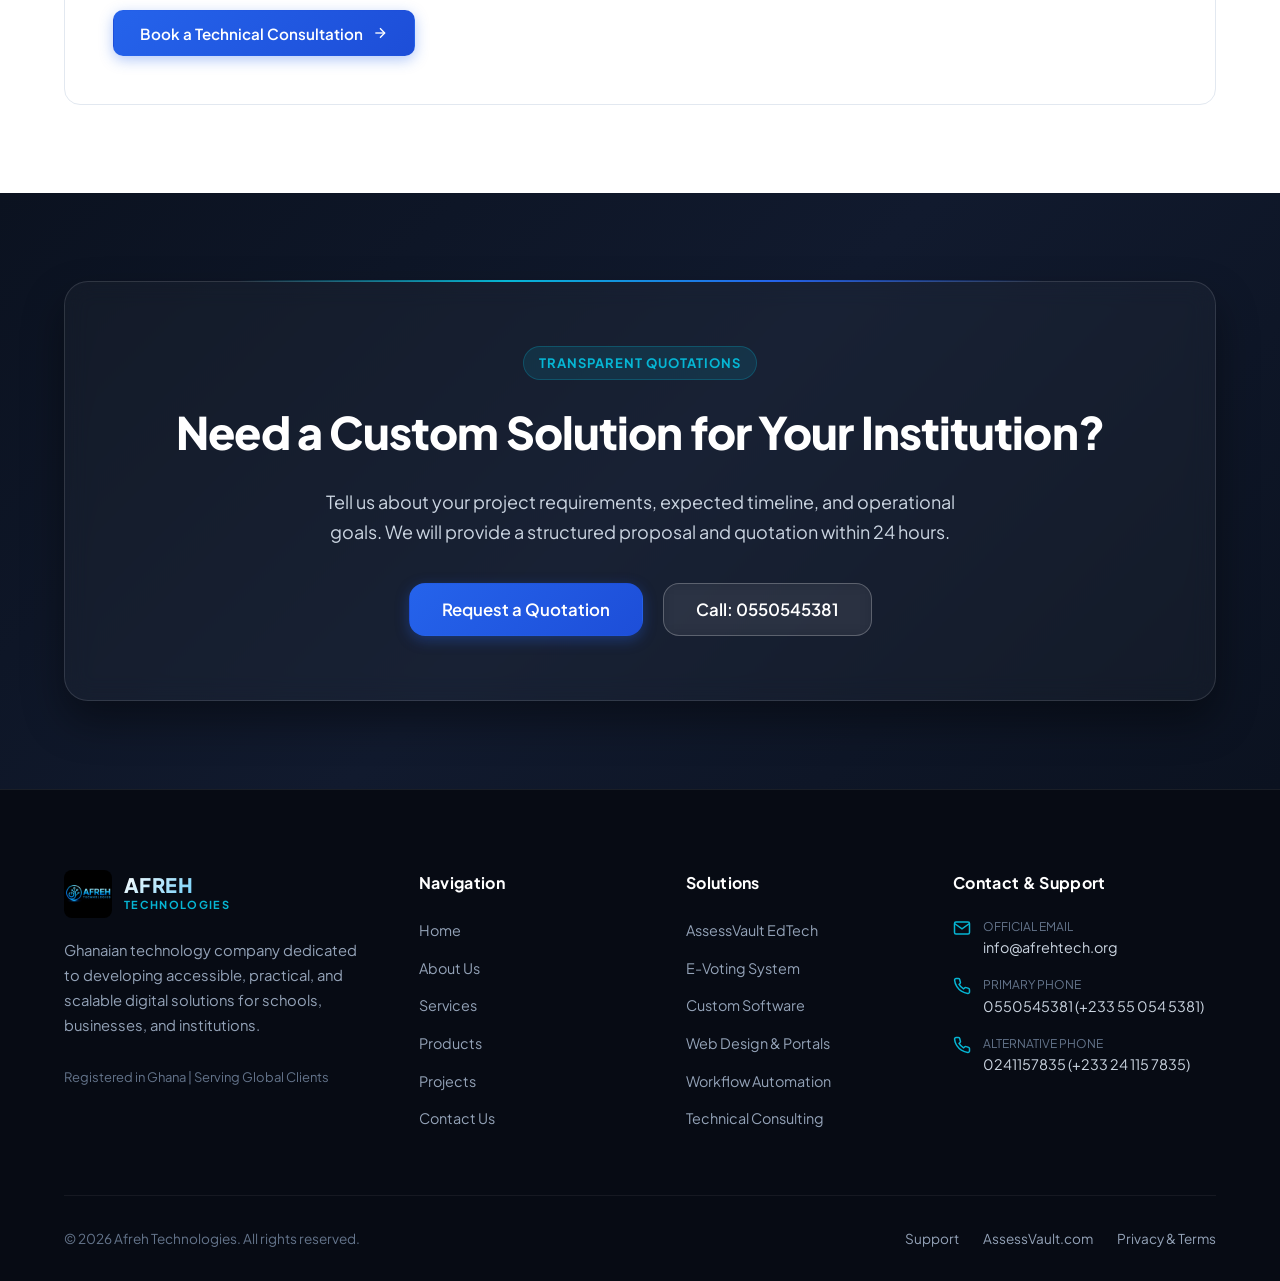
<file: services.html>
<!DOCTYPE html>
<html lang="en">
<head>
  <meta charset="UTF-8">
  <meta name="viewport" content="width=device-width, initial-scale=1.0">
  <title>Services | Afreh Technologies - Software, EdTech, Web & Automation</title>
  <meta name="description" content="Explore Afreh Technologies' full range of digital engineering services: Custom Software, Modern Web Design, Educational Technology, Intelligent Automation, and Technical Consulting.">
  <link rel="canonical" href="https://afrehtech.org/services.html">
  <link rel="icon" type="image/svg+xml" href="favicon.svg">

  <meta property="og:type" content="website">
  <meta property="og:title" content="Our Services | Afreh Technologies">
  <meta property="og:description" content="Comprehensive software engineering, educational management tools, and digital solutions engineered for reliability and impact.">
  <meta property="og:image" content="assets/images/logo.jpg">

  <link rel="preconnect" href="https://fonts.googleapis.com">
  <link rel="preconnect" href="https://fonts.gstatic.com" crossorigin>
  <link href="https://fonts.googleapis.com/css2?family=Plus+Jakarta+Sans:wght@400;500;600;700;800&family=Inter:wght@400;500;600&display=swap" rel="stylesheet">
  <link rel="stylesheet" href="assets/css/style.css">
</head>
<body>

  <!-- Site Header -->
  <header class="site-header" id="site-header">
    <div class="container nav-container">
      <a href="index.html" class="brand-logo" aria-label="Afreh Technologies Home">
        <img src="assets/images/logo.jpg" alt="Afreh Technologies Logo" width="48" height="48">
        <div class="brand-name-wrap">
          <span class="brand-title">AFREH</span>
          <span class="brand-tagline">Technologies</span>
        </div>
      </a>

      <nav aria-label="Main Navigation">
        <ul class="nav-menu" id="nav-menu">
          <li><a href="index.html" class="nav-link">Home</a></li>
          <li><a href="about.html" class="nav-link">About Us</a></li>
          <li><a href="services.html" class="nav-link active">Services</a></li>
          <li><a href="products.html" class="nav-link">Products</a></li>
          <li><a href="projects.html" class="nav-link">Projects</a></li>
          <li><a href="contact.html" class="nav-link">Contact</a></li>
        </ul>
      </nav>

      <div class="nav-cta">
        <a href="contact.html" class="btn btn-primary btn-sm">Get a Quote</a>
      </div>

      <button class="mobile-toggle" id="mobile-toggle" aria-label="Toggle navigation menu" aria-expanded="false" aria-controls="nav-menu">
        <span class="hamburger-line"></span>
        <span class="hamburger-line"></span>
        <span class="hamburger-line"></span>
      </button>
    </div>
  </header>

  <main id="main-content">
    <!-- Page Hero -->
    <section class="page-hero">
      <div class="container">
        <div class="page-breadcrumbs">
          <a href="index.html">Home</a>
          <span>/</span>
          <span>Services</span>
        </div>
        <span class="section-tag cyan-tag">Engineering Capabilities</span>
        <h1 class="page-hero-title">Practical Digital Solutions <span class="gradient-text">Engineered to Perform.</span></h1>
        <p class="page-hero-desc">We combine robust software engineering, human-centered UI design, and pragmatic automation to build systems that solve core organizational problems.</p>
      </div>
    </section>

    <!-- Services Deep Dive Section -->
    <section class="section section-light">
      <div class="container">

        <!-- 1. Custom Software -->
        <div id="custom-software" class="service-card" style="margin-bottom: 3.5rem; padding: 3rem;">
          <div class="grid-2" style="align-items: center;">
            <div>
              <div class="card-icon">
                <svg width="28" height="28" viewBox="0 0 24 24" fill="none" stroke="currentColor" stroke-width="2"><polyline points="16 18 22 12 16 6"></polyline><polyline points="8 6 2 12 8 18"></polyline></svg>
              </div>
              <span class="section-tag">Service 01</span>
              <h2 style="font-size: 1.85rem; font-weight: 800; color: var(--text-main); margin-bottom: 1rem;">Custom Software Development</h2>
              <p style="font-size: 1.05rem; line-height: 1.7; color: var(--text-muted); margin-bottom: 1.5rem;">
                Off-the-shelf software rarely fits unique institutional workflows. We design, architect, and code custom web applications and database-backed management portals tailored precisely to your operational requirements.
              </p>
              
              <div style="margin-bottom: 1.75rem;">
                <h4 style="font-size: 0.95rem; font-weight: 700; color: var(--text-main); margin-bottom: 0.75rem; text-transform: uppercase; letter-spacing: 0.05em;">Key Deliverables</h4>
                <ul style="list-style: none; display: flex; flex-direction: column; gap: 0.5rem; color: var(--text-muted); font-size: 0.95rem;">
                  <li style="display: flex; align-items: center; gap: 0.5rem;">
                    <svg width="16" height="16" viewBox="0 0 24 24" fill="none" stroke="var(--royal-blue)" stroke-width="2.5"><polyline points="20 6 9 17 4 12"></polyline></svg>
                    Custom Business Web Applications & Portals
                  </li>
                  <li style="display: flex; align-items: center; gap: 0.5rem;">
                    <svg width="16" height="16" viewBox="0 0 24 24" fill="none" stroke="var(--royal-blue)" stroke-width="2.5"><polyline points="20 6 9 17 4 12"></polyline></svg>
                    Secure Relational & Document Database Architecture
                  </li>
                  <li style="display: flex; align-items: center; gap: 0.5rem;">
                    <svg width="16" height="16" viewBox="0 0 24 24" fill="none" stroke="var(--royal-blue)" stroke-width="2.5"><polyline points="20 6 9 17 4 12"></polyline></svg>
                    RESTful API Development & Third-Party System Integrations
                  </li>
                  <li style="display: flex; align-items: center; gap: 0.5rem;">
                    <svg width="16" height="16" viewBox="0 0 24 24" fill="none" stroke="var(--royal-blue)" stroke-width="2.5"><polyline points="20 6 9 17 4 12"></polyline></svg>
                    Role-Based Access Control (RBAC) & Security Hardening
                  </li>
                </ul>
              </div>

              <a href="contact.html?service=Custom%20Software" class="btn btn-primary">
                Request Custom Software
                <svg width="16" height="16" viewBox="0 0 24 24" fill="none" stroke="currentColor" stroke-width="2"><line x1="5" y1="12" x2="19" y2="12"></line><polyline points="12 5 19 12 12 19"></polyline></svg>
              </a>
            </div>

            <div style="background: var(--navy-surface); border-radius: var(--radius-lg); padding: 2rem; border: 1px solid var(--navy-border); color: #FFFFFF;">
              <h3 style="font-size: 1.15rem; font-weight: 700; color: var(--accent-cyan); margin-bottom: 1rem;">Why Custom Software With Afreh?</h3>
              <p style="font-size: 0.95rem; color: #CBD5E1; line-height: 1.65; margin-bottom: 1rem;">
                You retain complete data sovereignty and intellectual independence. No costly per-seat recurring licensing traps from international mega-platforms that don't accommodate local payment channels or network realities.
              </p>
              <div style="background: rgba(255, 255, 255, 0.05); padding: 1rem; border-radius: var(--radius-sm); font-size: 0.85rem; color: #94A3B8;">
                Ideal for: Logistics, schools, professional associations, and growing enterprises.
              </div>
            </div>
          </div>
        </div>

        <!-- 2. Website Design & Development -->
        <div id="web-development" class="service-card" style="margin-bottom: 3.5rem; padding: 3rem;">
          <div class="grid-2" style="align-items: center;">
            <div>
              <div class="card-icon">
                <svg width="28" height="28" viewBox="0 0 24 24" fill="none" stroke="currentColor" stroke-width="2"><rect x="2" y="3" width="20" height="14" rx="2" ry="2"></rect><line x1="8" y1="21" x2="16" y2="21"></line><line x1="12" y1="17" x2="12" y2="21"></line></svg>
              </div>
              <span class="section-tag">Service 02</span>
              <h2 style="font-size: 1.85rem; font-weight: 800; color: var(--text-main); margin-bottom: 1rem;">Website Design & Development</h2>
              <p style="font-size: 1.05rem; line-height: 1.7; color: var(--text-muted); margin-bottom: 1.5rem;">
                Your website is your organization's primary digital storefront. We create lightning-fast, visually compelling, responsive websites that convert visitors into clients and project corporate credibility.
              </p>
              
              <div style="margin-bottom: 1.75rem;">
                <h4 style="font-size: 0.95rem; font-weight: 700; color: var(--text-main); margin-bottom: 0.75rem; text-transform: uppercase; letter-spacing: 0.05em;">Key Deliverables</h4>
                <ul style="list-style: none; display: flex; flex-direction: column; gap: 0.5rem; color: var(--text-muted); font-size: 0.95rem;">
                  <li style="display: flex; align-items: center; gap: 0.5rem;">
                    <svg width="16" height="16" viewBox="0 0 24 24" fill="none" stroke="var(--royal-blue)" stroke-width="2.5"><polyline points="20 6 9 17 4 12"></polyline></svg>
                    Corporate & Institutional Multi-Page Websites
                  </li>
                  <li style="display: flex; align-items: center; gap: 0.5rem;">
                    <svg width="16" height="16" viewBox="0 0 24 24" fill="none" stroke="var(--royal-blue)" stroke-width="2.5"><polyline points="20 6 9 17 4 12"></polyline></svg>
                    Complete Mobile & Tablet Optimization
                  </li>
                  <li style="display: flex; align-items: center; gap: 0.5rem;">
                    <svg width="16" height="16" viewBox="0 0 24 24" fill="none" stroke="var(--royal-blue)" stroke-width="2.5"><polyline points="20 6 9 17 4 12"></polyline></svg>
                    Built-in Technical SEO, Open Graph & Structured Data
                  </li>
                  <li style="display: flex; align-items: center; gap: 0.5rem;">
                    <svg width="16" height="16" viewBox="0 0 24 24" fill="none" stroke="var(--royal-blue)" stroke-width="2.5"><polyline points="20 6 9 17 4 12"></polyline></svg>
                    Legacy Website Modernization & Performance Re-engineering
                  </li>
                </ul>
              </div>

              <a href="contact.html?service=Web%20Design" class="btn btn-primary">
                Request Website Development
                <svg width="16" height="16" viewBox="0 0 24 24" fill="none" stroke="currentColor" stroke-width="2"><line x1="5" y1="12" x2="19" y2="12"></line><polyline points="12 5 19 12 12 19"></polyline></svg>
              </a>
            </div>

            <div style="background: var(--navy-surface); border-radius: var(--radius-lg); padding: 2rem; border: 1px solid var(--navy-border); color: #FFFFFF;">
              <h3 style="font-size: 1.15rem; font-weight: 700; color: var(--accent-cyan); margin-bottom: 1rem;">Performance on Local Networks</h3>
              <p style="font-size: 0.95rem; color: #CBD5E1; line-height: 1.65; margin-bottom: 1rem;">
                We prioritize lightweight assets, fast CSS rendering, and optimized media compression so your pages load in under 2 seconds, even on constrained mobile connections across Ghana.
              </p>
              <div style="background: rgba(255, 255, 255, 0.05); padding: 1rem; border-radius: var(--radius-sm); font-size: 0.85rem; color: #94A3B8;">
                Built clean with HTML5, CSS3, JavaScript, or modern headless CMS.
              </div>
            </div>
          </div>
        </div>

        <!-- 3. Educational Technology (AssessVault Featured) -->
        <div id="edtech" class="service-card" style="margin-bottom: 3.5rem; padding: 3rem; border-color: rgba(37, 99, 235, 0.35);">
          <div class="grid-2" style="align-items: center;">
            <div>
              <div class="card-icon" style="background: rgba(6, 182, 212, 0.12); color: var(--accent-cyan-hover);">
                <svg width="28" height="28" viewBox="0 0 24 24" fill="none" stroke="currentColor" stroke-width="2"><path d="M4 19.5A2.5 2.5 0 0 1 6.5 17H20"></path><path d="M6.5 2H20v20H6.5A2.5 2.5 0 0 1 4 19.5v-15A2.5 2.5 0 0 1 6.5 2z"></path></svg>
              </div>
              <span class="section-tag cyan-tag">Service 03 &bull; Flagship Product</span>
              <h2 style="font-size: 1.85rem; font-weight: 800; color: var(--text-main); margin-bottom: 1rem;">Educational Technology Solutions</h2>
              <p style="font-size: 1.05rem; line-height: 1.7; color: var(--text-muted); margin-bottom: 1.5rem;">
                Educational management in Ghana has long suffered from manual score compilation, misplaced paper records, and delayed terminal reports. Our EdTech engineering solves these bottlenecks, highlighted by <strong>AssessVault</strong>.
              </p>
              
              <div style="margin-bottom: 1.75rem;">
                <h4 style="font-size: 0.95rem; font-weight: 700; color: var(--text-main); margin-bottom: 0.75rem; text-transform: uppercase; letter-spacing: 0.05em;">Key Capabilities</h4>
                <ul style="list-style: none; display: flex; flex-direction: column; gap: 0.5rem; color: var(--text-muted); font-size: 0.95rem;">
                  <li style="display: flex; align-items: center; gap: 0.5rem;">
                    <svg width="16" height="16" viewBox="0 0 24 24" fill="none" stroke="var(--royal-blue)" stroke-width="2.5"><polyline points="20 6 9 17 4 12"></polyline></svg>
                    Student Information System (SIS) & Enrollment Records
                  </li>
                  <li style="display: flex; align-items: center; gap: 0.5rem;">
                    <svg width="16" height="16" viewBox="0 0 24 24" fill="none" stroke="var(--royal-blue)" stroke-width="2.5"><polyline points="20 6 9 17 4 12"></polyline></svg>
                    School-Based Continuous Assessment (SBA) Gradebooks
                  </li>
                  <li style="display: flex; align-items: center; gap: 0.5rem;">
                    <svg width="16" height="16" viewBox="0 0 24 24" fill="none" stroke="var(--royal-blue)" stroke-width="2.5"><polyline points="20 6 9 17 4 12"></polyline></svg>
                    Automated 1-Click Terminal Report Card PDF Generation
                  </li>
                  <li style="display: flex; align-items: center; gap: 0.5rem;">
                    <svg width="16" height="16" viewBox="0 0 24 24" fill="none" stroke="var(--royal-blue)" stroke-width="2.5"><polyline points="20 6 9 17 4 12"></polyline></svg>
                    Mock Examination Analytics & Performance Diagnostics
                  </li>
                </ul>
              </div>

              <div style="display: flex; gap: 1rem; flex-wrap: wrap;">
                <a href="https://assessvault.com/" target="_blank" rel="noopener noreferrer" class="btn btn-accent">
                  Explore AssessVault.com
                  <svg width="16" height="16" viewBox="0 0 24 24" fill="none" stroke="currentColor" stroke-width="2"><path d="M18 13v6a2 2 0 0 1-2 2H5a2 2 0 0 1-2-2V8a2 2 0 0 1 2-2h6"></path><polyline points="15 3 21 3 21 9"></polyline><line x1="10" y1="14" x2="21" y2="3"></line></svg>
                </a>
                <a href="contact.html?service=EdTech" class="btn btn-outline-dark">Request School Demo</a>
              </div>
            </div>

            <div style="border-radius: var(--radius-lg); overflow: hidden; box-shadow: var(--shadow-lg); border: 1px solid var(--border-light);">
              <img src="assets/images/assessvault-live.png" alt="AssessVault Educational Platform for Ghanaian Schools" width="600" height="350">
            </div>
          </div>
        </div>

        <!-- 4. AI & Intelligent Systems -->
        <div id="ai-systems" class="service-card" style="margin-bottom: 3.5rem; padding: 3rem;">
          <div class="grid-2" style="align-items: center;">
            <div>
              <div class="card-icon">
                <svg width="28" height="28" viewBox="0 0 24 24" fill="none" stroke="currentColor" stroke-width="2"><path d="M12 2a10 10 0 1 0 10 10A10 10 0 0 0 12 2zm1 14.93V17a1 1 0 0 1-2 0v-.07A7 7 0 0 1 5.07 11H5a1 1 0 0 1 0-2h.07A7 7 0 0 1 11 3.07V3a1 1 0 0 1 2 0v.07A7 7 0 0 1 18.93 9H19a1 1 0 0 1 0 2h-.07A7 7 0 0 1 13 16.93z"></path></svg>
              </div>
              <span class="section-tag">Service 04</span>
              <h2 style="font-size: 1.85rem; font-weight: 800; color: var(--text-main); margin-bottom: 1rem;">AI & Intelligent Systems</h2>
              <p style="font-size: 1.05rem; line-height: 1.7; color: var(--text-muted); margin-bottom: 1.5rem;">
                We focus on pragmatic, useful artificial intelligence applications that automate repetitive tasks, parse unstructured documents, and surface actionable insights rather than hype.
              </p>
              
              <div style="margin-bottom: 1.75rem;">
                <h4 style="font-size: 0.95rem; font-weight: 700; color: var(--text-main); margin-bottom: 0.75rem; text-transform: uppercase; letter-spacing: 0.05em;">Practical Applications</h4>
                <ul style="list-style: none; display: flex; flex-direction: column; gap: 0.5rem; color: var(--text-muted); font-size: 0.95rem;">
                  <li style="display: flex; align-items: center; gap: 0.5rem;">
                    <svg width="16" height="16" viewBox="0 0 24 24" fill="none" stroke="var(--royal-blue)" stroke-width="2.5"><polyline points="20 6 9 17 4 12"></polyline></svg>
                    Intelligent Document & Score Parsing (OCR / Digitization)
                  </li>
                  <li style="display: flex; align-items: center; gap: 0.5rem;">
                    <svg width="16" height="16" viewBox="0 0 24 24" fill="none" stroke="var(--royal-blue)" stroke-width="2.5"><polyline points="20 6 9 17 4 12"></polyline></svg>
                    Automated Student Remark & Feedback Recommendations
                  </li>
                  <li style="display: flex; align-items: center; gap: 0.5rem;">
                    <svg width="16" height="16" viewBox="0 0 24 24" fill="none" stroke="var(--royal-blue)" stroke-width="2.5"><polyline points="20 6 9 17 4 12"></polyline></svg>
                    Anomaly Detection in Balloting & Data Registers
                  </li>
                  <li style="display: flex; align-items: center; gap: 0.5rem;">
                    <svg width="16" height="16" viewBox="0 0 24 24" fill="none" stroke="var(--royal-blue)" stroke-width="2.5"><polyline points="20 6 9 17 4 12"></polyline></svg>
                    Smart Predictive Performance Trend Alerts
                  </li>
                </ul>
              </div>

              <a href="contact.html?service=AI%20Solutions" class="btn btn-primary">
                Discuss AI Integration
                <svg width="16" height="16" viewBox="0 0 24 24" fill="none" stroke="currentColor" stroke-width="2"><line x1="5" y1="12" x2="19" y2="12"></line><polyline points="12 5 19 12 12 19"></polyline></svg>
              </a>
            </div>

            <div style="background: var(--navy-surface); border-radius: var(--radius-lg); padding: 2rem; border: 1px solid var(--navy-border); color: #FFFFFF;">
              <h3 style="font-size: 1.15rem; font-weight: 700; color: var(--accent-cyan); margin-bottom: 1rem;">Grounded & Responsible AI</h3>
              <p style="font-size: 0.95rem; color: #CBD5E1; line-height: 1.65; margin-bottom: 1rem;">
                We only deploy tested, deterministic models where accuracy is validated. Our approach keeps humans in the loop, providing assistive intelligence rather than unchecked autonomous black boxes.
              </p>
              <div style="background: rgba(255, 255, 255, 0.05); padding: 1rem; border-radius: var(--radius-sm); font-size: 0.85rem; color: #94A3B8;">
                Built on ethical data handling and verified algorithms.
              </div>
            </div>
          </div>
        </div>

        <!-- 5. Digital Automation & E-Voting -->
        <div id="automation" class="service-card" style="margin-bottom: 3.5rem; padding: 3rem;">
          <div class="grid-2" style="align-items: center;">
            <div>
              <div class="card-icon">
                <svg width="28" height="28" viewBox="0 0 24 24" fill="none" stroke="currentColor" stroke-width="2"><polyline points="23 6 13.5 15.5 8.5 10.5 1 18"></polyline><polyline points="17 6 23 6 23 12"></polyline></svg>
              </div>
              <span class="section-tag">Service 05</span>
              <h2 style="font-size: 1.85rem; font-weight: 800; color: var(--text-main); margin-bottom: 1rem;">Digital Automation & E-Voting Systems</h2>
              <p style="font-size: 1.05rem; line-height: 1.7; color: var(--text-muted); margin-bottom: 1.5rem;">
                Manual operational steps waste hours and invite errors. We build automated notification systems, SMS dispatch integrations, and secure election platforms that streamline institutional operations.
              </p>
              
              <div style="margin-bottom: 1.75rem;">
                <h4 style="font-size: 0.95rem; font-weight: 700; color: var(--text-main); margin-bottom: 0.75rem; text-transform: uppercase; letter-spacing: 0.05em;">Key Deliverables</h4>
                <ul style="list-style: none; display: flex; flex-direction: column; gap: 0.5rem; color: var(--text-muted); font-size: 0.95rem;">
                  <li style="display: flex; align-items: center; gap: 0.5rem;">
                    <svg width="16" height="16" viewBox="0 0 24 24" fill="none" stroke="var(--royal-blue)" stroke-width="2.5"><polyline points="20 6 9 17 4 12"></polyline></svg>
                    Institutional E-Voting & SRC Balloting Platforms
                  </li>
                  <li style="display: flex; align-items: center; gap: 0.5rem;">
                    <svg width="16" height="16" viewBox="0 0 24 24" fill="none" stroke="var(--royal-blue)" stroke-width="2.5"><polyline points="20 6 9 17 4 12"></polyline></svg>
                    Automated SMS Token Dispatch & Verification Gateways
                  </li>
                  <li style="display: flex; align-items: center; gap: 0.5rem;">
                    <svg width="16" height="16" viewBox="0 0 24 24" fill="none" stroke="var(--royal-blue)" stroke-width="2.5"><polyline points="20 6 9 17 4 12"></polyline></svg>
                    Automated PDF Report & Certificate Generation
                  </li>
                  <li style="display: flex; align-items: center; gap: 0.5rem;">
                    <svg width="16" height="16" viewBox="0 0 24 24" fill="none" stroke="var(--royal-blue)" stroke-width="2.5"><polyline points="20 6 9 17 4 12"></polyline></svg>
                    Email & Webhook Workflow Triggers
                  </li>
                </ul>
              </div>

              <a href="projects.html#evoting" class="btn btn-primary">
                View E-Voting System
                <svg width="16" height="16" viewBox="0 0 24 24" fill="none" stroke="currentColor" stroke-width="2"><line x1="5" y1="12" x2="19" y2="12"></line><polyline points="12 5 19 12 12 19"></polyline></svg>
              </a>
            </div>

            <div style="border-radius: var(--radius-lg); overflow: hidden; box-shadow: var(--shadow-lg); border: 1px solid var(--border-light);">
              <img src="assets/images/evote-control-center.png" alt="Afreh Tech Election Control Centre Dashboard" width="600" height="340">
            </div>
          </div>
        </div>

        <!-- 6. Technical Consulting -->
        <div id="consulting" class="service-card" style="padding: 3rem;">
          <div class="grid-2" style="align-items: center;">
            <div>
              <div class="card-icon">
                <svg width="28" height="28" viewBox="0 0 24 24" fill="none" stroke="currentColor" stroke-width="2"><path d="M21 16V8a2 2 0 0 0-1-1.73l-7-4a2 2 0 0 0-2 0l-7 4A2 2 0 0 0 3 8v8a2 2 0 0 0 1 1.73l7 4a2 2 0 0 0 2 0l7-4A2 2 0 0 0 21 16z"></path><polyline points="3.27 6.96 12 12.01 20.73 6.96"></polyline><line x1="12" y1="22.08" x2="12" y2="12"></line></svg>
              </div>
              <span class="section-tag">Service 06</span>
              <h2 style="font-size: 1.85rem; font-weight: 800; color: var(--text-main); margin-bottom: 1rem;">Technical Consulting & Support</h2>
              <p style="font-size: 1.05rem; line-height: 1.7; color: var(--text-muted); margin-bottom: 1.5rem;">
                Avoid costly technical mistakes before writing a single line of code. We advise businesses and schools on technology roadmaps, system specifications, database migration, and cloud hosting decisions.
              </p>
              
              <div style="margin-bottom: 1.75rem;">
                <h4 style="font-size: 0.95rem; font-weight: 700; color: var(--text-main); margin-bottom: 0.75rem; text-transform: uppercase; letter-spacing: 0.05em;">Advisory Areas</h4>
                <ul style="list-style: none; display: flex; flex-direction: column; gap: 0.5rem; color: var(--text-muted); font-size: 0.95rem;">
                  <li style="display: flex; align-items: center; gap: 0.5rem;">
                    <svg width="16" height="16" viewBox="0 0 24 24" fill="none" stroke="var(--royal-blue)" stroke-width="2.5"><polyline points="20 6 9 17 4 12"></polyline></svg>
                    Software Architecture & Tech Stack Evaluation
                  </li>
                  <li style="display: flex; align-items: center; gap: 0.5rem;">
                    <svg width="16" height="16" viewBox="0 0 24 24" fill="none" stroke="var(--royal-blue)" stroke-width="2.5"><polyline points="20 6 9 17 4 12"></polyline></svg>
                    School Data Migration & Historical Record Digitsation
                  </li>
                  <li style="display: flex; align-items: center; gap: 0.5rem;">
                    <svg width="16" height="16" viewBox="0 0 24 24" fill="none" stroke="var(--royal-blue)" stroke-width="2.5"><polyline points="20 6 9 17 4 12"></polyline></svg>
                    Cybersecurity Best Practices & Permission Auditing
                  </li>
                  <li style="display: flex; align-items: center; gap: 0.5rem;">
                    <svg width="16" height="16" viewBox="0 0 24 24" fill="none" stroke="var(--royal-blue)" stroke-width="2.5"><polyline points="20 6 9 17 4 12"></polyline></svg>
                    On-Demand Developer Support & Maintenance Contracts
                  </li>
                </ul>
              </div>

              <a href="contact.html?service=Consulting" class="btn btn-primary">
                Book a Technical Consultation
                <svg width="16" height="16" viewBox="0 0 24 24" fill="none" stroke="currentColor" stroke-width="2"><line x1="5" y1="12" x2="19" y2="12"></line><polyline points="12 5 19 12 12 19"></polyline></svg>
              </a>
            </div>

            <div style="background: var(--navy-surface); border-radius: var(--radius-lg); padding: 2rem; border: 1px solid var(--navy-border); color: #FFFFFF;">
              <h3 style="font-size: 1.15rem; font-weight: 700; color: var(--accent-cyan); margin-bottom: 1rem;">Direct Access to Engineers</h3>
              <p style="font-size: 0.95rem; color: #CBD5E1; line-height: 1.65; margin-bottom: 1rem;">
                When you partner with Afreh Technologies, you speak directly with the developers building and maintaining your infrastructure, ensuring clear technical communication and prompt resolution.
              </p>
              <div style="background: rgba(255, 255, 255, 0.05); padding: 1rem; border-radius: var(--radius-sm); font-size: 0.85rem; color: #94A3B8;">
                Available for institutions and enterprises across Ghana.
              </div>
            </div>
          </div>
        </div>

      </div>
    </section>

    <!-- Quotation Request Section -->
    <section class="cta-section">
      <div class="container">
        <div class="cta-box">
          <span class="section-tag cyan-tag">Transparent Quotations</span>
          <h2 class="cta-title">Need a Custom Solution for Your Institution?</h2>
          <p class="cta-desc">Tell us about your project requirements, expected timeline, and operational goals. We will provide a structured proposal and quotation within 24 hours.</p>
          <div class="cta-buttons">
            <a href="contact.html" class="btn btn-primary btn-lg">Request a Quotation</a>
            <a href="tel:0550545381" class="btn btn-outline-white btn-lg">Call: 0550545381</a>
          </div>
        </div>
      </div>
    </section>
  </main>

  <!-- Site Footer -->
  <footer class="site-footer">
    <div class="container">
      <div class="footer-grid">
        <div class="footer-col-brand">
          <a href="index.html" class="brand-logo" aria-label="Afreh Technologies Home">
            <img src="assets/images/logo.jpg" alt="Afreh Technologies Logo" width="44" height="44">
            <div class="brand-name-wrap">
              <span class="brand-title">AFREH</span>
              <span class="brand-tagline">Technologies</span>
            </div>
          </a>
          <p>Ghanaian technology company dedicated to developing accessible, practical, and scalable digital solutions for schools, businesses, and institutions.</p>
          <div style="font-size: 0.8125rem; color: #64748B;">Registered in Ghana | Serving Global Clients</div>
        </div>

        <div>
          <h4 class="footer-col-title">Navigation</h4>
          <ul class="footer-links">
            <li><a href="index.html">Home</a></li>
            <li><a href="about.html">About Us</a></li>
            <li><a href="services.html">Services</a></li>
            <li><a href="products.html">Products</a></li>
            <li><a href="projects.html">Projects</a></li>
            <li><a href="contact.html">Contact Us</a></li>
          </ul>
        </div>

        <div>
          <h4 class="footer-col-title">Solutions</h4>
          <ul class="footer-links">
            <li><a href="products.html#assessvault">AssessVault EdTech</a></li>
            <li><a href="projects.html#evoting">E-Voting System</a></li>
            <li><a href="services.html#custom-software">Custom Software</a></li>
            <li><a href="services.html#web-development">Web Design & Portals</a></li>
            <li><a href="services.html#automation">Workflow Automation</a></li>
            <li><a href="services.html#consulting">Technical Consulting</a></li>
          </ul>
        </div>

        <div>
          <h4 class="footer-col-title">Contact & Support</h4>
          <div class="footer-contact-item">
            <svg width="18" height="18" viewBox="0 0 24 24" fill="none" stroke="currentColor" stroke-width="2"><path d="M4 4h16c1.1 0 2 .9 2 2v12c0 1.1-.9 2-2 2H4c-1.1 0-2-.9-2-2V6c0-1.1.9-2 2-2z"></path><polyline points="22,6 12,13 2,6"></polyline></svg>
            <div>
              <span style="display:block; font-size: 0.75rem; text-transform:uppercase; color: #64748B;">Official Email</span>
              <a href="mailto:info@afrehtech.org">info@afrehtech.org</a>
            </div>
          </div>
          <div class="footer-contact-item">
            <svg width="18" height="18" viewBox="0 0 24 24" fill="none" stroke="currentColor" stroke-width="2"><path d="M22 16.92v3a2 2 0 0 1-2.18 2 19.79 19.79 0 0 1-8.63-3.07 19.5 19.5 0 0 1-6-6 19.79 19.79 0 0 1-3.07-8.67A2 2 0 0 1 4.11 2h3a2 2 0 0 1 2 1.72 12.84 12.84 0 0 0 .7 2.81 2 2 0 0 1-.45 2.11L8.09 9.91a16 16 0 0 0 6 6l1.27-1.27a2 2 0 0 1 2.11-.45 12.84 12.84 0 0 0 2.81.7A2 2 0 0 1 22 16.92z"></path></svg>
            <div>
              <span style="display:block; font-size: 0.75rem; text-transform:uppercase; color: #64748B;">Primary Phone</span>
              <a href="tel:0550545381">0550545381 (+233 55 054 5381)</a>
            </div>
          </div>
          <div class="footer-contact-item">
            <svg width="18" height="18" viewBox="0 0 24 24" fill="none" stroke="currentColor" stroke-width="2"><path d="M22 16.92v3a2 2 0 0 1-2.18 2 19.79 19.79 0 0 1-8.63-3.07 19.5 19.5 0 0 1-6-6 19.79 19.79 0 0 1-3.07-8.67A2 2 0 0 1 4.11 2h3a2 2 0 0 1 2 1.72 12.84 12.84 0 0 0 .7 2.81 2 2 0 0 1-.45 2.11L8.09 9.91a16 16 0 0 0 6 6l1.27-1.27a2 2 0 0 1 2.11-.45 12.84 12.84 0 0 0 2.81.7A2 2 0 0 1 22 16.92z"></path></svg>
            <div>
              <span style="display:block; font-size: 0.75rem; text-transform:uppercase; color: #64748B;">Alternative Phone</span>
              <a href="tel:0241157835">0241157835 (+233 24 115 7835)</a>
            </div>
          </div>
        </div>
      </div>

      <div class="footer-bottom">
        <p>&copy; 2026 Afreh Technologies. All rights reserved.</p>
        <div style="display: flex; gap: 1.5rem;">
          <a href="contact.html">Support</a>
          <a href="https://assessvault.com/" target="_blank" rel="noopener noreferrer">AssessVault.com</a>
          <a href="contact.html">Privacy & Terms</a>
        </div>
      </div>
    </div>
  </footer>

  <script src="assets/js/main.js"></script>
</body>
</html>
</file>
<file: assets/css/style.css>
/* ===================================================================
   AFREH TECHNOLOGIES — Core Design System & Stylesheet
   Color Palette:
   - Primary Dark: #0B1220 (Deep Navy)
   - Secondary Blue: #2563EB (Royal Blue)
   - Accent Cyan: #06B6D4 (Vibrant Cyan)
   - Slate Text: #0F172A (Main text)
   - Muted Slate: #64748B (Secondary text)
   - Clean White: #FFFFFF
   - Light Bg: #F8FAFC
   =================================================================== */

:root {
  --primary-navy: #0B1220;
  --navy-surface: #111A2E;
  --navy-surface-light: #18243C;
  --navy-border: rgba(37, 99, 235, 0.2);
  --navy-glow: rgba(6, 182, 212, 0.15);

  --royal-blue: #2563EB;
  --royal-blue-hover: #1D4ED8;
  --accent-cyan: #06B6D4;
  --accent-cyan-hover: #0891B2;
  --accent-glow: 0 0 25px rgba(6, 182, 212, 0.35);

  --bg-white: #FFFFFF;
  --bg-alt: #F8FAFC;
  --bg-card: #FFFFFF;

  --text-main: #0F172A;
  --text-muted: #64748B;
  --text-light: #94A3B8;
  --text-white: #F8FAFC;

  --border-light: #E2E8F0;
  --border-focus: #2563EB;

  --radius-sm: 6px;
  --radius-md: 10px;
  --radius-lg: 16px;
  --radius-xl: 24px;
  --radius-pill: 9999px;

  --shadow-sm: 0 1px 3px rgba(0, 0, 0, 0.05), 0 1px 2px rgba(0, 0, 0, 0.04);
  --shadow-md: 0 4px 6px -1px rgba(0, 0, 0, 0.07), 0 2px 4px -2px rgba(0, 0, 0, 0.05);
  --shadow-lg: 0 10px 25px -5px rgba(15, 23, 42, 0.08), 0 8px 10px -6px rgba(15, 23, 42, 0.04);
  --shadow-xl: 0 20px 35px -10px rgba(11, 18, 32, 0.14), 0 10px 15px -8px rgba(11, 18, 32, 0.06);
  --shadow-glow: 0 10px 30px rgba(37, 99, 235, 0.25);

  --font-sans: 'Plus Jakarta Sans', 'Inter', -apple-system, BlinkMacSystemFont, 'Segoe UI', Roboto, sans-serif;
  --container-max: 1200px;
  --transition-fast: 0.2s cubic-bezier(0.16, 1, 0.3, 1);
  --transition-smooth: 0.3s cubic-bezier(0.16, 1, 0.3, 1);
}

/* Base Reset & Typography */
*, *::before, *::after {
  box-sizing: border-box;
  margin: 0;
  padding: 0;
}

html {
  font-family: var(--font-sans);
  font-size: 16px;
  line-height: 1.6;
  color: var(--text-main);
  background-color: var(--bg-white);
  scroll-behavior: smooth;
  -webkit-font-smoothing: antialiased;
  -moz-osx-font-smoothing: grayscale;
}

body {
  min-height: 100vh;
  display: flex;
  flex-direction: column;
  overflow-x: hidden;
}

img, svg, video {
  max-width: 100%;
  height: auto;
  display: block;
}

a {
  color: var(--royal-blue);
  text-decoration: none;
  transition: color var(--transition-fast);
}

a:hover {
  color: var(--royal-blue-hover);
}

button, input, textarea, select {
  font: inherit;
  color: inherit;
}

/* Layout Container */
.container {
  width: 100%;
  max-width: var(--container-max);
  margin-left: auto;
  margin-right: auto;
  padding-left: 1.5rem;
  padding-right: 1.5rem;
}

.container-narrow {
  max-width: 860px;
}

/* Utilities */
.text-center { text-align: center; }
.text-left { text-align: left; }
.text-right { text-align: right; }

.section-tag {
  display: inline-flex;
  align-items: center;
  gap: 0.5rem;
  font-size: 0.8125rem;
  font-weight: 700;
  text-transform: uppercase;
  letter-spacing: 0.08em;
  color: var(--royal-blue);
  background: rgba(37, 99, 235, 0.08);
  border: 1px solid rgba(37, 99, 235, 0.18);
  padding: 0.35rem 0.9rem;
  border-radius: var(--radius-pill);
  margin-bottom: 1rem;
}

.section-tag.cyan-tag {
  color: var(--accent-cyan);
  background: rgba(6, 182, 212, 0.12);
  border-color: rgba(6, 182, 212, 0.25);
}

.section-header {
  margin-bottom: 3.5rem;
}

.section-title {
  font-size: clamp(2rem, 3.5vw, 2.75rem);
  font-weight: 800;
  line-height: 1.2;
  letter-spacing: -0.025em;
  color: var(--text-main);
  margin-bottom: 1rem;
}

.section-title.light {
  color: var(--text-white);
}

.section-subtitle {
  font-size: 1.125rem;
  line-height: 1.65;
  color: var(--text-muted);
  max-width: 680px;
}

.section-subtitle.light {
  color: var(--text-light);
}

.section-subtitle.centered {
  margin-left: auto;
  margin-right: auto;
}

/* Sections Global */
.section {
  padding: 5.5rem 0;
  position: relative;
}

.section-light {
  background-color: var(--bg-white);
}

.section-alt {
  background-color: var(--bg-alt);
}

.section-dark {
  background-color: var(--primary-navy);
  color: var(--text-white);
  position: relative;
  overflow: hidden;
}

.section-dark::before {
  content: '';
  position: absolute;
  top: -100px;
  right: -100px;
  width: 450px;
  height: 450px;
  background: radial-gradient(circle, rgba(37, 99, 235, 0.18) 0%, transparent 70%);
  border-radius: 50%;
  pointer-events: none;
}

.section-dark::after {
  content: '';
  position: absolute;
  bottom: -150px;
  left: -100px;
  width: 500px;
  height: 500px;
  background: radial-gradient(circle, rgba(6, 182, 212, 0.12) 0%, transparent 70%);
  border-radius: 50%;
  pointer-events: none;
}

/* Buttons */
.btn {
  display: inline-flex;
  align-items: center;
  justify-content: center;
  gap: 0.6rem;
  font-size: 0.95rem;
  font-weight: 600;
  padding: 0.8rem 1.6rem;
  border-radius: var(--radius-md);
  border: 1px solid transparent;
  cursor: pointer;
  transition: all var(--transition-smooth);
  text-decoration: none;
  line-height: 1.25;
  white-space: nowrap;
}

.btn-primary {
  background: linear-gradient(135deg, var(--royal-blue) 0%, #1D4ED8 100%);
  color: #FFFFFF;
  box-shadow: 0 4px 14px rgba(37, 99, 235, 0.35);
}

.btn-primary:hover {
  background: linear-gradient(135deg, #1D4ED8 0%, #1E40AF 100%);
  color: #FFFFFF;
  transform: translateY(-2px);
  box-shadow: 0 8px 20px rgba(37, 99, 235, 0.45);
}

.btn-accent {
  background: linear-gradient(135deg, var(--accent-cyan) 0%, #0891B2 100%);
  color: #0B1220;
  font-weight: 700;
  box-shadow: 0 4px 14px rgba(6, 182, 212, 0.3);
}

.btn-accent:hover {
  background: linear-gradient(135deg, #22D3EE 0%, var(--accent-cyan) 100%);
  color: #0B1220;
  transform: translateY(-2px);
  box-shadow: 0 8px 22px rgba(6, 182, 212, 0.45);
}

.btn-outline-white {
  background: rgba(255, 255, 255, 0.06);
  color: #FFFFFF;
  border: 1px solid rgba(255, 255, 255, 0.25);
  backdrop-filter: blur(8px);
}

.btn-outline-white:hover {
  background: rgba(255, 255, 255, 0.15);
  color: #FFFFFF;
  border-color: rgba(255, 255, 255, 0.4);
  transform: translateY(-2px);
}

.btn-outline-dark {
  background: transparent;
  color: var(--text-main);
  border: 1px solid var(--border-light);
}

.btn-outline-dark:hover {
  background: var(--bg-alt);
  border-color: var(--royal-blue);
  color: var(--royal-blue);
  transform: translateY(-2px);
}

.btn-sm {
  padding: 0.55rem 1.1rem;
  font-size: 0.875rem;
}

.btn-lg {
  padding: 0.95rem 2rem;
  font-size: 1.05rem;
  border-radius: var(--radius-lg);
}

.btn svg {
  transition: transform var(--transition-fast);
}

.btn:hover svg {
  transform: translateX(3px);
}

/* ===================================================================
   Header & Navigation
   =================================================================== */
.site-header {
  position: sticky;
  top: 0;
  left: 0;
  right: 0;
  z-index: 1000;
  background-color: rgba(11, 18, 32, 0.92);
  backdrop-filter: blur(14px);
  border-bottom: 1px solid rgba(255, 255, 255, 0.08);
  transition: all var(--transition-fast);
}

.site-header.scrolled {
  background-color: rgba(11, 18, 32, 0.98);
  box-shadow: 0 10px 30px rgba(0, 0, 0, 0.35);
}

.nav-container {
  display: flex;
  align-items: center;
  justify-content: space-between;
  height: 80px;
}

.brand-logo {
  display: flex;
  align-items: center;
  gap: 0.75rem;
  text-decoration: none;
}

.brand-logo img {
  height: 48px;
  width: auto;
  border-radius: 8px;
  object-fit: contain;
}

.brand-name-wrap {
  display: flex;
  flex-direction: column;
}

.brand-title {
  font-size: 1.25rem;
  font-weight: 800;
  letter-spacing: 0.02em;
  background: linear-gradient(135deg, #FFFFFF 0%, #38BDF8 100%);
  -webkit-background-clip: text;
  -webkit-text-fill-color: transparent;
  line-height: 1.1;
}

.brand-tagline {
  font-size: 0.6875rem;
  font-weight: 700;
  letter-spacing: 0.12em;
  color: var(--accent-cyan);
  text-transform: uppercase;
}

/* Nav Menu */
.nav-menu {
  display: flex;
  align-items: center;
  gap: 2rem;
  list-style: none;
}

.nav-link {
  font-size: 0.925rem;
  font-weight: 500;
  color: #CBD5E1;
  position: relative;
  padding: 0.5rem 0;
  transition: color var(--transition-fast);
}

.nav-link:hover,
.nav-link.active {
  color: #FFFFFF;
}

.nav-link.active::after {
  content: '';
  position: absolute;
  bottom: 0;
  left: 0;
  width: 100%;
  height: 2px;
  background: linear-gradient(90deg, var(--accent-cyan), var(--royal-blue));
  border-radius: 2px;
}

.nav-cta {
  display: flex;
  align-items: center;
  gap: 1rem;
}

.mobile-menu-cta {
  display: none;
}

/* Mobile Toggle */
.mobile-toggle {
  display: none;
  background: none;
  border: none;
  cursor: pointer;
  padding: 0.5rem;
  color: #FFFFFF;
}

.hamburger-line {
  display: block;
  width: 24px;
  height: 2px;
  background-color: #FFFFFF;
  margin: 5px 0;
  transition: all 0.3s ease;
}

.mobile-toggle.active .hamburger-line:nth-child(1) {
  transform: rotate(45deg) translate(5px, 5px);
}
.mobile-toggle.active .hamburger-line:nth-child(2) {
  opacity: 0;
}
.mobile-toggle.active .hamburger-line:nth-child(3) {
  transform: rotate(-45deg) translate(5px, -5px);
}

/* ===================================================================
   Hero Sections
   =================================================================== */
.hero-home {
  padding: 6.5rem 0 6rem;
  background-color: var(--primary-navy);
  color: var(--text-white);
  position: relative;
  overflow: hidden;
}

.hero-grid {
  display: grid;
  grid-template-columns: 1.15fr 0.95fr;
  align-items: center;
  gap: 3.5rem;
}

.hero-content {
  position: relative;
  z-index: 2;
}

.hero-headline {
  font-size: clamp(2.4rem, 4.2vw, 3.6rem);
  font-weight: 800;
  line-height: 1.15;
  letter-spacing: -0.03em;
  margin-bottom: 1.35rem;
  color: #FFFFFF;
}

.gradient-text {
  background: linear-gradient(135deg, #38BDF8 0%, #60A5FA 50%, #818CF8 100%);
  -webkit-background-clip: text;
  -webkit-text-fill-color: transparent;
}

.hero-desc {
  font-size: 1.15rem;
  line-height: 1.7;
  color: #94A3B8;
  margin-bottom: 2.25rem;
  max-width: 580px;
}

.hero-actions {
  display: flex;
  flex-wrap: wrap;
  align-items: center;
  gap: 1rem;
  margin-bottom: 2.5rem;
}

.hero-trust {
  display: flex;
  align-items: center;
  gap: 2rem;
  padding-top: 1.5rem;
  border-top: 1px solid rgba(255, 255, 255, 0.08);
}

.trust-item {
  display: flex;
  align-items: center;
  gap: 0.6rem;
  font-size: 0.875rem;
  color: #CBD5E1;
}

.trust-item svg {
  color: var(--accent-cyan);
  flex-shrink: 0;
}

/* Hero Visual Composition */
.hero-visual {
  position: relative;
  z-index: 2;
}

.hero-image-frame {
  position: relative;
  border-radius: var(--radius-xl);
  overflow: hidden;
  box-shadow: 0 25px 60px -15px rgba(0, 0, 0, 0.6), 0 0 30px rgba(6, 182, 212, 0.2);
  border: 1px solid rgba(255, 255, 255, 0.15);
  background: var(--navy-surface);
}

.hero-image-frame img {
  width: 100%;
  height: 100%;
  object-fit: cover;
  display: block;
  transition: transform 0.6s ease;
}

.hero-image-frame:hover img {
  transform: scale(1.02);
}

/* Floating Badges */
.floating-badge {
  position: absolute;
  background: rgba(17, 26, 46, 0.85);
  backdrop-filter: blur(12px);
  border: 1px solid rgba(255, 255, 255, 0.18);
  border-radius: var(--radius-lg);
  padding: 0.85rem 1.15rem;
  display: flex;
  align-items: center;
  gap: 0.85rem;
  box-shadow: 0 15px 30px rgba(0, 0, 0, 0.4);
  z-index: 3;
}

.badge-top {
  top: -20px;
  right: -15px;
}

.badge-bottom {
  bottom: -25px;
  left: -20px;
}

.badge-icon {
  width: 42px;
  height: 42px;
  border-radius: 10px;
  background: linear-gradient(135deg, rgba(37, 99, 235, 0.2), rgba(6, 182, 212, 0.2));
  display: flex;
  align-items: center;
  justify-content: center;
  color: var(--accent-cyan);
}

.badge-text {
  display: flex;
  flex-direction: column;
}

.badge-title {
  font-size: 0.875rem;
  font-weight: 700;
  color: #FFFFFF;
}

.badge-sub {
  font-size: 0.75rem;
  color: var(--text-light);
}

/* Page Sub-Hero (For About, Services, Products, Projects, Contact) */
.page-hero {
  padding: 5rem 0 4.5rem;
  background-color: var(--primary-navy);
  color: var(--text-white);
  position: relative;
  text-align: center;
  overflow: hidden;
}

.page-hero::before {
  content: '';
  position: absolute;
  top: 50%;
  left: 50%;
  transform: translate(-50%, -50%);
  width: 700px;
  height: 400px;
  background: radial-gradient(ellipse, rgba(37, 99, 235, 0.2) 0%, transparent 70%);
  pointer-events: none;
}

.page-hero-title {
  font-size: clamp(2.3rem, 4.5vw, 3.4rem);
  font-weight: 800;
  letter-spacing: -0.025em;
  line-height: 1.2;
  margin-bottom: 1rem;
  color: #FFFFFF;
}

.page-hero-desc {
  font-size: 1.15rem;
  line-height: 1.65;
  color: #94A3B8;
  max-width: 700px;
  margin: 0 auto;
}

.page-breadcrumbs {
  display: flex;
  justify-content: center;
  align-items: center;
  gap: 0.5rem;
  font-size: 0.85rem;
  color: #94A3B8;
  margin-bottom: 1.25rem;
}

.page-breadcrumbs a {
  color: #CBD5E1;
}

.page-breadcrumbs a:hover {
  color: var(--accent-cyan);
}

.page-breadcrumbs span {
  color: var(--accent-cyan);
}

/* ===================================================================
   Cards & Grids
   =================================================================== */
.grid-3 {
  display: grid;
  grid-template-columns: repeat(3, 1fr);
  gap: 2rem;
}

.grid-2 {
  display: grid;
  grid-template-columns: repeat(2, 1fr);
  gap: 2.5rem;
}

.grid-4 {
  display: grid;
  grid-template-columns: repeat(4, 1fr);
  gap: 1.75rem;
}

/* Feature & Service Card */
.service-card {
  background: var(--bg-card);
  border: 1px solid var(--border-light);
  border-radius: var(--radius-lg);
  padding: 2.25rem;
  display: flex;
  flex-direction: column;
  transition: all var(--transition-smooth);
  position: relative;
  overflow: hidden;
}

.service-card::before {
  content: '';
  position: absolute;
  top: 0;
  left: 0;
  right: 0;
  height: 3px;
  background: linear-gradient(90deg, var(--royal-blue), var(--accent-cyan));
  opacity: 0;
  transition: opacity var(--transition-fast);
}

.service-card:hover {
  transform: translateY(-6px);
  box-shadow: var(--shadow-xl);
  border-color: rgba(37, 99, 235, 0.3);
}

.service-card:hover::before {
  opacity: 1;
}

.card-icon {
  width: 54px;
  height: 54px;
  border-radius: var(--radius-md);
  background: rgba(37, 99, 235, 0.08);
  color: var(--royal-blue);
  display: flex;
  align-items: center;
  justify-content: center;
  margin-bottom: 1.5rem;
  transition: all var(--transition-fast);
}

.service-card:hover .card-icon {
  background: var(--royal-blue);
  color: #FFFFFF;
  transform: scale(1.05);
}

.card-title {
  font-size: 1.35rem;
  font-weight: 700;
  margin-bottom: 0.85rem;
  color: var(--text-main);
  line-height: 1.3;
}

.card-text {
  font-size: 0.95rem;
  color: var(--text-muted);
  line-height: 1.65;
  margin-bottom: 1.5rem;
  flex-grow: 1;
}

.card-link {
  display: inline-flex;
  align-items: center;
  gap: 0.5rem;
  font-size: 0.9rem;
  font-weight: 600;
  color: var(--royal-blue);
}

.card-link svg {
  transition: transform var(--transition-fast);
}

.card-link:hover svg {
  transform: translateX(4px);
}

/* Feature Tag Badges */
.card-tags {
  display: flex;
  flex-wrap: wrap;
  gap: 0.5rem;
  margin-bottom: 1.25rem;
}

.tag-chip {
  font-size: 0.75rem;
  font-weight: 600;
  padding: 0.25rem 0.65rem;
  border-radius: var(--radius-pill);
  background: var(--bg-alt);
  color: var(--text-muted);
  border: 1px solid var(--border-light);
}

/* ===================================================================
   AssessVault Product Spotlight Section
   =================================================================== */
.product-spotlight {
  background: linear-gradient(180deg, var(--primary-navy) 0%, #0d1527 100%);
  color: #FFFFFF;
  border-top: 1px solid rgba(255, 255, 255, 0.08);
  border-bottom: 1px solid rgba(255, 255, 255, 0.08);
  position: relative;
  overflow: hidden;
}

.spotlight-grid {
  display: grid;
  grid-template-columns: 1fr 1.15fr;
  align-items: center;
  gap: 3.5rem;
}

.spotlight-content {
  position: relative;
  z-index: 2;
}

.spotlight-badge {
  display: inline-flex;
  align-items: center;
  gap: 0.5rem;
  background: rgba(6, 182, 212, 0.15);
  color: var(--accent-cyan);
  border: 1px solid rgba(6, 182, 212, 0.3);
  font-size: 0.8125rem;
  font-weight: 700;
  text-transform: uppercase;
  letter-spacing: 0.08em;
  padding: 0.35rem 0.9rem;
  border-radius: var(--radius-pill);
  margin-bottom: 1.25rem;
}

.spotlight-title {
  font-size: clamp(2rem, 3.2vw, 2.75rem);
  font-weight: 800;
  line-height: 1.2;
  margin-bottom: 1rem;
  color: #FFFFFF;
}

.spotlight-desc {
  font-size: 1.05rem;
  line-height: 1.7;
  color: #94A3B8;
  margin-bottom: 1.75rem;
}

.spotlight-features {
  list-style: none;
  display: flex;
  flex-direction: column;
  gap: 1rem;
  margin-bottom: 2.25rem;
}

.spotlight-item {
  display: flex;
  align-items: flex-start;
  gap: 0.75rem;
}

.spotlight-icon {
  width: 24px;
  height: 24px;
  border-radius: 50%;
  background: rgba(37, 99, 235, 0.2);
  color: var(--accent-cyan);
  display: flex;
  align-items: center;
  justify-content: center;
  flex-shrink: 0;
  margin-top: 2px;
}

.spotlight-item-text {
  font-size: 0.95rem;
  color: #E2E8F0;
}

.spotlight-item-text strong {
  color: #FFFFFF;
  display: block;
  font-size: 1rem;
}

.spotlight-visual {
  position: relative;
}

.spotlight-mockup {
  position: relative;
  border-radius: var(--radius-xl);
  overflow: hidden;
  box-shadow: 0 25px 60px -10px rgba(0, 0, 0, 0.65), 0 0 40px rgba(37, 99, 235, 0.25);
  border: 1px solid rgba(255, 255, 255, 0.15);
  background: var(--navy-surface);
}

.spotlight-mockup img {
  width: 100%;
  display: block;
  transition: transform 0.6s ease;
}

.spotlight-mockup:hover img {
  transform: scale(1.02);
}

/* ===================================================================
   Values & Why Choose Us
   =================================================================== */
.why-grid {
  display: grid;
  grid-template-columns: repeat(3, 1fr);
  gap: 2rem;
}

.why-card {
  background: var(--bg-white);
  border: 1px solid var(--border-light);
  border-radius: var(--radius-lg);
  padding: 2.25rem;
  transition: all var(--transition-smooth);
}

.why-card:hover {
  transform: translateY(-5px);
  box-shadow: var(--shadow-lg);
  border-color: var(--royal-blue);
}

.why-icon {
  width: 50px;
  height: 50px;
  border-radius: var(--radius-md);
  background: rgba(6, 182, 212, 0.1);
  color: var(--accent-cyan-hover);
  display: flex;
  align-items: center;
  justify-content: center;
  margin-bottom: 1.25rem;
}

/* ===================================================================
   Portfolio & Projects
   =================================================================== */
.project-filter-bar {
  display: flex;
  justify-content: center;
  flex-wrap: wrap;
  gap: 0.75rem;
  margin-bottom: 3rem;
}

.filter-btn {
  background: var(--bg-white);
  border: 1px solid var(--border-light);
  color: var(--text-muted);
  font-size: 0.875rem;
  font-weight: 600;
  padding: 0.55rem 1.2rem;
  border-radius: var(--radius-pill);
  cursor: pointer;
  transition: all var(--transition-fast);
}

.filter-btn:hover,
.filter-btn.active {
  background: var(--royal-blue);
  color: #FFFFFF;
  border-color: var(--royal-blue);
  box-shadow: 0 4px 12px rgba(37, 99, 235, 0.25);
}

.project-card {
  background: var(--bg-white);
  border: 1px solid var(--border-light);
  border-radius: var(--radius-lg);
  overflow: hidden;
  transition: all var(--transition-smooth);
  display: flex;
  flex-direction: column;
}

.project-card:hover {
  transform: translateY(-6px);
  box-shadow: var(--shadow-xl);
  border-color: rgba(37, 99, 235, 0.3);
}

.project-thumb {
  position: relative;
  height: 240px;
  overflow: hidden;
  background: var(--navy-surface);
}

.project-thumb img {
  width: 100%;
  height: 100%;
  object-fit: cover;
  transition: transform 0.5s ease;
}

.project-card:hover .project-thumb img {
  transform: scale(1.05);
}

.project-badge {
  position: absolute;
  top: 1rem;
  left: 1rem;
  background: rgba(11, 18, 32, 0.85);
  backdrop-filter: blur(8px);
  border: 1px solid rgba(255, 255, 255, 0.15);
  color: var(--accent-cyan);
  font-size: 0.75rem;
  font-weight: 700;
  padding: 0.3rem 0.75rem;
  border-radius: var(--radius-pill);
}

.project-content {
  padding: 1.75rem;
  display: flex;
  flex-direction: column;
  flex-grow: 1;
}

.project-category {
  font-size: 0.785rem;
  font-weight: 700;
  color: var(--royal-blue);
  text-transform: uppercase;
  letter-spacing: 0.05em;
  margin-bottom: 0.4rem;
}

.project-title {
  font-size: 1.3rem;
  font-weight: 700;
  color: var(--text-main);
  margin-bottom: 0.75rem;
}

.project-desc {
  font-size: 0.925rem;
  color: var(--text-muted);
  line-height: 1.6;
  margin-bottom: 1.25rem;
  flex-grow: 1;
}

.tech-stack-row {
  display: flex;
  flex-wrap: wrap;
  gap: 0.45rem;
  margin-bottom: 1.5rem;
}

.tech-tag {
  font-size: 0.725rem;
  font-weight: 600;
  padding: 0.2rem 0.55rem;
  border-radius: var(--radius-sm);
  background: var(--bg-alt);
  color: var(--text-muted);
  border: 1px solid var(--border-light);
}

/* ===================================================================
   Call To Action (CTA) Section
   =================================================================== */
.cta-section {
  background: linear-gradient(135deg, var(--primary-navy) 0%, #111A2E 50%, #0B1220 100%);
  color: #FFFFFF;
  padding: 5.5rem 0;
  position: relative;
  overflow: hidden;
  text-align: center;
}

.cta-box {
  background: rgba(255, 255, 255, 0.03);
  border: 1px solid rgba(255, 255, 255, 0.12);
  border-radius: var(--radius-xl);
  padding: 4rem 2.5rem;
  position: relative;
  backdrop-filter: blur(12px);
  box-shadow: 0 20px 40px rgba(0, 0, 0, 0.4);
}

.cta-box::before {
  content: '';
  position: absolute;
  top: -2px;
  left: 15%;
  right: 15%;
  height: 2px;
  background: linear-gradient(90deg, transparent, var(--accent-cyan), var(--royal-blue), transparent);
}

.cta-title {
  font-size: clamp(2rem, 3.5vw, 2.85rem);
  font-weight: 800;
  letter-spacing: -0.02em;
  margin-bottom: 1.2rem;
  color: #FFFFFF;
}

.cta-desc {
  font-size: 1.125rem;
  line-height: 1.65;
  color: #CBD5E1;
  max-width: 650px;
  margin: 0 auto 2.25rem;
}

.cta-buttons {
  display: flex;
  justify-content: center;
  flex-wrap: wrap;
  gap: 1.25rem;
}

/* ===================================================================
   Contact Form & Info
   =================================================================== */
.contact-grid {
  display: grid;
  grid-template-columns: 0.95fr 1.25fr;
  gap: 3.5rem;
  align-items: flex-start;
}

.contact-info-card {
  background: var(--bg-white);
  border: 1px solid var(--border-light);
  border-radius: var(--radius-lg);
  padding: 2.5rem;
  box-shadow: var(--shadow-md);
}

.contact-info-list {
  display: flex;
  flex-direction: column;
  gap: 1.75rem;
  margin: 2rem 0;
}

.contact-info-item {
  display: flex;
  align-items: flex-start;
  gap: 1.2rem;
}

.contact-icon-box {
  width: 46px;
  height: 46px;
  border-radius: var(--radius-md);
  background: rgba(37, 99, 235, 0.08);
  color: var(--royal-blue);
  display: flex;
  align-items: center;
  justify-content: center;
  flex-shrink: 0;
}

.contact-info-label {
  font-size: 0.8125rem;
  font-weight: 600;
  color: var(--text-muted);
  text-transform: uppercase;
  letter-spacing: 0.05em;
  margin-bottom: 0.2rem;
}

.contact-info-val {
  font-size: 1.05rem;
  font-weight: 700;
  color: var(--text-main);
  text-decoration: none;
}

.contact-info-val:hover {
  color: var(--royal-blue);
}

.contact-badge-box {
  padding: 1.25rem;
  border-radius: var(--radius-md);
  background: var(--bg-alt);
  border: 1px solid var(--border-light);
  font-size: 0.875rem;
  color: var(--text-muted);
  line-height: 1.6;
}

/* Form Styles */
.form-card {
  background: var(--bg-white);
  border: 1px solid var(--border-light);
  border-radius: var(--radius-xl);
  padding: 2.75rem;
  box-shadow: var(--shadow-lg);
}

.form-group {
  margin-bottom: 1.5rem;
}

.form-row {
  display: grid;
  grid-template-columns: 1fr 1fr;
  gap: 1.25rem;
}

.form-label {
  display: block;
  font-size: 0.875rem;
  font-weight: 600;
  color: var(--text-main);
  margin-bottom: 0.5rem;
}

.form-label .required {
  color: #DC2626;
  margin-left: 2px;
}

.form-control {
  width: 100%;
  padding: 0.85rem 1.1rem;
  font-size: 0.95rem;
  color: var(--text-main);
  background: var(--bg-white);
  border: 1px solid var(--border-light);
  border-radius: var(--radius-md);
  outline: none;
  transition: all var(--transition-fast);
}

.form-control:focus {
  border-color: var(--royal-blue);
  box-shadow: 0 0 0 4px rgba(37, 99, 235, 0.12);
}

textarea.form-control {
  resize: vertical;
  min-height: 130px;
}

.form-status {
  padding: 1rem 1.25rem;
  border-radius: var(--radius-md);
  margin-bottom: 1.5rem;
  display: none;
  font-size: 0.925rem;
  line-height: 1.5;
}

.form-status.success {
  display: block;
  background: #ECFDF5;
  color: #065F46;
  border: 1px solid #A7F3D0;
}

.form-status.error {
  display: block;
  background: #FEF2F2;
  color: #991B1B;
  border: 1px solid #FECACA;
}

/* FAQ Accordion */
.faq-list {
  max-width: 800px;
  margin: 0 auto;
  display: flex;
  flex-direction: column;
  gap: 1rem;
}

.faq-item {
  background: var(--bg-white);
  border: 1px solid var(--border-light);
  border-radius: var(--radius-md);
  overflow: hidden;
  transition: border-color var(--transition-fast);
}

.faq-item.active {
  border-color: var(--royal-blue);
  box-shadow: var(--shadow-sm);
}

.faq-trigger {
  width: 100%;
  display: flex;
  align-items: center;
  justify-content: space-between;
  padding: 1.25rem 1.5rem;
  background: none;
  border: none;
  font-size: 1.05rem;
  font-weight: 700;
  color: var(--text-main);
  cursor: pointer;
  text-align: left;
}

.faq-icon {
  width: 24px;
  height: 24px;
  flex-shrink: 0;
  transition: transform var(--transition-smooth);
}

.faq-item.active .faq-icon {
  transform: rotate(180deg);
  color: var(--royal-blue);
}

.faq-content {
  max-height: 0;
  overflow: hidden;
  transition: max-height 0.35s ease, padding 0.35s ease;
  padding: 0 1.5rem;
  font-size: 0.95rem;
  color: var(--text-muted);
  line-height: 1.7;
}

.faq-item.active .faq-content {
  max-height: 300px;
  padding: 0 1.5rem 1.35rem 1.5rem;
}

/* ===================================================================
   Footer
   =================================================================== */
.site-footer {
  background-color: #070B14;
  color: #94A3B8;
  padding: 5rem 0 2rem;
  border-top: 1px solid rgba(255, 255, 255, 0.08);
}

.footer-grid {
  display: grid;
  grid-template-columns: 1.4fr 1fr 1fr 1.2fr;
  gap: 3rem;
  margin-bottom: 4rem;
}

.footer-col-brand p {
  font-size: 0.925rem;
  line-height: 1.7;
  margin: 1.25rem 0 1.75rem;
  color: #94A3B8;
  max-width: 320px;
}

.footer-col-title {
  font-size: 1rem;
  font-weight: 700;
  color: #FFFFFF;
  margin-bottom: 1.35rem;
  letter-spacing: 0.02em;
}

.footer-links {
  list-style: none;
  display: flex;
  flex-direction: column;
  gap: 0.75rem;
}

.footer-links a {
  color: #94A3B8;
  font-size: 0.9rem;
  transition: color var(--transition-fast);
}

.footer-links a:hover {
  color: var(--accent-cyan);
  padding-left: 4px;
}

.footer-contact-item {
  display: flex;
  align-items: flex-start;
  gap: 0.75rem;
  margin-bottom: 1rem;
  font-size: 0.9rem;
  color: #CBD5E1;
}

.footer-contact-item svg {
  color: var(--accent-cyan);
  flex-shrink: 0;
  margin-top: 2px;
}

.footer-contact-item a {
  color: #CBD5E1;
}

.footer-contact-item a:hover {
  color: var(--accent-cyan);
}

.footer-bottom {
  padding-top: 2rem;
  border-top: 1px solid rgba(255, 255, 255, 0.06);
  display: flex;
  align-items: center;
  justify-content: space-between;
  flex-wrap: wrap;
  gap: 1rem;
  font-size: 0.85rem;
  color: #64748B;
}

.footer-bottom a {
  color: #94A3B8;
}

.footer-bottom a:hover {
  color: var(--accent-cyan);
}

/* ===================================================================
   Responsive Design (Tablets & Mobile)
   =================================================================== */
/* ===================================================================
   Responsive Design System (Tablets, Android Phones, Small Devices)
   =================================================================== */

/* Tablet & Smaller Laptops (1024px) */
@media (max-width: 1024px) {
  .hero-grid,
  .spotlight-grid,
  .contact-grid {
    grid-template-columns: 1fr;
    gap: 2.75rem;
  }

  .grid-3 {
    grid-template-columns: repeat(2, 1fr);
    gap: 1.5rem;
  }

  .grid-4 {
    grid-template-columns: repeat(2, 1fr);
    gap: 1.5rem;
  }

  .footer-grid {
    grid-template-columns: 1fr 1fr;
    gap: 2.5rem;
  }

  .spotlight-visual {
    order: 2;
  }
  .spotlight-content {
    order: 1;
  }
}

/* Tablets & Mobile Devices (768px) */
@media (max-width: 768px) {
  /* Layout Spacing */
  .section {
    padding: 3.75rem 0;
  }

  .container {
    padding-left: 1.25rem;
    padding-right: 1.25rem;
  }

  /* Header & Mobile Drawer */
  .site-header {
    height: 70px;
  }

  .nav-container {
    height: 70px;
  }

  .mobile-toggle {
    display: flex;
    flex-direction: column;
    justify-content: center;
    align-items: center;
    width: 44px;
    height: 44px;
    background: rgba(255, 255, 255, 0.05);
    border-radius: var(--radius-sm);
    border: 1px solid rgba(255, 255, 255, 0.1);
  }

  .nav-menu {
    position: fixed;
    top: 70px;
    left: 0;
    right: 0;
    max-height: calc(100vh - 70px);
    overflow-y: auto;
    background: #0B1220;
    flex-direction: column;
    align-items: stretch;
    padding: 1.75rem 1.25rem 2.5rem;
    gap: 0.5rem;
    border-bottom: 2px solid var(--royal-blue);
    transform: translateY(-110%);
    opacity: 0;
    visibility: hidden;
    pointer-events: none;
    transition: transform 0.3s cubic-bezier(0.16, 1, 0.3, 1), opacity 0.25s ease, visibility 0.3s;
    box-shadow: 0 25px 40px rgba(0, 0, 0, 0.7);
    z-index: 999;
  }

  .nav-menu.active {
    transform: translateY(0);
    opacity: 1;
    visibility: visible;
    pointer-events: auto;
  }

  .nav-menu li {
    width: 100%;
  }

  .nav-link {
    font-size: 1.1rem;
    font-weight: 600;
    display: block;
    width: 100%;
    padding: 0.85rem 1rem;
    border-radius: var(--radius-sm);
    border-left: 3px solid transparent;
    transition: all var(--transition-fast);
  }

  .nav-link:hover,
  .nav-link.active {
    background: rgba(37, 99, 235, 0.15);
    color: #FFFFFF;
    border-left-color: var(--accent-cyan);
    padding-left: 1.25rem;
  }

  .nav-link.active::after {
    display: none;
  }

  /* Mobile CTA in menu */
  .mobile-menu-cta {
    margin-top: 1rem;
    padding-top: 1rem;
    border-top: 1px solid rgba(255, 255, 255, 0.1);
    display: flex;
    flex-direction: column;
    gap: 0.75rem;
  }

  .nav-cta {
    display: none;
  }

  /* Typography & Titles */
  .section-title {
    font-size: clamp(1.65rem, 5vw, 2.25rem);
  }

  .section-subtitle {
    font-size: 1rem;
  }

  .hero-home {
    padding: 3.5rem 0 3.5rem;
  }

  .hero-headline {
    font-size: clamp(2rem, 6vw, 2.75rem);
    line-height: 1.2;
    margin-bottom: 1rem;
  }

  .hero-desc {
    font-size: 1.05rem;
    margin-bottom: 1.75rem;
  }

  .hero-actions {
    flex-direction: column;
    align-items: stretch;
    gap: 0.85rem;
  }

  .hero-actions .btn {
    width: 100%;
  }

  .hero-trust {
    flex-direction: column;
    align-items: flex-start;
    gap: 1rem;
  }

  /* Grids collapse to single column */
  .grid-3,
  .grid-2,
  .grid-4,
  .why-grid {
    grid-template-columns: 1fr;
    gap: 1.5rem;
  }

  /* Card Paddings on Mobile - override inline 3rem / 3.5rem */
  .service-card,
  div[style*="padding: 3rem"],
  div[style*="padding: 3.5rem"],
  div[style*="padding: 2.5rem"],
  div[style*="padding: 2.25rem"] {
    padding: 1.5rem !important;
  }

  .form-card {
    padding: 1.75rem 1.25rem;
    border-radius: var(--radius-lg);
  }

  .form-row {
    grid-template-columns: 1fr;
    gap: 0;
  }

  .cta-box {
    padding: 2.5rem 1.5rem;
    border-radius: var(--radius-lg);
  }

  .cta-title {
    font-size: 1.75rem;
  }

  .cta-buttons {
    flex-direction: column;
    align-items: stretch;
  }

  .cta-buttons .btn {
    width: 100%;
  }

  /* Projects filter buttons */
  .project-filter-bar {
    justify-content: flex-start;
    overflow-x: auto;
    padding-bottom: 0.5rem;
    -webkit-overflow-scrolling: touch;
    white-space: nowrap;
    gap: 0.5rem;
  }

  .filter-btn {
    flex-shrink: 0;
    padding: 0.5rem 1rem;
    font-size: 0.825rem;
  }

  .project-thumb {
    height: 200px;
  }

  /* Badges positioning */
  .floating-badge {
    position: static;
    margin-top: 1rem;
    box-shadow: none;
  }

  /* Footer on mobile */
  .footer-grid {
    grid-template-columns: 1fr;
    gap: 2.25rem;
  }

  .footer-bottom {
    flex-direction: column;
    align-items: flex-start;
    gap: 1rem;
  }
}

/* Small-Screen Android & Smartphones (under 480px) */
@media (max-width: 480px) {
  .container {
    padding-left: 1rem;
    padding-right: 1rem;
  }

  .site-header {
    height: 64px;
  }

  .nav-container {
    height: 64px;
  }

  .brand-logo img {
    height: 38px;
  }

  .brand-title {
    font-size: 1.1rem;
  }

  .brand-tagline {
    font-size: 0.6rem;
  }

  .hero-headline {
    font-size: 1.85rem;
  }

  .section-title {
    font-size: 1.55rem;
  }

  .btn-lg {
    padding: 0.85rem 1.4rem;
    font-size: 0.95rem;
  }

  .service-card,
  .form-card,
  .contact-info-card,
  .why-card {
    padding: 1.25rem !important;
  }

  .spotlight-title {
    font-size: 1.55rem;
  }

  .project-thumb {
    height: 180px;
  }

  .form-control {
    font-size: 16px; /* Prevents iOS auto-zoom on input focus */
    padding: 0.75rem 0.95rem;
  }
}

/* Reduced Motion */
@media (prefers-reduced-motion: reduce) {
  *, *::before, *::after {
    animation-duration: 0.01ms !important;
    animation-iteration-count: 1 !important;
    transition-duration: 0.01ms !important;
    scroll-behavior: auto !important;
  }
}
</file>
